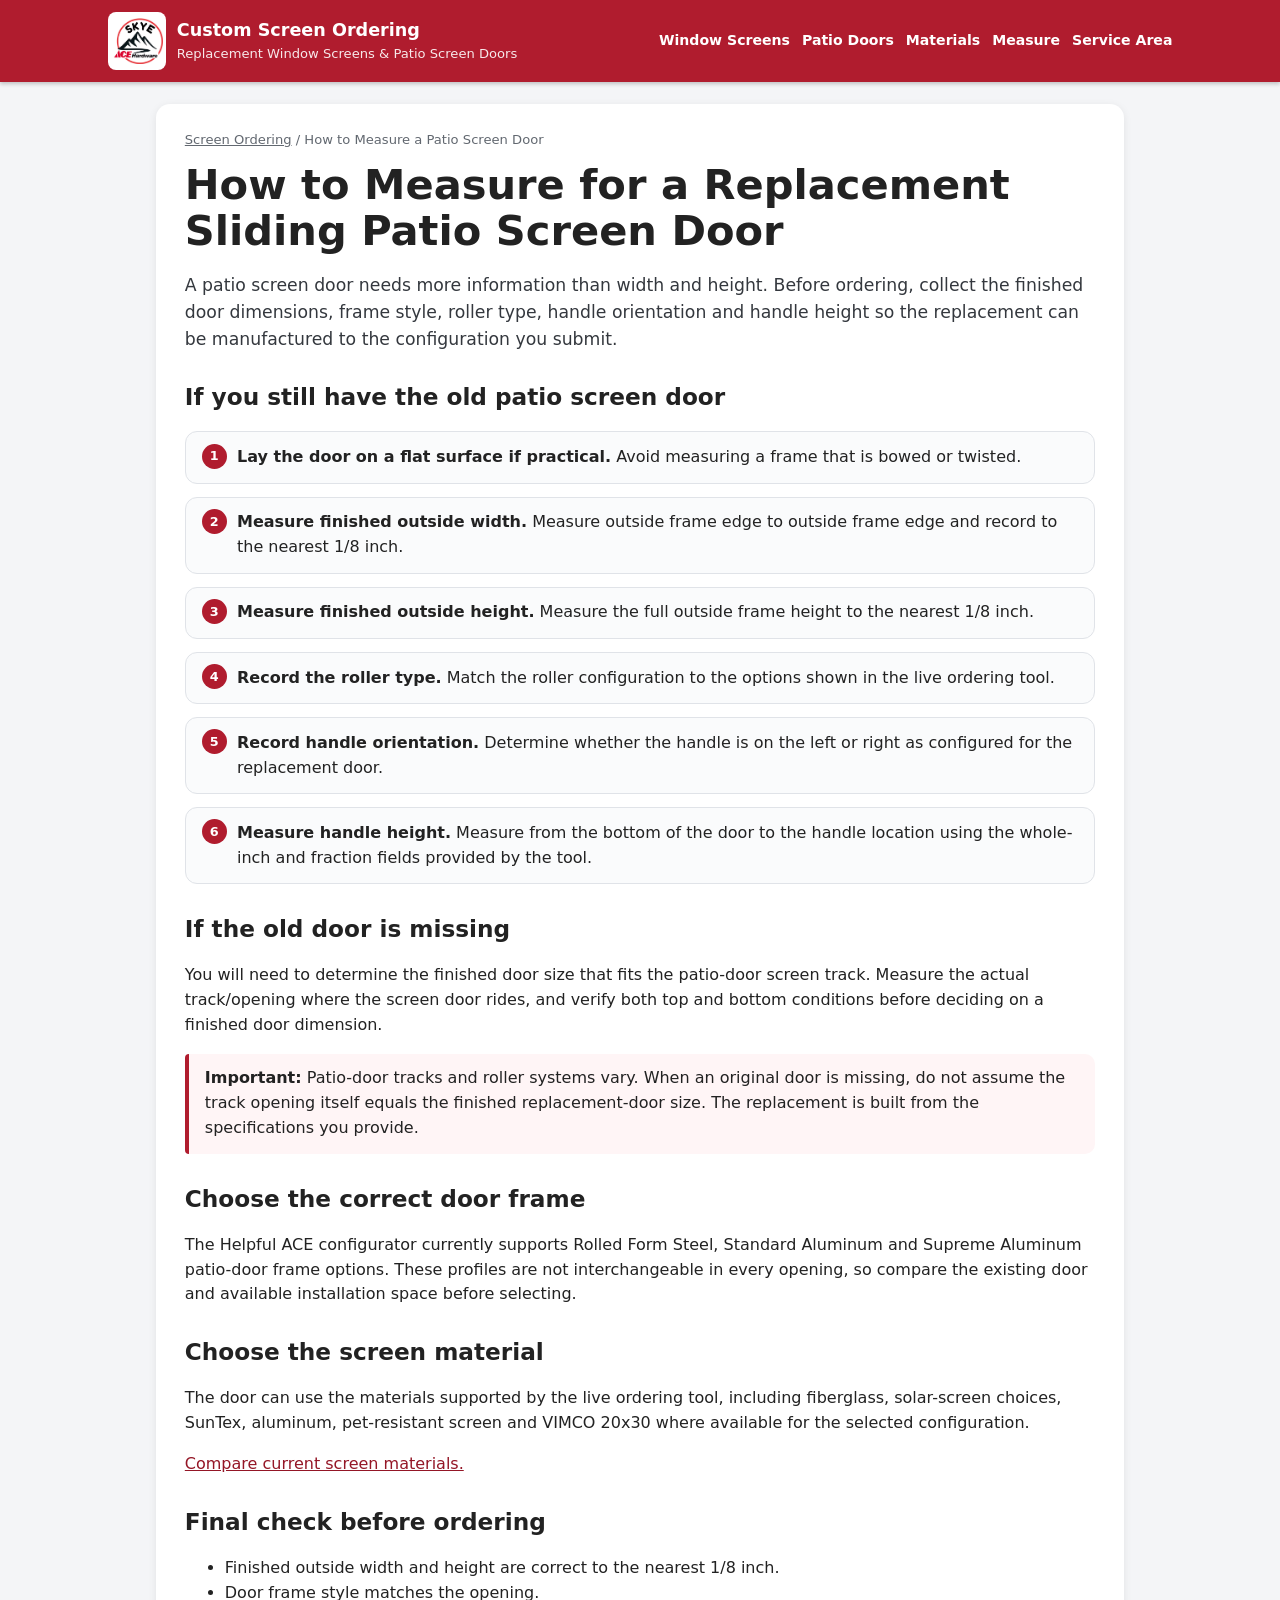
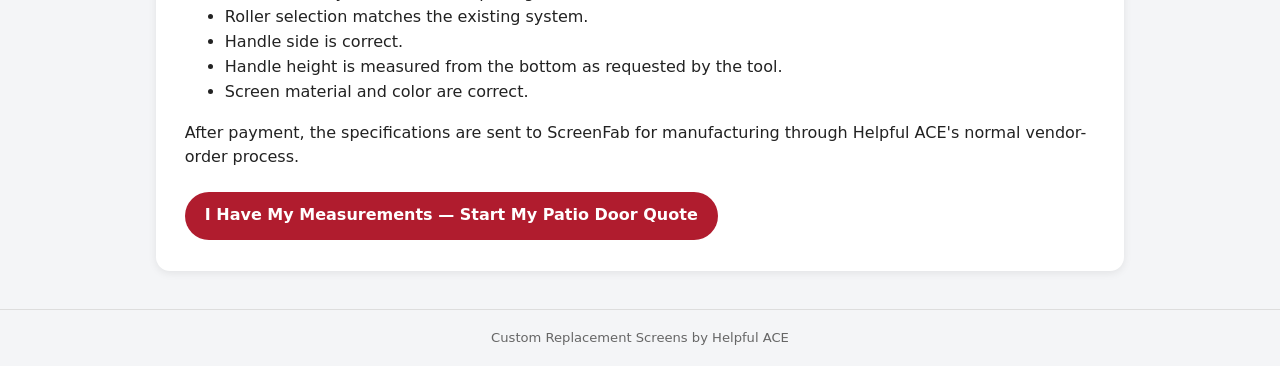
<file: how-to-measure-patio-screen-door.html>
<!doctype html><html lang="en-US"><head><meta charset="utf-8"><meta name="viewport" content="width=device-width,initial-scale=1"><title>How to Measure a Sliding Patio Screen Door | Helpful ACE</title><meta name="description" content="Learn what to measure before ordering a replacement sliding patio screen door from Helpful ACE, including finished width, height, roller type and handle location."><meta name="robots" content="index,follow,max-image-preview:large"><link rel="canonical" href="https://screens.helpful.place/how-to-measure-patio-screen-door"><meta property="og:type" content="article"><meta property="og:title" content="How to Measure a Sliding Patio Screen Door"><meta property="og:description" content="Measure finished door dimensions and record rollers and handle details before building your replacement patio screen door quote."><meta property="og:url" content="https://screens.helpful.place/how-to-measure-patio-screen-door"><meta property="og:image" content="https://screens.helpful.place/skye_ace_logo.png"><link rel="stylesheet" href="/seo-pages.css"><script type="application/ld+json">{"@context":"https://schema.org","@type":"HowTo","name":"How to Measure a Sliding Patio Screen Door","description":"Collect the finished dimensions, roller configuration and handle location needed for a replacement patio screen door quote.","step":[{"@type":"HowToStep","name":"Measure finished width","text":"Measure the finished outside width of the existing screen door frame when available."},{"@type":"HowToStep","name":"Measure finished height","text":"Measure the finished outside height to the nearest one-eighth inch."},{"@type":"HowToStep","name":"Identify rollers","text":"Record the roller type used by the existing patio screen door."},{"@type":"HowToStep","name":"Record handle details","text":"Record handle side and height from the bottom of the door."}]}</script></head><body><header class="seo-header"><div class="seo-header-inner"><a class="seo-brand" href="/"><img src="/skye_ace_logo.png" alt="Skye ACE Hardware"><div><strong>Custom Screen Ordering</strong><span>Replacement Window Screens & Patio Screen Doors</span></div></a><nav class="seo-nav"><a href="/window-screens-las-vegas">Window Screens</a><a href="/patio-screen-doors-las-vegas">Patio Doors</a><a href="/screen-materials">Materials</a><a href="/how-to-measure-patio-screen-door">Measure</a><a href="/las-vegas-valley-service-area">Service Area</a></nav></div></header><main class="seo-main"><article class="seo-card"><div class="breadcrumbs"><a href="/">Screen Ordering</a> / How to Measure a Patio Screen Door</div><h1>How to Measure for a Replacement Sliding Patio Screen Door</h1><p class="seo-lead">A patio screen door needs more information than width and height. Before ordering, collect the finished door dimensions, frame style, roller type, handle orientation and handle height so the replacement can be manufactured to the configuration you submit.</p><h2>If you still have the old patio screen door</h2><ol class="steps"><li><strong>Lay the door on a flat surface if practical.</strong> Avoid measuring a frame that is bowed or twisted.</li><li><strong>Measure finished outside width.</strong> Measure outside frame edge to outside frame edge and record to the nearest 1/8 inch.</li><li><strong>Measure finished outside height.</strong> Measure the full outside frame height to the nearest 1/8 inch.</li><li><strong>Record the roller type.</strong> Match the roller configuration to the options shown in the live ordering tool.</li><li><strong>Record handle orientation.</strong> Determine whether the handle is on the left or right as configured for the replacement door.</li><li><strong>Measure handle height.</strong> Measure from the bottom of the door to the handle location using the whole-inch and fraction fields provided by the tool.</li></ol><h2>If the old door is missing</h2><p>You will need to determine the finished door size that fits the patio-door screen track. Measure the actual track/opening where the screen door rides, and verify both top and bottom conditions before deciding on a finished door dimension.</p><div class="seo-note"><strong>Important:</strong> Patio-door tracks and roller systems vary. When an original door is missing, do not assume the track opening itself equals the finished replacement-door size. The replacement is built from the specifications you provide.</div><h2>Choose the correct door frame</h2><p>The Helpful ACE configurator currently supports Rolled Form Steel, Standard Aluminum and Supreme Aluminum patio-door frame options. These profiles are not interchangeable in every opening, so compare the existing door and available installation space before selecting.</p><h2>Choose the screen material</h2><p>The door can use the materials supported by the live ordering tool, including fiberglass, solar-screen choices, SunTex, aluminum, pet-resistant screen and VIMCO 20x30 where available for the selected configuration.</p><p><a href="/screen-materials">Compare current screen materials.</a></p><h2>Final check before ordering</h2><ul><li>Finished outside width and height are correct to the nearest 1/8 inch.</li><li>Door frame style matches the opening.</li><li>Roller selection matches the existing system.</li><li>Handle side is correct.</li><li>Handle height is measured from the bottom as requested by the tool.</li><li>Screen material and color are correct.</li></ul><p>After payment, the specifications are sent to ScreenFab for manufacturing through Helpful ACE's normal vendor-order process.</p><a class="seo-cta" href="/">I Have My Measurements — Start My Patio Door Quote</a></article></main><footer class="seo-footer">Custom Replacement Screens by Helpful ACE</footer></body></html>
</file>
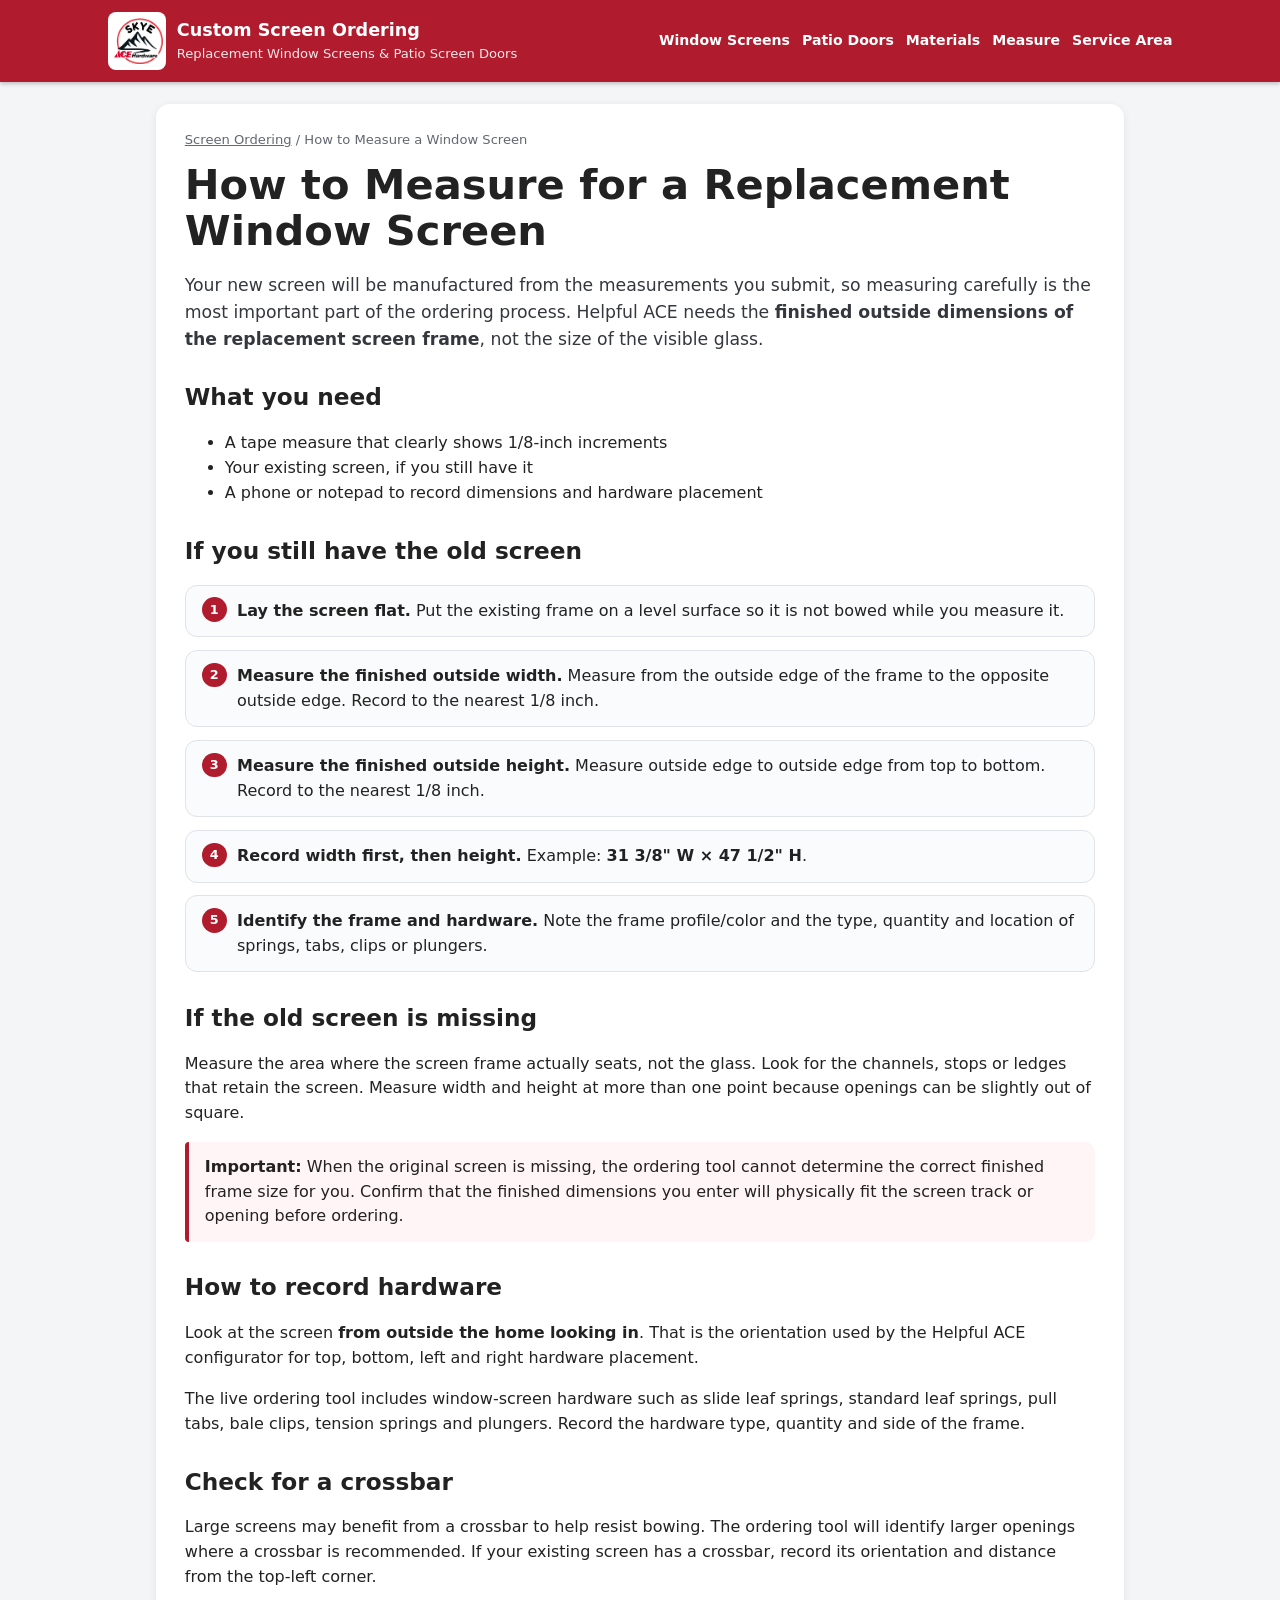
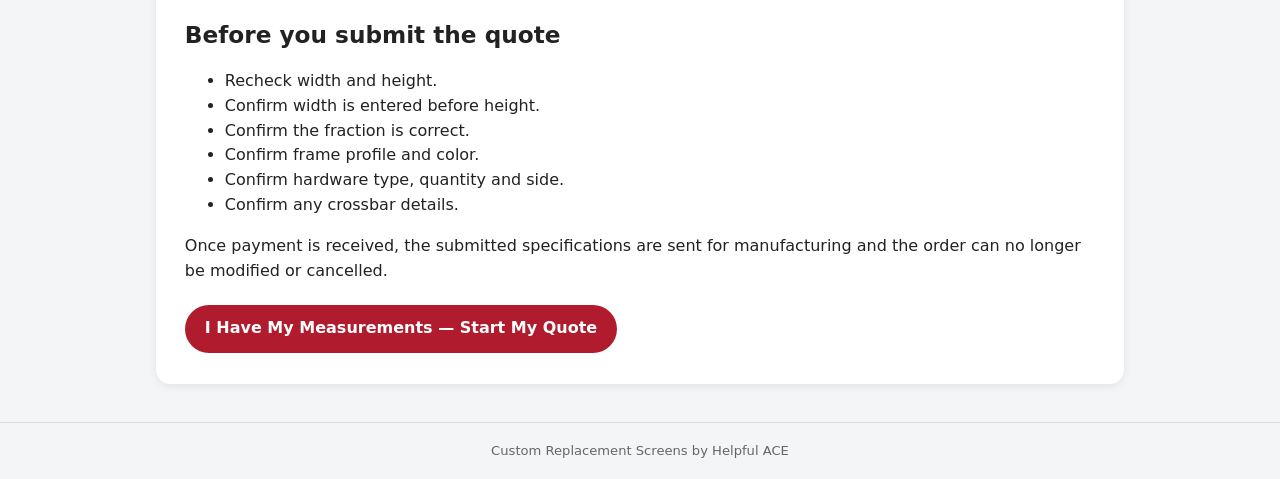
<file: how-to-measure-window-screen.html>
<!doctype html><html lang="en-US"><head><meta charset="utf-8"><meta name="viewport" content="width=device-width,initial-scale=1"><title>How to Measure for a Replacement Window Screen | Helpful ACE</title><meta name="description" content="Learn how to measure a replacement window screen to the nearest 1/8 inch, record frame hardware and prepare the information needed for a Helpful ACE custom screen quote."><meta name="robots" content="index,follow,max-image-preview:large"><link rel="canonical" href="https://screens.helpful.place/how-to-measure-window-screen"><meta property="og:type" content="article"><meta property="og:title" content="How to Measure for a Replacement Window Screen"><meta property="og:description" content="Measure finished outside width and height, identify hardware and prepare your replacement screen quote."><meta property="og:url" content="https://screens.helpful.place/how-to-measure-window-screen"><meta property="og:image" content="https://screens.helpful.place/skye_ace_logo.png"><link rel="stylesheet" href="/seo-pages.css"><script type="application/ld+json">{"@context":"https://schema.org","@type":"HowTo","name":"How to Measure for a Replacement Window Screen","description":"Measure the finished outside dimensions and hardware configuration needed to order a replacement window screen.","step":[{"@type":"HowToStep","name":"Find the finished frame size","text":"Measure outside edge to outside edge of the existing screen frame when available."},{"@type":"HowToStep","name":"Measure width","text":"Measure finished outside width to the nearest one-eighth inch."},{"@type":"HowToStep","name":"Measure height","text":"Measure finished outside height to the nearest one-eighth inch."},{"@type":"HowToStep","name":"Record hardware","text":"Identify the hardware type, quantity and location as viewed from outside the home."}]}</script></head><body><header class="seo-header"><div class="seo-header-inner"><a class="seo-brand" href="/"><img src="/skye_ace_logo.png" alt="Skye ACE Hardware"><div><strong>Custom Screen Ordering</strong><span>Replacement Window Screens & Patio Screen Doors</span></div></a><nav class="seo-nav"><a href="/window-screens-las-vegas">Window Screens</a><a href="/patio-screen-doors-las-vegas">Patio Doors</a><a href="/screen-materials">Materials</a><a href="/how-to-measure-window-screen">Measure</a><a href="/las-vegas-valley-service-area">Service Area</a></nav></div></header><main class="seo-main"><article class="seo-card"><div class="breadcrumbs"><a href="/">Screen Ordering</a> / How to Measure a Window Screen</div><h1>How to Measure for a Replacement Window Screen</h1><p class="seo-lead">Your new screen will be manufactured from the measurements you submit, so measuring carefully is the most important part of the ordering process. Helpful ACE needs the <strong>finished outside dimensions of the replacement screen frame</strong>, not the size of the visible glass.</p><h2>What you need</h2><ul><li>A tape measure that clearly shows 1/8-inch increments</li><li>Your existing screen, if you still have it</li><li>A phone or notepad to record dimensions and hardware placement</li></ul><h2>If you still have the old screen</h2><ol class="steps"><li><strong>Lay the screen flat.</strong> Put the existing frame on a level surface so it is not bowed while you measure it.</li><li><strong>Measure the finished outside width.</strong> Measure from the outside edge of the frame to the opposite outside edge. Record to the nearest 1/8 inch.</li><li><strong>Measure the finished outside height.</strong> Measure outside edge to outside edge from top to bottom. Record to the nearest 1/8 inch.</li><li><strong>Record width first, then height.</strong> Example: <strong>31 3/8&quot; W × 47 1/2&quot; H</strong>.</li><li><strong>Identify the frame and hardware.</strong> Note the frame profile/color and the type, quantity and location of springs, tabs, clips or plungers.</li></ol><h2>If the old screen is missing</h2><p>Measure the area where the screen frame actually seats, not the glass. Look for the channels, stops or ledges that retain the screen. Measure width and height at more than one point because openings can be slightly out of square.</p><div class="seo-note"><strong>Important:</strong> When the original screen is missing, the ordering tool cannot determine the correct finished frame size for you. Confirm that the finished dimensions you enter will physically fit the screen track or opening before ordering.</div><h2>How to record hardware</h2><p>Look at the screen <strong>from outside the home looking in</strong>. That is the orientation used by the Helpful ACE configurator for top, bottom, left and right hardware placement.</p><p>The live ordering tool includes window-screen hardware such as slide leaf springs, standard leaf springs, pull tabs, bale clips, tension springs and plungers. Record the hardware type, quantity and side of the frame.</p><h2>Check for a crossbar</h2><p>Large screens may benefit from a crossbar to help resist bowing. The ordering tool will identify larger openings where a crossbar is recommended. If your existing screen has a crossbar, record its orientation and distance from the top-left corner.</p><h2>Before you submit the quote</h2><ul><li>Recheck width and height.</li><li>Confirm width is entered before height.</li><li>Confirm the fraction is correct.</li><li>Confirm frame profile and color.</li><li>Confirm hardware type, quantity and side.</li><li>Confirm any crossbar details.</li></ul><p>Once payment is received, the submitted specifications are sent for manufacturing and the order can no longer be modified or cancelled.</p><a class="seo-cta" href="/">I Have My Measurements — Start My Quote</a></article></main><footer class="seo-footer">Custom Replacement Screens by Helpful ACE</footer></body></html>
</file>
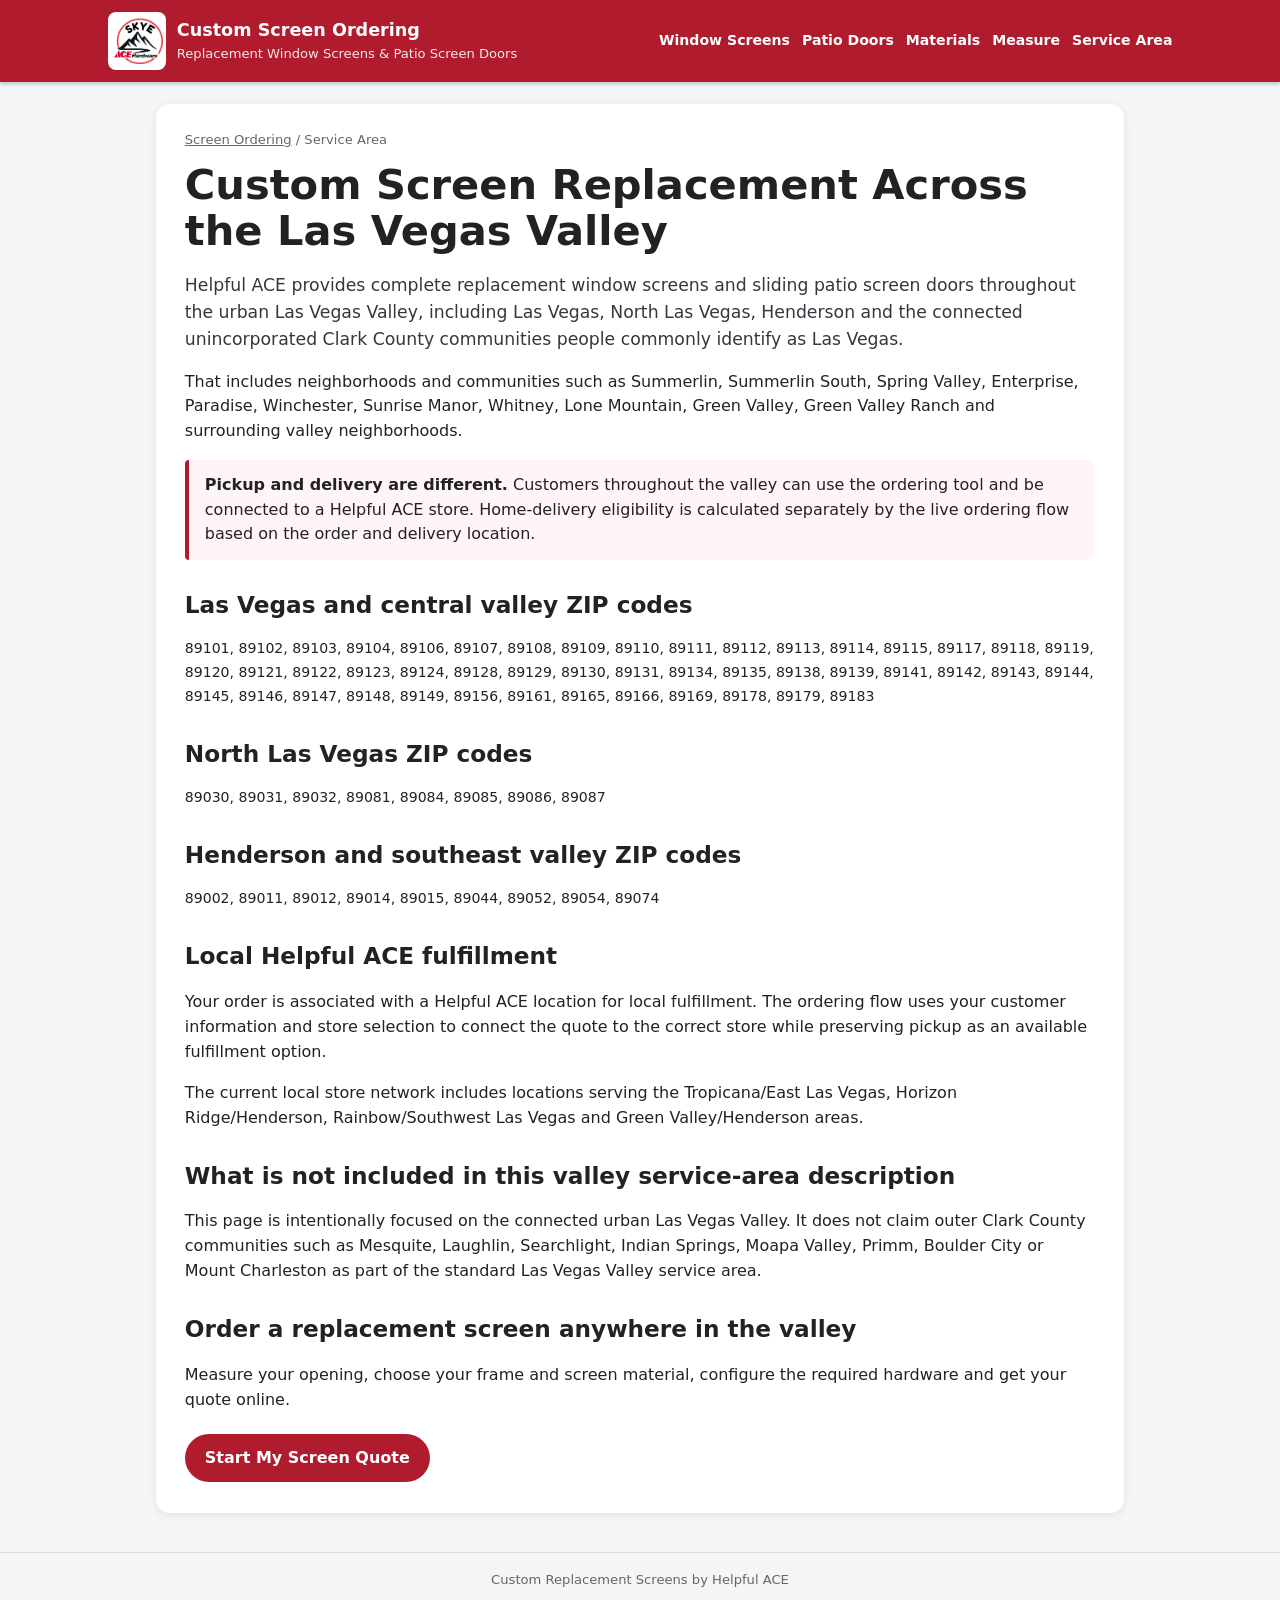
<file: las-vegas-valley-service-area.html>
<!doctype html><html lang="en-US"><head><meta charset="utf-8"><meta name="viewport" content="width=device-width,initial-scale=1"><title>Las Vegas Valley Screen Replacement Service Area | Helpful ACE</title><meta name="description" content="Helpful ACE custom replacement window screens and patio screen doors serve the Las Vegas Valley, including Las Vegas, North Las Vegas, Henderson and connected unincorporated communities."><meta name="robots" content="index,follow,max-image-preview:large"><link rel="canonical" href="https://screens.helpful.place/las-vegas-valley-service-area"><meta property="og:type" content="website"><meta property="og:title" content="Las Vegas Valley Screen Replacement Service Area"><meta property="og:description" content="Custom replacement window screens and patio screen doors across the urban Las Vegas Valley."><meta property="og:url" content="https://screens.helpful.place/las-vegas-valley-service-area"><meta property="og:image" content="https://screens.helpful.place/skye_ace_logo.png"><link rel="stylesheet" href="/seo-pages.css"><script type="application/ld+json">{"@context":"https://schema.org","@type":"Service","name":"Las Vegas Valley Window and Patio Screen Replacement","provider":{"@type":"Organization","name":"Helpful ACE","url":"https://www.helpful.place/"},"areaServed":[{"@type":"City","name":"Las Vegas","addressRegion":"NV"},{"@type":"City","name":"North Las Vegas","addressRegion":"NV"},{"@type":"City","name":"Henderson","addressRegion":"NV"},{"@type":"Place","name":"Las Vegas Valley, Clark County, Nevada"}],"url":"https://screens.helpful.place/las-vegas-valley-service-area"}</script></head><body><header class="seo-header"><div class="seo-header-inner"><a class="seo-brand" href="/"><img src="/skye_ace_logo.png" alt="Skye ACE Hardware"><div><strong>Custom Screen Ordering</strong><span>Replacement Window Screens & Patio Screen Doors</span></div></a><nav class="seo-nav"><a href="/window-screens-las-vegas">Window Screens</a><a href="/patio-screen-doors-las-vegas">Patio Doors</a><a href="/screen-materials">Materials</a><a href="/how-to-measure-window-screen">Measure</a><a href="/las-vegas-valley-service-area">Service Area</a></nav></div></header><main class="seo-main"><article class="seo-card"><div class="breadcrumbs"><a href="/">Screen Ordering</a> / Service Area</div><h1>Custom Screen Replacement Across the Las Vegas Valley</h1><p class="seo-lead">Helpful ACE provides complete replacement window screens and sliding patio screen doors throughout the urban Las Vegas Valley, including Las Vegas, North Las Vegas, Henderson and the connected unincorporated Clark County communities people commonly identify as Las Vegas.</p><p>That includes neighborhoods and communities such as Summerlin, Summerlin South, Spring Valley, Enterprise, Paradise, Winchester, Sunrise Manor, Whitney, Lone Mountain, Green Valley, Green Valley Ranch and surrounding valley neighborhoods.</p><div class="seo-note"><strong>Pickup and delivery are different.</strong> Customers throughout the valley can use the ordering tool and be connected to a Helpful ACE store. Home-delivery eligibility is calculated separately by the live ordering flow based on the order and delivery location.</div><h2>Las Vegas and central valley ZIP codes</h2><p class="zip-list">89101, 89102, 89103, 89104, 89106, 89107, 89108, 89109, 89110, 89111, 89112, 89113, 89114, 89115, 89117, 89118, 89119, 89120, 89121, 89122, 89123, 89124, 89128, 89129, 89130, 89131, 89134, 89135, 89138, 89139, 89141, 89142, 89143, 89144, 89145, 89146, 89147, 89148, 89149, 89156, 89161, 89165, 89166, 89169, 89178, 89179, 89183</p><h2>North Las Vegas ZIP codes</h2><p class="zip-list">89030, 89031, 89032, 89081, 89084, 89085, 89086, 89087</p><h2>Henderson and southeast valley ZIP codes</h2><p class="zip-list">89002, 89011, 89012, 89014, 89015, 89044, 89052, 89054, 89074</p><h2>Local Helpful ACE fulfillment</h2><p>Your order is associated with a Helpful ACE location for local fulfillment. The ordering flow uses your customer information and store selection to connect the quote to the correct store while preserving pickup as an available fulfillment option.</p><p>The current local store network includes locations serving the Tropicana/East Las Vegas, Horizon Ridge/Henderson, Rainbow/Southwest Las Vegas and Green Valley/Henderson areas.</p><h2>What is not included in this valley service-area description</h2><p>This page is intentionally focused on the connected urban Las Vegas Valley. It does not claim outer Clark County communities such as Mesquite, Laughlin, Searchlight, Indian Springs, Moapa Valley, Primm, Boulder City or Mount Charleston as part of the standard Las Vegas Valley service area.</p><h2>Order a replacement screen anywhere in the valley</h2><p>Measure your opening, choose your frame and screen material, configure the required hardware and get your quote online.</p><a class="seo-cta" href="/">Start My Screen Quote</a></article></main><footer class="seo-footer">Custom Replacement Screens by Helpful ACE</footer></body></html>
</file>
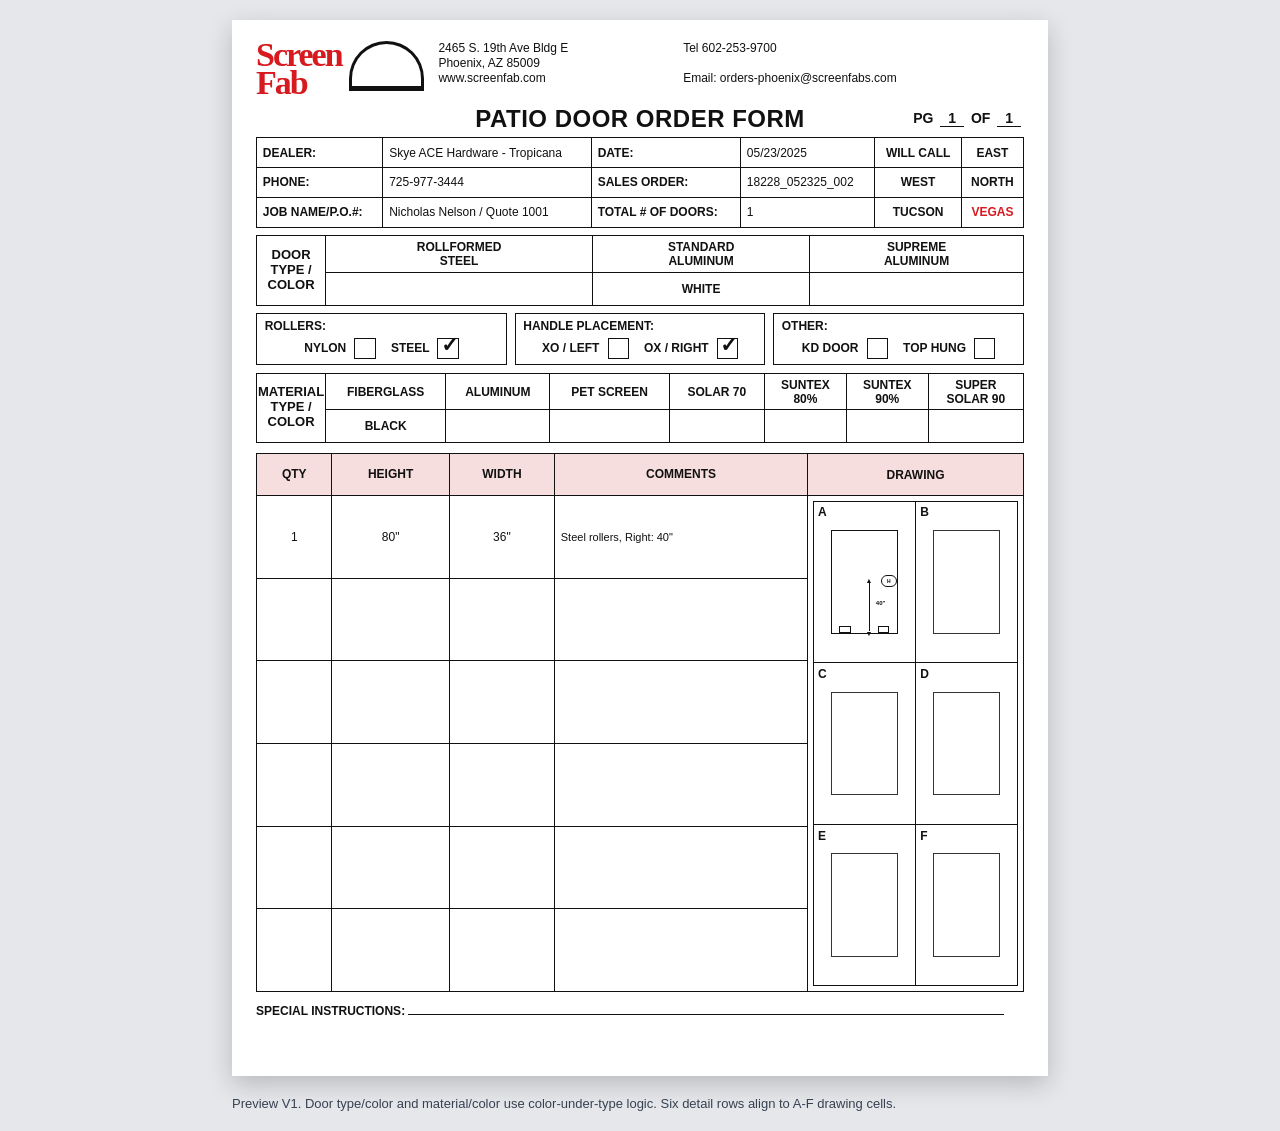
<file: patio-preview-v1.html>
<!doctype html>
<html lang="en">
<head>
<meta charset="utf-8">
<meta name="viewport" content="width=device-width,initial-scale=1">
<title>Patio Door Vendor Preview</title>
<style>
:root{--line:#111;--soft:#f7dede;--red:#d71920}*{box-sizing:border-box}body{margin:0;background:#e5e7eb;font-family:Arial,Helvetica,sans-serif;color:#111}.page{width:8.5in;min-height:11in;margin:20px auto;background:white;padding:.22in .25in;box-shadow:0 8px 24px #0003}.top{display:grid;grid-template-columns:1.75in 2.4in 1fr;gap:.15in;margin-bottom:.08in}.logo{display:flex;gap:.08in}.sf{font-family:Georgia,serif;color:var(--red);font-weight:700;font-size:34px;line-height:.82;letter-spacing:-2px}.arch{width:.95in;height:.52in;border:3px solid #111;border-bottom-width:5px;border-radius:.55in .55in 0 0}.addr,.contact{font-size:12px;line-height:1.25}h1{text-align:center;font-size:24px;letter-spacing:.5px;margin:.02in 0 .05in}.pg{float:right;font-size:14px;font-weight:700;margin-top:-.28in}.pg span{display:inline-block;border-bottom:1px solid #111;min-width:.25in;text-align:center;margin:0 .03in}table{border-collapse:collapse;width:100%}td,th{border:1.5px solid var(--line);padding:.04in .06in;font-size:12px;text-align:center;vertical-align:middle}.meta td{text-align:left;height:.31in}.branch{text-align:center!important;font-weight:700}.vegas{color:var(--red)}.row{display:grid;grid-template-columns:.72in 1fr;margin-top:.08in}.side{border:1.5px solid #111;border-right:0;display:flex;align-items:center;justify-content:center;text-align:center;font-weight:700;font-size:13px;line-height:1.15}.choice th,.choice td{height:.34in}.fill{font-weight:700}.controls{display:grid;grid-template-columns:1fr 1fr 1fr;gap:.08in;margin-top:.08in}.control{border:1.5px solid #111;min-height:.54in;padding:.05in .08in;font-size:12px;font-weight:700}.control-line{display:flex;gap:.16in;align-items:center;justify-content:center;margin-top:.05in;flex-wrap:wrap}.box{display:inline-block;width:.22in;height:.22in;border:1.5px solid #111;margin-left:.05in;vertical-align:middle;position:relative}.checked:after{content:'✓';position:absolute;font-size:21px;line-height:.17in;left:.025in;top:-.02in}.bottom{display:grid;grid-template-columns:1fr 2.25in;margin-top:.10in}.lines th{height:.44in;background:var(--soft)}.lines td{height:.86in}.lines .comment{text-align:left;font-size:11px;white-space:nowrap}.drawing{border:1.5px solid #111;border-left:0}.drawing-head{height:.44in;background:var(--soft);border-bottom:1.5px solid #111;text-align:center;font-weight:700;font-size:12px;line-height:.44in}.drawing-box{height:5.16in;padding:.05in}.grid{display:grid;grid-template-columns:1fr 1fr;grid-template-rows:repeat(3,1fr);height:100%;border-top:1.5px solid #111;border-left:1.5px solid #111}.cell{position:relative;border-right:1.5px solid #111;border-bottom:1.5px solid #111;display:flex;align-items:center;justify-content:center}.letter{position:absolute;top:.04in;left:.045in;font-size:12px;font-weight:700}.door-frame{width:.70in;height:1.08in;border:1.4px solid #111;position:relative}.door-frame.blank{opacity:.85}.handle{position:absolute;right:0;top:43%;width:.17in;height:.13in;border:.8px solid #111;border-radius:999px;background:#fff;font-size:5px;font-weight:700;line-height:.115in;text-align:center}.measure{position:absolute;right:.23in;top:calc(43% + .065in);bottom:0;width:.12in}.measure-line{position:absolute;left:.055in;top:.02in;bottom:.02in;border-left:.8px solid #111}.measure:before,.measure:after{position:absolute;left:.022in;font-size:7px;line-height:1;font-weight:700}.measure:before{content:'▲';top:-.045in}.measure:after{content:'▼';bottom:-.045in}.measure-label{position:absolute;left:.13in;top:36%;font-size:6px;font-weight:700;white-space:nowrap;background:#fff}.roller{position:absolute;bottom:0;width:.12in;height:.075in;border:.8px solid #111;background:#fff}.roller.left{left:.08in}.roller.right{right:.08in}.special{margin-top:.08in;font-size:12px}.line{display:inline-block;border-bottom:1px solid #111;width:6.2in;height:.16in}.note{width:8.5in;margin:0 auto 20px;color:#374151;font-size:13px}@media print{body{background:#fff}.page{box-shadow:none;margin:0}.note{display:none}}
</style>
</head>
<body>
<div class="page">
<div class="top"><div class="logo"><div class="sf">Screen<br>Fab</div><div class="arch"></div></div><div class="addr">2465 S. 19th Ave Bldg E<br>Phoenix, AZ 85009<br>www.screenfab.com</div><div class="contact">Tel 602-253-9700<br><br>Email: orders-phoenix@screenfabs.com</div></div>
<h1>PATIO DOOR ORDER FORM</h1><div class="pg">PG <span>1</span> OF <span>1</span></div>
<table class="meta"><tr><td><b>DEALER:</b></td><td>Skye ACE Hardware - Tropicana</td><td><b>DATE:</b></td><td>05/23/2025</td><td class="branch">WILL CALL</td><td class="branch">EAST</td></tr><tr><td><b>PHONE:</b></td><td>725-977-3444</td><td><b>SALES ORDER:</b></td><td>18228_052325_002</td><td class="branch">WEST</td><td class="branch">NORTH</td></tr><tr><td><b>JOB NAME/P.O.#:</b></td><td>Nicholas Nelson / Quote 1001</td><td><b>TOTAL # OF DOORS:</b></td><td>1</td><td class="branch">TUCSON</td><td class="branch vegas">VEGAS</td></tr></table>
<div class="row"><div class="side">DOOR<br>TYPE / COLOR</div><table class="choice"><tr><th>ROLLFORMED<br>STEEL</th><th>STANDARD<br>ALUMINUM</th><th>SUPREME<br>ALUMINUM</th></tr><tr><td></td><td class="fill">WHITE</td><td></td></tr></table></div>
<div class="controls"><div class="control">ROLLERS:<div class="control-line"><span>NYLON <span class="box"></span></span><span>STEEL <span class="box checked"></span></span></div></div><div class="control">HANDLE PLACEMENT:<div class="control-line"><span>XO / LEFT <span class="box"></span></span><span>OX / RIGHT <span class="box checked"></span></span></div></div><div class="control">OTHER:<div class="control-line"><span>KD DOOR <span class="box"></span></span><span>TOP HUNG <span class="box"></span></span></div></div></div>
<div class="row"><div class="side">MATERIAL<br>TYPE / COLOR</div><table class="choice"><tr><th>FIBERGLASS</th><th>ALUMINUM</th><th>PET SCREEN</th><th>SOLAR 70</th><th>SUNTEX<br>80%</th><th>SUNTEX<br>90%</th><th>SUPER<br>SOLAR 90</th></tr><tr><td class="fill">BLACK</td><td></td><td></td><td></td><td></td><td></td><td></td></tr></table></div>
<div class="bottom"><table class="lines"><tr><th>QTY</th><th>HEIGHT</th><th>WIDTH</th><th>COMMENTS</th></tr><tr><td>1</td><td>80&quot;</td><td>36&quot;</td><td class="comment">Steel rollers, Right: 40&quot;</td></tr><tr><td></td><td></td><td></td><td></td></tr><tr><td></td><td></td><td></td><td></td></tr><tr><td></td><td></td><td></td><td></td></tr><tr><td></td><td></td><td></td><td></td></tr><tr><td></td><td></td><td></td><td></td></tr></table><div class="drawing"><div class="drawing-head">DRAWING</div><div class="drawing-box"><div class="grid"><div class="cell"><span class="letter">A</span><div class="door-frame"><span class="handle">H</span><span class="measure"><span class="measure-line"></span><span class="measure-label">40&quot;</span></span><span class="roller left"></span><span class="roller right"></span></div></div><div class="cell"><span class="letter">B</span><div class="door-frame blank"></div></div><div class="cell"><span class="letter">C</span><div class="door-frame blank"></div></div><div class="cell"><span class="letter">D</span><div class="door-frame blank"></div></div><div class="cell"><span class="letter">E</span><div class="door-frame blank"></div></div><div class="cell"><span class="letter">F</span><div class="door-frame blank"></div></div></div></div></div></div>
<div class="special"><strong>SPECIAL INSTRUCTIONS:</strong> <span class="line"></span></div>
</div>
<div class="note">Preview V1. Door type/color and material/color use color-under-type logic. Six detail rows align to A-F drawing cells.</div>
</body>
</html>
</file>
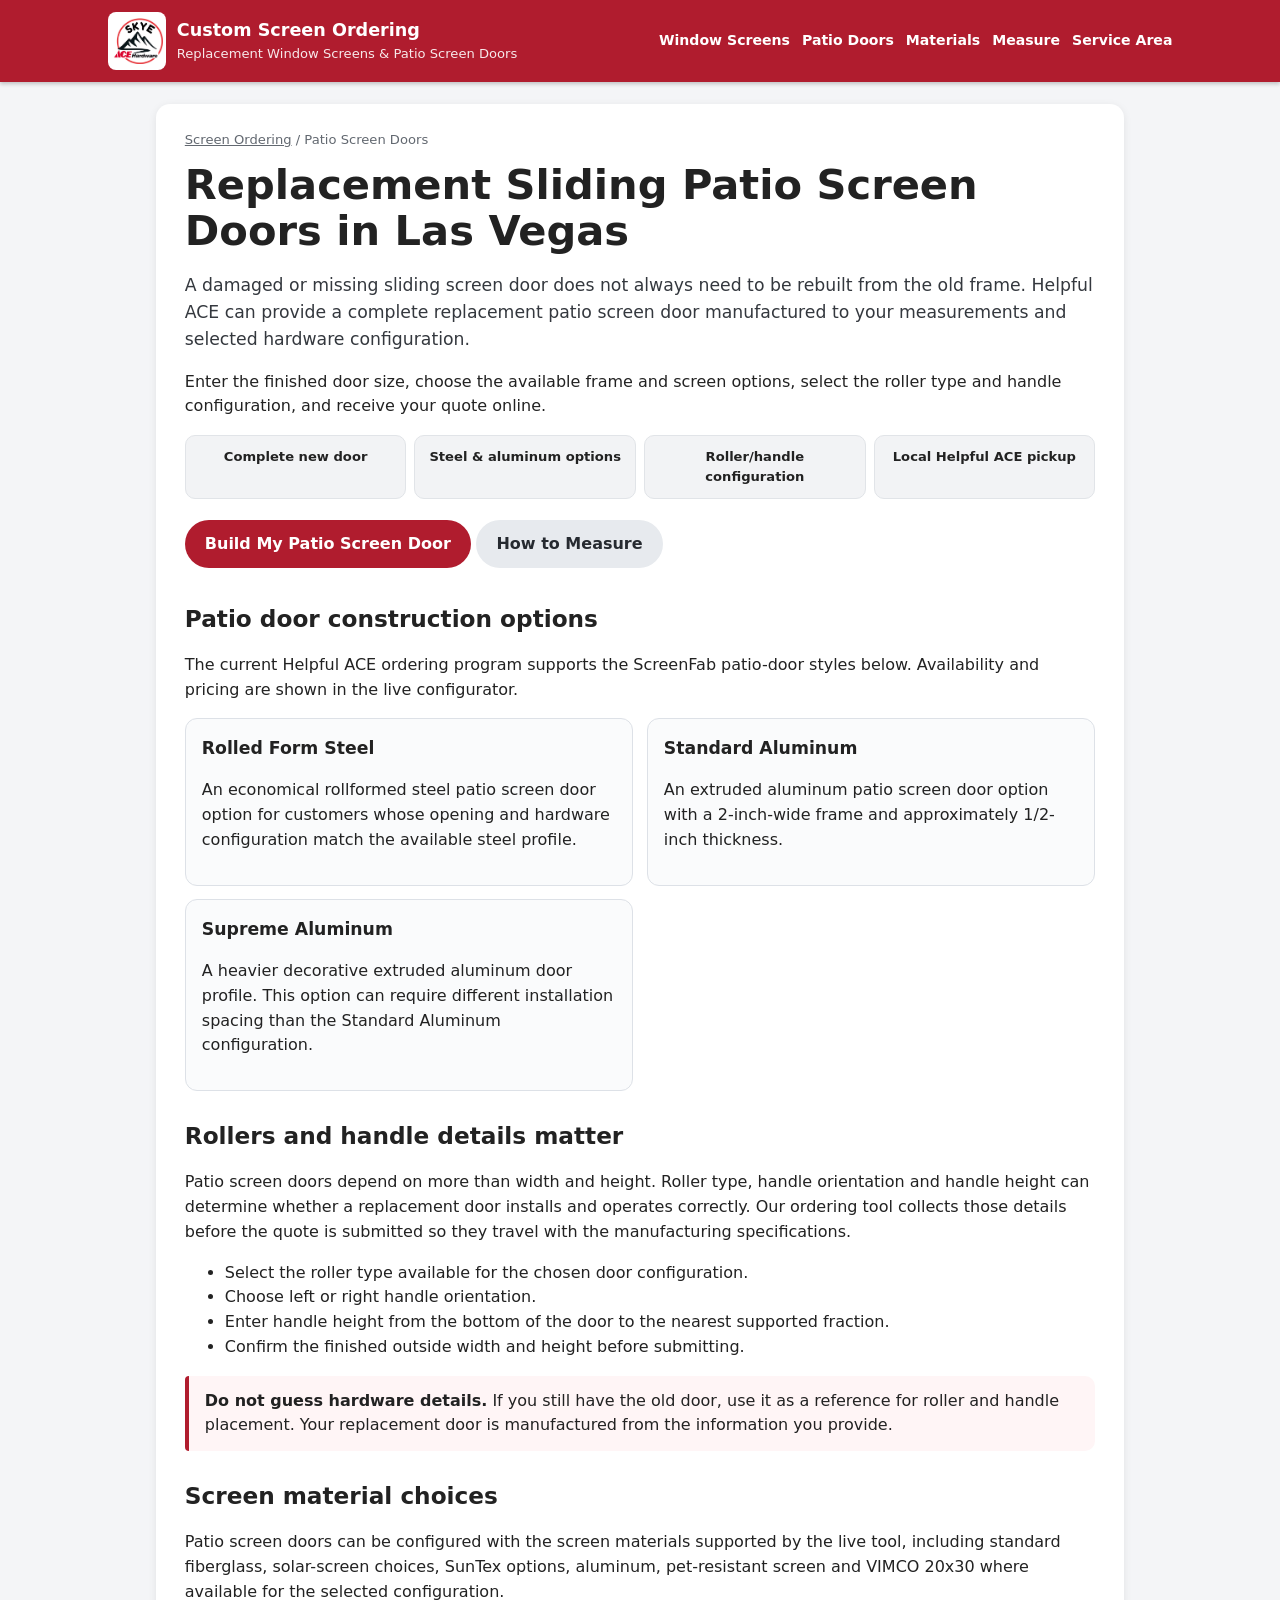
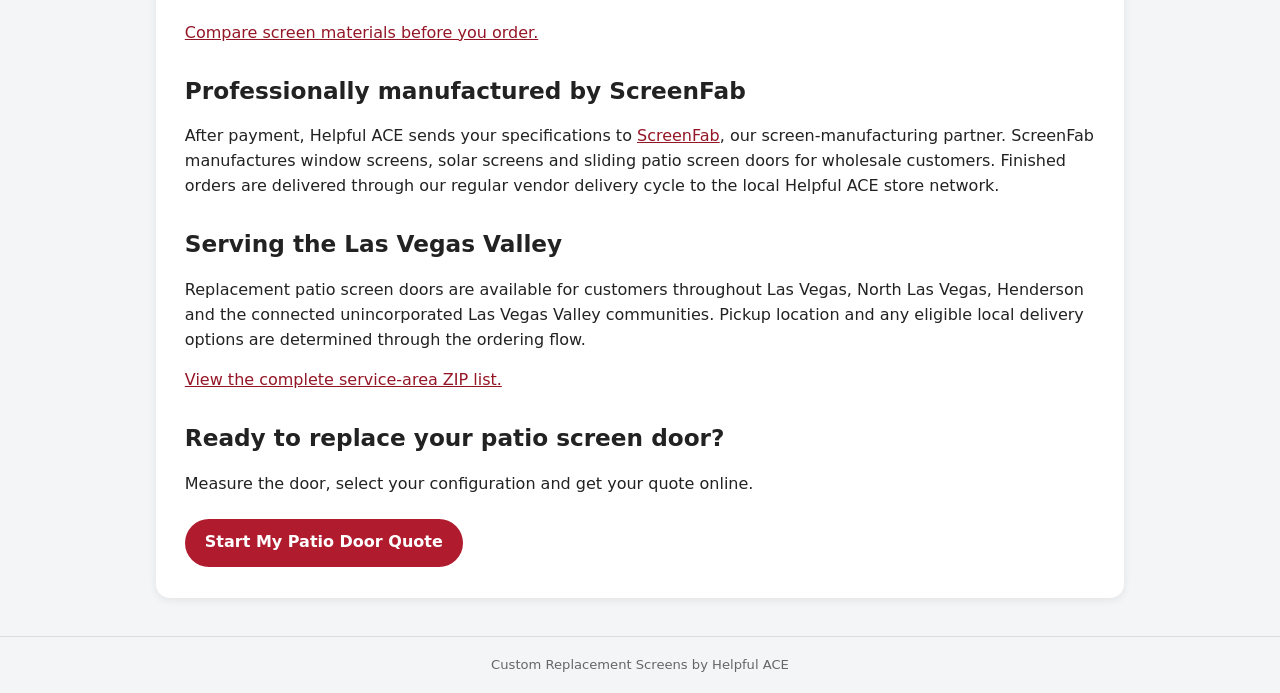
<file: patio-screen-doors-las-vegas.html>
<!doctype html><html lang="en-US"><head><meta charset="utf-8"><meta name="viewport" content="width=device-width,initial-scale=1"><title>Sliding Patio Screen Door Replacement Las Vegas | Helpful ACE</title><meta name="description" content="Order a custom replacement sliding patio screen door in the Las Vegas Valley. Choose frame style, screen material, rollers and handle details online with Helpful ACE."><meta name="robots" content="index,follow,max-image-preview:large"><link rel="canonical" href="https://screens.helpful.place/patio-screen-doors-las-vegas"><meta property="og:type" content="website"><meta property="og:title" content="Sliding Patio Screen Door Replacement Las Vegas | Helpful ACE"><meta property="og:description" content="Build a complete replacement patio screen door online with your measurements, frame, mesh, rollers and handle details."><meta property="og:url" content="https://screens.helpful.place/patio-screen-doors-las-vegas"><meta property="og:image" content="https://screens.helpful.place/skye_ace_logo.png"><link rel="stylesheet" href="/seo-pages.css"><script type="application/ld+json">{"@context":"https://schema.org","@type":"Service","name":"Replacement Sliding Patio Screen Doors","serviceType":"Complete replacement sliding patio screen doors built to customer-provided measurements","provider":{"@type":"Organization","name":"Helpful ACE","url":"https://www.helpful.place/"},"areaServed":{"@type":"Place","name":"Las Vegas Valley, Nevada"},"url":"https://screens.helpful.place/patio-screen-doors-las-vegas"}</script></head><body><header class="seo-header"><div class="seo-header-inner"><a class="seo-brand" href="/"><img src="/skye_ace_logo.png" alt="Skye ACE Hardware"><div><strong>Custom Screen Ordering</strong><span>Replacement Window Screens & Patio Screen Doors</span></div></a><nav class="seo-nav"><a href="/window-screens-las-vegas">Window Screens</a><a href="/patio-screen-doors-las-vegas">Patio Doors</a><a href="/screen-materials">Materials</a><a href="/how-to-measure-patio-screen-door">Measure</a><a href="/las-vegas-valley-service-area">Service Area</a></nav></div></header><main class="seo-main"><article class="seo-card"><div class="breadcrumbs"><a href="/">Screen Ordering</a> / Patio Screen Doors</div><h1>Replacement Sliding Patio Screen Doors in Las Vegas</h1><p class="seo-lead">A damaged or missing sliding screen door does not always need to be rebuilt from the old frame. Helpful ACE can provide a complete replacement patio screen door manufactured to your measurements and selected hardware configuration.</p><p>Enter the finished door size, choose the available frame and screen options, select the roller type and handle configuration, and receive your quote online.</p><div class="trust-strip"><span>Complete new door</span><span>Steel & aluminum options</span><span>Roller/handle configuration</span><span>Local Helpful ACE pickup</span></div><a class="seo-cta" href="/">Build My Patio Screen Door</a><a class="seo-cta secondary" href="/how-to-measure-patio-screen-door">How to Measure</a><h2>Patio door construction options</h2><p>The current Helpful ACE ordering program supports the ScreenFab patio-door styles below. Availability and pricing are shown in the live configurator.</p><div class="seo-grid"><div class="seo-tile"><h3>Rolled Form Steel</h3><p>An economical rollformed steel patio screen door option for customers whose opening and hardware configuration match the available steel profile.</p></div><div class="seo-tile"><h3>Standard Aluminum</h3><p>An extruded aluminum patio screen door option with a 2-inch-wide frame and approximately 1/2-inch thickness.</p></div><div class="seo-tile"><h3>Supreme Aluminum</h3><p>A heavier decorative extruded aluminum door profile. This option can require different installation spacing than the Standard Aluminum configuration.</p></div></div><h2>Rollers and handle details matter</h2><p>Patio screen doors depend on more than width and height. Roller type, handle orientation and handle height can determine whether a replacement door installs and operates correctly. Our ordering tool collects those details before the quote is submitted so they travel with the manufacturing specifications.</p><ul><li>Select the roller type available for the chosen door configuration.</li><li>Choose left or right handle orientation.</li><li>Enter handle height from the bottom of the door to the nearest supported fraction.</li><li>Confirm the finished outside width and height before submitting.</li></ul><div class="seo-note"><strong>Do not guess hardware details.</strong> If you still have the old door, use it as a reference for roller and handle placement. Your replacement door is manufactured from the information you provide.</div><h2>Screen material choices</h2><p>Patio screen doors can be configured with the screen materials supported by the live tool, including standard fiberglass, solar-screen choices, SunTex options, aluminum, pet-resistant screen and VIMCO 20x30 where available for the selected configuration.</p><p><a href="/screen-materials">Compare screen materials before you order.</a></p><h2>Professionally manufactured by ScreenFab</h2><p>After payment, Helpful ACE sends your specifications to <a href="https://screenfabs.com/" rel="noopener">ScreenFab</a>, our screen-manufacturing partner. ScreenFab manufactures window screens, solar screens and sliding patio screen doors for wholesale customers. Finished orders are delivered through our regular vendor delivery cycle to the local Helpful ACE store network.</p><h2>Serving the Las Vegas Valley</h2><p>Replacement patio screen doors are available for customers throughout Las Vegas, North Las Vegas, Henderson and the connected unincorporated Las Vegas Valley communities. Pickup location and any eligible local delivery options are determined through the ordering flow.</p><p><a href="/las-vegas-valley-service-area">View the complete service-area ZIP list.</a></p><h2>Ready to replace your patio screen door?</h2><p>Measure the door, select your configuration and get your quote online.</p><a class="seo-cta" href="/">Start My Patio Door Quote</a></article></main><footer class="seo-footer">Custom Replacement Screens by Helpful ACE</footer></body></html>
</file>
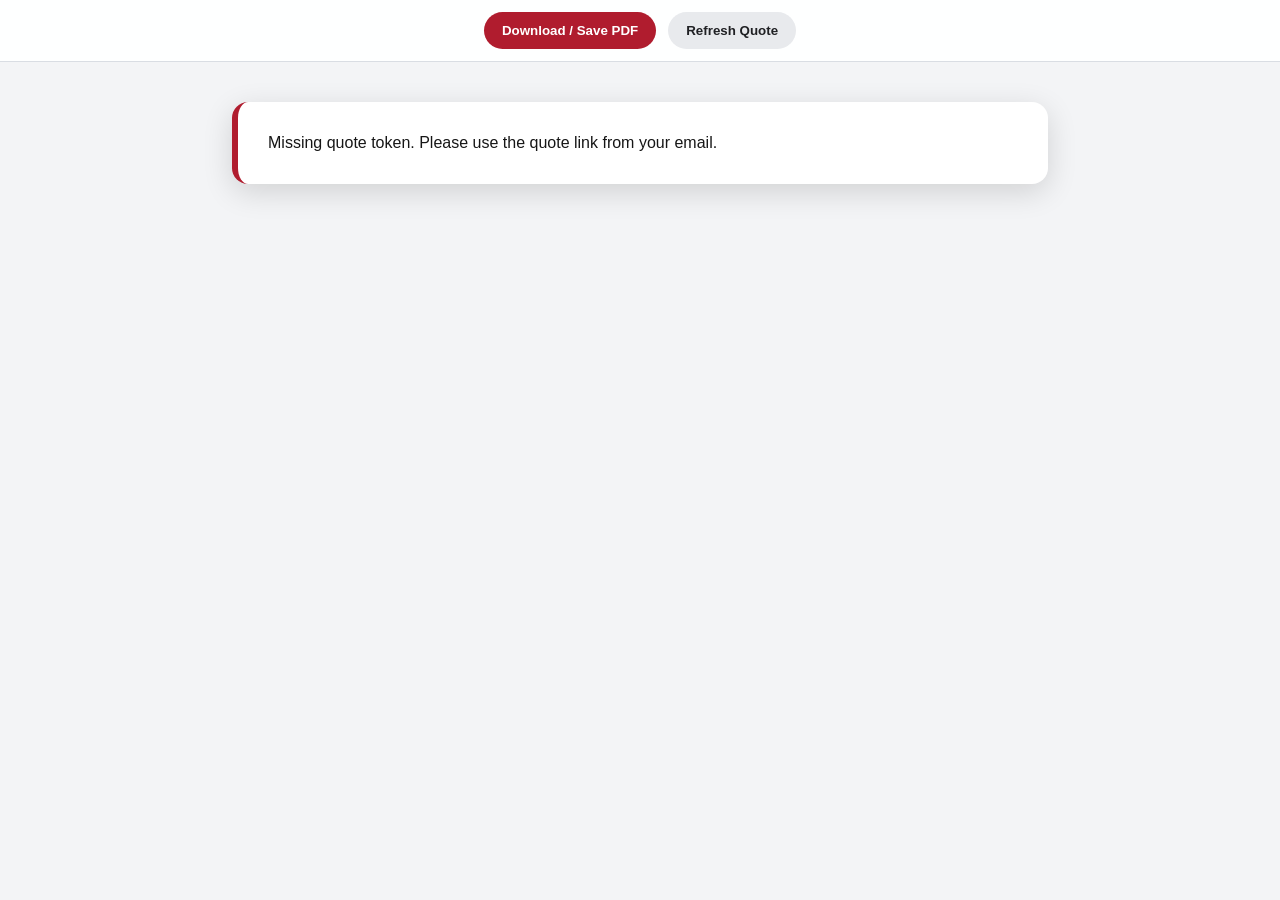
<file: quote.html>
<!DOCTYPE html>
<html lang="en">
<head>
  <meta charset="UTF-8" />
  <meta name="viewport" content="width=device-width, initial-scale=1" />
  <title>Screen Quote | Helpful ACE</title>
  <style>
    :root { --ace-red:#b01c2e; --ace-red-bright:#e72832; --ink:#161616; --muted:#5f6368; --line:#d9dde3; --bg:#f3f4f6; --soft-red:#fff4f5; }
    * { box-sizing: border-box; }
    body { margin:0; background:var(--bg); color:var(--ink); font-family:Arial,Helvetica,sans-serif; line-height:1.35; }
    .toolbar { position:sticky; top:0; z-index:10; display:flex; justify-content:center; gap:12px; padding:12px; background:rgba(255,255,255,.96); border-bottom:1px solid var(--line); }
    .btn { border:0; border-radius:999px; padding:11px 18px; font-weight:700; cursor:pointer; text-decoration:none; display:inline-flex; align-items:center; justify-content:center; }
    .btn-primary { background:var(--ace-red); color:white; }
    .btn-secondary { background:#e8eaed; color:#202124; }
    .page { width:8.5in; min-height:11in; margin:24px auto; background:white; box-shadow:0 8px 30px rgba(0,0,0,.14); overflow:hidden; }
    .quote-header { padding:.28in .42in .18in; background:white; }
    .brand-panel { position:relative; display:grid; grid-template-columns:1.35in 1fr auto; align-items:center; gap:.2in; min-height:.9in; padding:.13in .22in .13in .14in; background:linear-gradient(90deg,var(--ace-red-bright),var(--ace-red)); border-radius:18px; color:white; overflow:visible; box-shadow:0 5px 16px rgba(176,28,46,.18); }
    .brand-panel::before,.brand-panel::after { content:""; position:absolute; left:1.52in; right:.2in; height:3px; background:rgba(255,255,255,.86); }
    .brand-panel::before { top:.11in; } .brand-panel::after { bottom:.11in; }
    .logo-wrap { position:relative; z-index:2; width:1.28in; height:.92in; display:flex; align-items:center; justify-content:center; background:#fff; border-radius:12px; padding:.04in; box-shadow:0 3px 10px rgba(0,0,0,.18); }
    .logo-wrap img { width:100%; height:100%; object-fit:contain; display:block; }
    .header-text { position:relative; z-index:2; min-width:0; }
    .header-title { font-size:27px; font-weight:800; margin:0; line-height:1.05; letter-spacing:-.01em; }
    .header-subtitle { margin:5px 0 0; font-size:14px; font-weight:700; }
    .header-tag { position:relative; z-index:2; border:1px solid rgba(255,255,255,.55); border-radius:999px; padding:7px 12px; font-size:11px; font-weight:800; text-transform:uppercase; letter-spacing:.06em; white-space:nowrap; background:rgba(255,255,255,.12); }
    .content { padding:.08in .42in .42in; }
    .quote-id-line { display:flex; align-items:baseline; gap:8px; margin:0 0 8px; color:var(--muted); font-size:11px; font-weight:400; }
    .quote-id-line span { text-transform:uppercase; letter-spacing:.06em; font-size:9.5px; font-weight:700; color:#6b7280; }
    .quote-id-line strong { font-size:11px; font-weight:500; color:#374151; word-break:break-word; }
    .status-strip { display:grid; grid-template-columns:repeat(3,1fr); gap:10px; margin-bottom:14px; border:1px solid var(--line); border-radius:14px; background:#fafafa; padding:10px 12px; min-height:.56in; }
    .status-item span { display:block; color:var(--muted); font-size:10px; text-transform:uppercase; letter-spacing:.06em; font-weight:700; }
    .status-item strong { display:block; font-size:12px; margin-top:3px; word-break:break-word; }
    .cards { display:grid; grid-template-columns:1fr 1fr .95fr; gap:12px; margin-bottom:14px; }
    .card { border:1px solid var(--line); border-radius:14px; background:white; padding:13px 14px; min-height:1.25in; }
    .card h2,.section h2 { margin:0 0 8px; font-size:15px; line-height:1.1; }
    .card p { margin:0; font-size:12px; }
    .totals-row { display:flex; justify-content:space-between; gap:12px; font-size:12px; margin:3px 0; }
    .totals-row.total { margin-top:7px; padding-top:7px; border-top:1px solid var(--line); font-weight:800; font-size:14px; }
    .section { border:1px solid var(--line); border-radius:14px; padding:13px 14px; margin-bottom:14px; background:white; }
    .fulfillment { display:flex; justify-content:space-between; gap:14px; align-items:center; }
    .pill { display:inline-block; border-radius:999px; padding:6px 10px; font-size:12px; font-weight:800; background:#fce8ea; color:var(--ace-red); white-space:nowrap; }
    table { width:100%; border-collapse:collapse; font-size:10.5px; }
    th { text-align:left; background:#eef0f3; border:1px solid var(--line); padding:6px; font-size:10px; }
    td { border:1px solid var(--line); padding:6px; vertical-align:top; }
    .money { text-align:right; white-space:nowrap; }
    .payment-box { border:2px solid var(--ace-red); border-radius:14px; padding:14px 16px; background:var(--soft-red); margin-bottom:14px; display:grid; grid-template-columns:1fr auto; gap:14px; align-items:center; }
    .payment-box h2 { margin:0 0 6px; font-size:16px; }
    .payment-box p { margin:0; font-size:13px; }
    .pay-now-button { display:inline-flex; align-items:center; justify-content:center; min-width:1.25in; padding:12px 18px; border-radius:999px; background:var(--ace-red); color:#fff; font-size:15px; font-weight:800; text-decoration:none; white-space:nowrap; box-shadow:0 3px 8px rgba(176,28,46,.22); }
    .pay-now-button.disabled { pointer-events:none; background:#9aa0a6; box-shadow:none; }
    .policy { font-size:10.5px; color:#333; border-top:1px solid var(--line); padding-top:12px; }
    .muted { color:var(--muted); }
    .loading,.error { width:8.5in; margin:40px auto; padding:30px; background:white; border-radius:16px; box-shadow:0 8px 30px rgba(0,0,0,.14); }
    .error { border-left:6px solid var(--ace-red); }
    @media print { body{background:white}.toolbar{display:none}.page{width:auto;min-height:auto;margin:0;box-shadow:none}.brand-panel,.pay-now-button{box-shadow:none}@page{size:letter portrait;margin:.25in}.section,.card,.payment-box{break-inside:avoid}tr{break-inside:avoid} }
  </style>
</head>
<body>
  <div class="toolbar"><button class="btn btn-primary" onclick="window.print()">Download / Save PDF</button><button class="btn btn-secondary" onclick="location.reload()">Refresh Quote</button></div>
  <div id="loading" class="loading">Loading quote...</div><div id="error" class="error" hidden></div>
  <article id="quotePage" class="page" hidden>
    <header class="quote-header"><div class="brand-panel"><div class="logo-wrap"><img src="skye_ace_logo.png" alt="Skye ACE Hardware" /></div><div class="header-text"><h1 class="header-title">Screen Tool</h1><p class="header-subtitle">Custom Window &amp; Door Screen Quote</p></div><div class="header-tag">Helpful ACE</div></div></header>
    <main class="content">
      <div class="quote-id-line"><span>Quote ID</span><strong id="quoteId"></strong></div>
      <section class="status-strip"><div class="status-item"><span>Status</span><strong id="quoteStatus"></strong></div><div class="status-item"><span>Created</span><strong id="quoteCreated"></strong></div><div class="status-item"><span>Valid Through</span><strong id="quoteExpires"></strong></div></section>
      <section class="cards"><div class="card"><h2>Customer</h2><p id="customerBlock"></p></div><div class="card"><h2>Selected Store</h2><p id="storeBlock"></p></div><div class="card"><h2>Quote Totals</h2><div class="totals-row"><span>Subtotal</span><strong id="subtotal"></strong></div><div class="totals-row"><span>Tax</span><strong id="tax"></strong></div><div class="totals-row"><span>Delivery</span><strong id="delivery"></strong></div><div class="totals-row total"><span>Total</span><strong id="total"></strong></div></div></section>
      <section class="section fulfillment"><div><h2>Pickup / Delivery</h2><div id="fulfillmentDetails" class="muted"></div></div><div class="pill" id="fulfillmentPill"></div></section>
      <section class="section"><h2>Screens on this quote</h2><table><thead><tr><th>#</th><th>Type</th><th>Qty</th><th>Width</th><th>Height</th><th>Frame</th><th>Material</th><th>Crossbar /<br>Handle</th><th>Hardware</th><th>Line Price</th></tr></thead><tbody id="itemsBody"></tbody></table></section>
      <section class="payment-box"><div><h2>Payment Required Before Production</h2><p>Review your quote for accuracy. To place the order, pay online or visit the selected store to pay in person.</p></div><a id="paymentLink" class="pay-now-button" target="_blank" rel="noopener">Pay Now</a></section>
      <section class="policy"><strong>Important:</strong> Once payment is received, production on your order will begin and the order can no longer be cancelled or modified. Quotes are valid for 30 days from the quote creation date.</section>
    </main>
  </article>
  <script>
    const API_BASE_URL='https://screen-ordering-api.nnelson.workers.dev';
    const params=new URLSearchParams(window.location.search);
    const token=params.get('token')||params.get('quote')||params.get('view_token');
    const $=(id)=>document.getElementById(id);
    const esc=(value)=>String(value??'').replace(/[&<>"']/g,(ch)=>({'&':'&amp;','<':'&lt;','>':'&gt;','"':'&quot;',"'":'&#39;'}[ch]));
    const money=(cents)=>new Intl.NumberFormat('en-US',{style:'currency',currency:'USD'}).format((Number(cents)||0)/100);
    const dateFmt=(value)=>{if(!value)return '';const date=new Date(value);if(Number.isNaN(date.getTime()))return '';return new Intl.DateTimeFormat('en-US',{month:'short',day:'numeric',year:'numeric'}).format(date);};
    const title=(value)=>{const s=String(value||'').trim();return s?s.charAt(0).toUpperCase()+s.slice(1):'';};
    function measureShort(value){const raw=String(value||'').trim();if(!raw)return '';const cleaned=raw.replace(/[“”]/g,'"').replace(/\s+/g,' ');const match=cleaned.match(/^(\d+(?:\.\d+)?(?:\s+\d+\/\d+)?|\d+\/\d+)/);const base=match?match[1]:cleaned.split(/\s+/)[0].replace(/"/g,'');return base?base.replace(/"/g,'')+'"':'';}
    function itemCrossbarHandle(item){if(String(item.type||'').toLowerCase()==='door'){const sideRaw=String(item.handle_orientation||'').toLowerCase();const side=(sideRaw.includes('left')||sideRaw==='xo'||sideRaw.includes('xo'))?'L':'R';const measurement=measureShort(item.handle_height_display);return measurement?side+':'+measurement:side;}if(!item.crossbar_needed)return 'None';const orientation=String(item.crossbar_orientation||'').toLowerCase().charAt(0)==='v'?'V':'H';const distance=measureShort(item.crossbar_distance_display);return distance?orientation+':'+distance:orientation;}
    function itemHardware(item){if(item.type==='door'){const parts=[];if(item.roller_type)parts.push('Rollers: '+item.roller_type);return parts.join('; ')||'-';}if(!item.hardware_json)return '-';if(Array.isArray(item.hardware_json))return item.hardware_json.map((h)=>`${h.label||h.typeId||'Hardware'} x${h.qty||1} ${h.side||''}`.trim()).join('; ');return String(item.hardware_json);}
    function fulfillmentLabel(quote){const method=String(quote.fulfillment_method||'').toLowerCase();if(method==='delivery'||Number(quote.delivery_cents)>0)return 'Delivery';return 'Pickup';}
    function render(data){
      const quote=data.quote||{};const items=data.items||[];
      $('quoteId').textContent=quote.id||'';$('quoteStatus').textContent=title(quote.status||'submitted');$('quoteCreated').textContent=dateFmt(quote.created_at);$('quoteExpires').textContent=dateFmt(quote.validity_expires_at);
      $('customerBlock').innerHTML=[quote.customer_name,quote.customer_street,[quote.customer_city,quote.customer_state,quote.customer_zip].filter(Boolean).join(', ').replace(', '+quote.customer_zip,' '+quote.customer_zip),quote.customer_phone,quote.customer_email].filter(Boolean).map(esc).join('<br>');
      $('storeBlock').innerHTML=[quote.store_name,quote.store_street,[quote.store_city,quote.store_state,quote.store_zip].filter(Boolean).join(', ').replace(', '+quote.store_zip,' '+quote.store_zip),quote.store_phone,quote.store_email].filter(Boolean).map(esc).join('<br>');
      $('subtotal').textContent=money(quote.subtotal_cents);$('tax').textContent=money(quote.tax_cents);$('delivery').textContent=money(quote.delivery_cents);$('total').textContent=money(quote.total_cents);
      const fLabel=fulfillmentLabel(quote);$('fulfillmentPill').textContent=fLabel;const fDetails=[];if(fLabel==='Delivery'){fDetails.push('Delivery fee: '+money(quote.delivery_cents));if(quote.delivery_distance_miles!=null)fDetails.push('Estimated distance from selected store: '+quote.delivery_distance_miles+' miles');}else{fDetails.push('Pickup at selected store.');}$('fulfillmentDetails').textContent=fDetails.join(' | ');
      $('itemsBody').innerHTML=items.map((item,index)=>`<tr><td>${index+1}</td><td>${esc(title(item.type))}</td><td>${esc(item.qty)}</td><td>${esc(item.width_display)}</td><td>${esc(item.height_display)}</td><td>${esc(item.frame_type)} / ${esc(item.frame_color)}</td><td>${esc(item.material_type)} / ${esc(item.material_color)}</td><td>${esc(itemCrossbarHandle(item))}</td><td>${esc(itemHardware(item))}</td><td class="money">${money(item.line_total_cents)}</td></tr>`).join('');
      const paymentUrl=quote.payment_url||'';const paymentLink=$('paymentLink');paymentLink.href=paymentUrl||'#';paymentLink.textContent=paymentUrl?'Pay Now':'Payment Link Unavailable';paymentLink.classList.toggle('disabled',!paymentUrl);
      $('loading').hidden=true;$('quotePage').hidden=false;document.title=`Screen Quote ${quote.id||''} | Helpful ACE`;
    }
    async function loadQuote(){if(!token)throw new Error('Missing quote token. Please use the quote link from your email.');const res=await fetch(`${API_BASE_URL}/api/quote/view/${encodeURIComponent(token)}`);const data=await res.json();if(!res.ok||!data.ok)throw new Error(data.error||'Quote could not be loaded.');render(data);}
    loadQuote().catch((err)=>{$('loading').hidden=true;$('error').hidden=false;$('error').textContent=err.message||'Quote could not be loaded.';});
  </script>
</body>
</html>
</file>
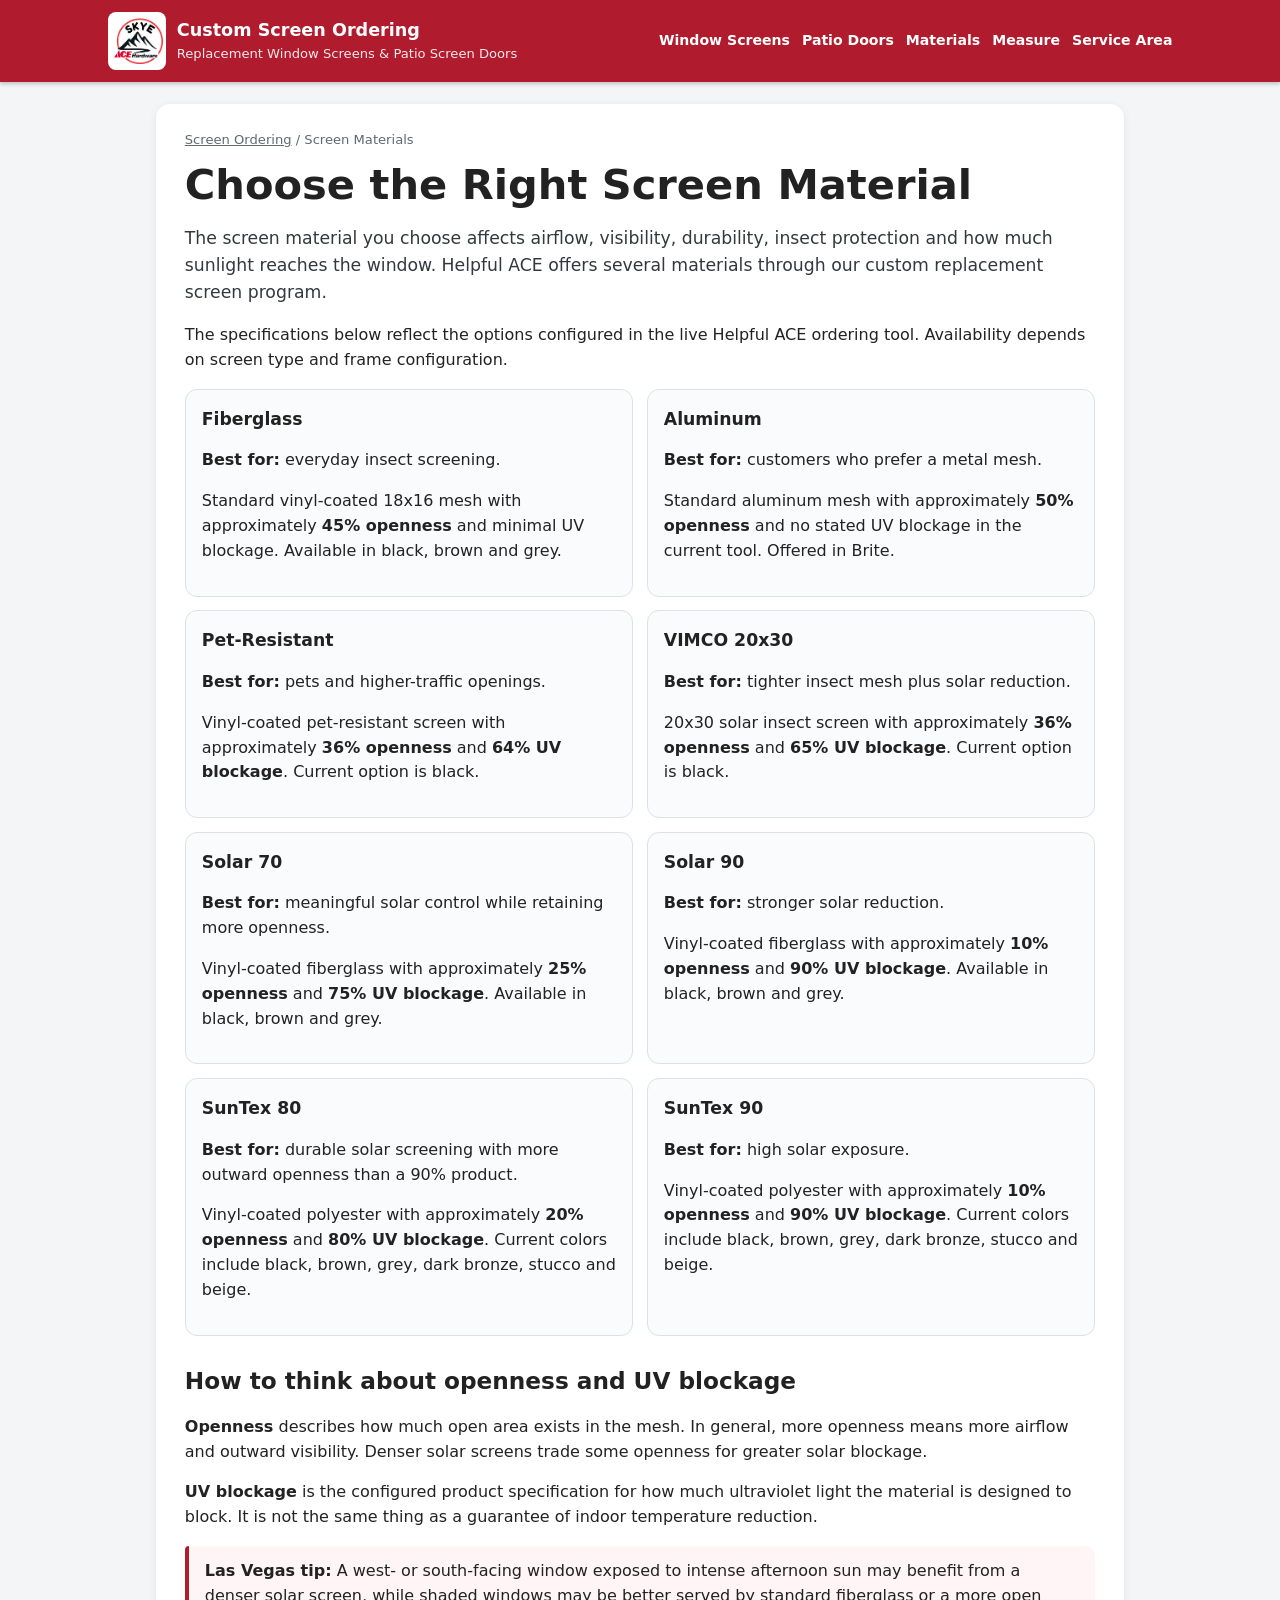
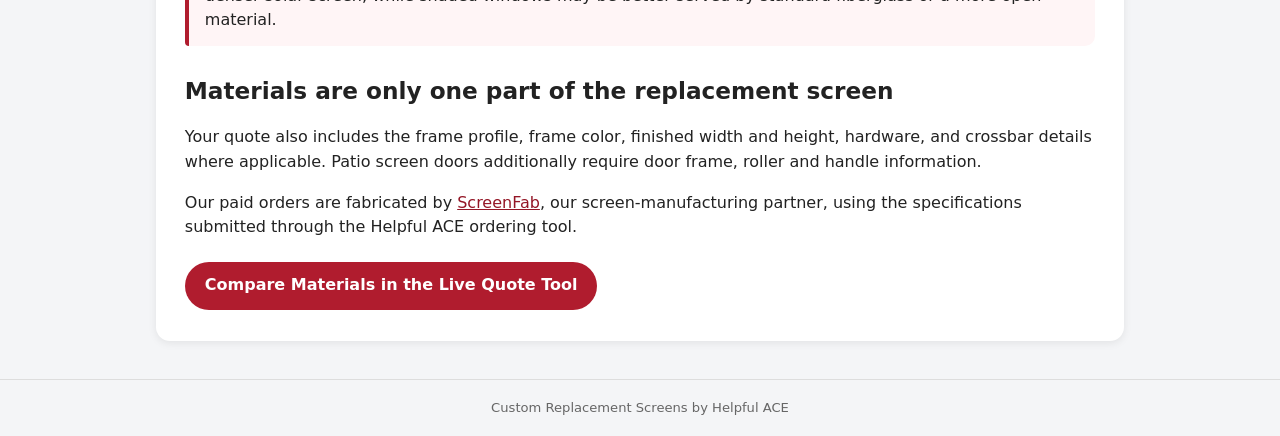
<file: screen-materials.html>
<!doctype html><html lang="en-US"><head><meta charset="utf-8"><meta name="viewport" content="width=device-width,initial-scale=1"><title>Window Screen Materials | Fiberglass, Pet & Solar Screen | Helpful ACE</title><meta name="description" content="Compare Helpful ACE replacement screen materials including fiberglass, aluminum, pet-resistant, VIMCO 20x30, Solar 70/90 and SunTex 80/90 for Las Vegas homes."><meta name="robots" content="index,follow,max-image-preview:large"><link rel="canonical" href="https://screens.helpful.place/screen-materials"><meta property="og:type" content="article"><meta property="og:title" content="Window Screen Materials | Helpful ACE"><meta property="og:description" content="Compare airflow, solar blockage and durability before building your custom replacement screen."><meta property="og:url" content="https://screens.helpful.place/screen-materials"><meta property="og:image" content="https://screens.helpful.place/skye_ace_logo.png"><link rel="stylesheet" href="/seo-pages.css"></head><body><header class="seo-header"><div class="seo-header-inner"><a class="seo-brand" href="/"><img src="/skye_ace_logo.png" alt="Skye ACE Hardware"><div><strong>Custom Screen Ordering</strong><span>Replacement Window Screens & Patio Screen Doors</span></div></a><nav class="seo-nav"><a href="/window-screens-las-vegas">Window Screens</a><a href="/patio-screen-doors-las-vegas">Patio Doors</a><a href="/screen-materials">Materials</a><a href="/how-to-measure-window-screen">Measure</a><a href="/las-vegas-valley-service-area">Service Area</a></nav></div></header><main class="seo-main"><article class="seo-card"><div class="breadcrumbs"><a href="/">Screen Ordering</a> / Screen Materials</div><h1>Choose the Right Screen Material</h1><p class="seo-lead">The screen material you choose affects airflow, visibility, durability, insect protection and how much sunlight reaches the window. Helpful ACE offers several materials through our custom replacement screen program.</p><p>The specifications below reflect the options configured in the live Helpful ACE ordering tool. Availability depends on screen type and frame configuration.</p><div class="seo-grid"><div class="seo-tile"><h3>Fiberglass</h3><p><strong>Best for:</strong> everyday insect screening.</p><p>Standard vinyl-coated 18x16 mesh with approximately <strong>45% openness</strong> and minimal UV blockage. Available in black, brown and grey.</p></div><div class="seo-tile"><h3>Aluminum</h3><p><strong>Best for:</strong> customers who prefer a metal mesh.</p><p>Standard aluminum mesh with approximately <strong>50% openness</strong> and no stated UV blockage in the current tool. Offered in Brite.</p></div><div class="seo-tile"><h3>Pet-Resistant</h3><p><strong>Best for:</strong> pets and higher-traffic openings.</p><p>Vinyl-coated pet-resistant screen with approximately <strong>36% openness</strong> and <strong>64% UV blockage</strong>. Current option is black.</p></div><div class="seo-tile"><h3>VIMCO 20x30</h3><p><strong>Best for:</strong> tighter insect mesh plus solar reduction.</p><p>20x30 solar insect screen with approximately <strong>36% openness</strong> and <strong>65% UV blockage</strong>. Current option is black.</p></div><div class="seo-tile"><h3>Solar 70</h3><p><strong>Best for:</strong> meaningful solar control while retaining more openness.</p><p>Vinyl-coated fiberglass with approximately <strong>25% openness</strong> and <strong>75% UV blockage</strong>. Available in black, brown and grey.</p></div><div class="seo-tile"><h3>Solar 90</h3><p><strong>Best for:</strong> stronger solar reduction.</p><p>Vinyl-coated fiberglass with approximately <strong>10% openness</strong> and <strong>90% UV blockage</strong>. Available in black, brown and grey.</p></div><div class="seo-tile"><h3>SunTex 80</h3><p><strong>Best for:</strong> durable solar screening with more outward openness than a 90% product.</p><p>Vinyl-coated polyester with approximately <strong>20% openness</strong> and <strong>80% UV blockage</strong>. Current colors include black, brown, grey, dark bronze, stucco and beige.</p></div><div class="seo-tile"><h3>SunTex 90</h3><p><strong>Best for:</strong> high solar exposure.</p><p>Vinyl-coated polyester with approximately <strong>10% openness</strong> and <strong>90% UV blockage</strong>. Current colors include black, brown, grey, dark bronze, stucco and beige.</p></div></div><h2>How to think about openness and UV blockage</h2><p><strong>Openness</strong> describes how much open area exists in the mesh. In general, more openness means more airflow and outward visibility. Denser solar screens trade some openness for greater solar blockage.</p><p><strong>UV blockage</strong> is the configured product specification for how much ultraviolet light the material is designed to block. It is not the same thing as a guarantee of indoor temperature reduction.</p><div class="seo-note"><strong>Las Vegas tip:</strong> A west- or south-facing window exposed to intense afternoon sun may benefit from a denser solar screen, while shaded windows may be better served by standard fiberglass or a more open material.</div><h2>Materials are only one part of the replacement screen</h2><p>Your quote also includes the frame profile, frame color, finished width and height, hardware, and crossbar details where applicable. Patio screen doors additionally require door frame, roller and handle information.</p><p>Our paid orders are fabricated by <a href="https://screenfabs.com/" rel="noopener">ScreenFab</a>, our screen-manufacturing partner, using the specifications submitted through the Helpful ACE ordering tool.</p><a class="seo-cta" href="/">Compare Materials in the Live Quote Tool</a></article></main><footer class="seo-footer">Custom Replacement Screens by Helpful ACE</footer></body></html>
</file>
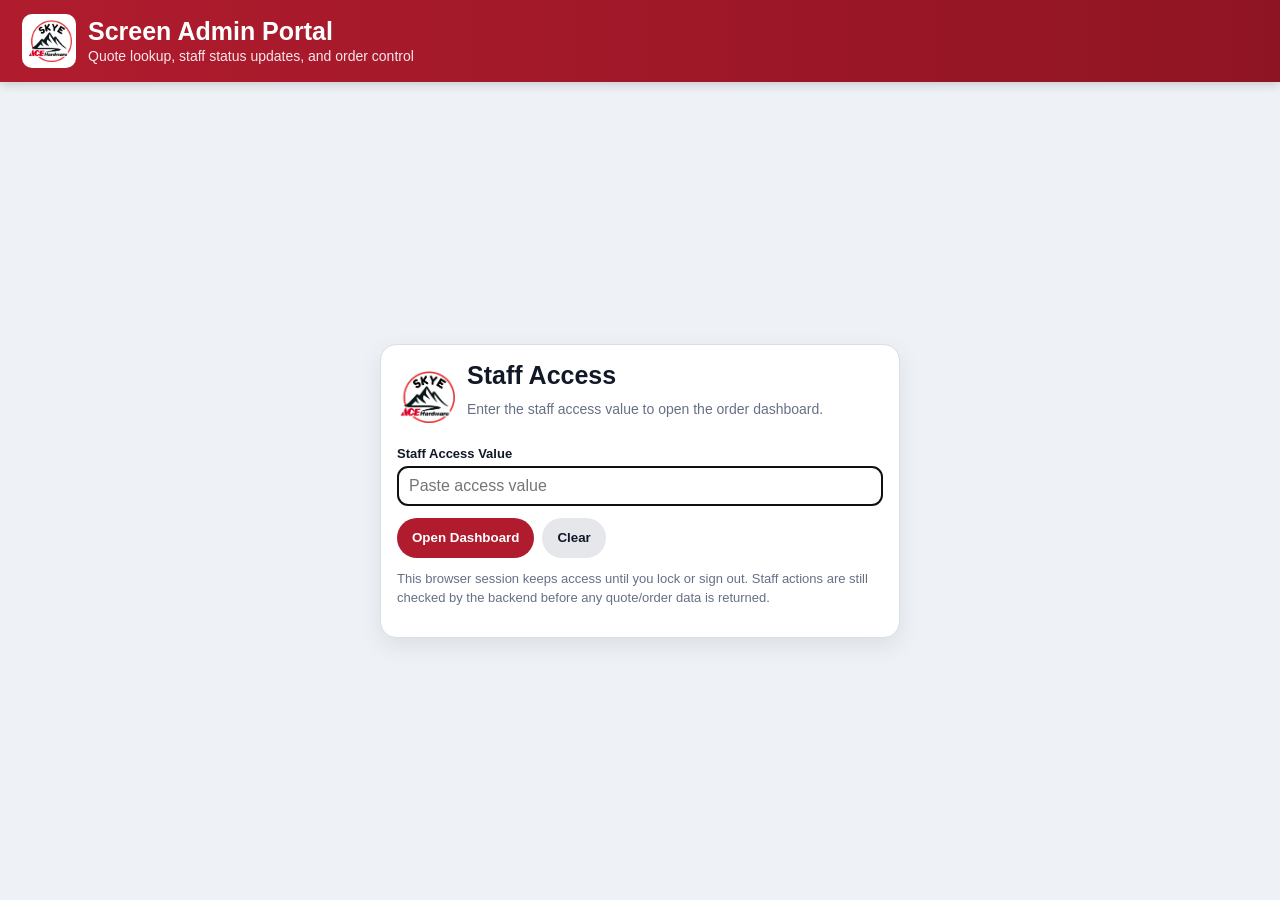
<file: staff.html>
<!doctype html>
<html lang="en">
<head>
  <meta charset="utf-8" />
  <meta name="viewport" content="width=device-width, initial-scale=1" />
  <title>Screen Admin Portal</title>
  <style>
    :root{--red:#b01c2e;--red-dark:#8f1423;--ink:#111827;--muted:#667085;--line:#d8dde6;--soft:#f5f7fa;--bg:#eef1f5;--good:#0b6b35;--warn:#805000;--bad:#a31621;--blue:#124a8c;--shadow:0 8px 24px rgba(17,24,39,.08)}
    *{box-sizing:border-box}
    body{margin:0;font-family:Arial,Helvetica,sans-serif;color:var(--ink);background:var(--bg)}
    .hidden{display:none!important}
    header{background:linear-gradient(90deg,var(--red),var(--red-dark));color:#fff;padding:14px 22px;display:flex;align-items:center;justify-content:space-between;gap:16px;box-shadow:0 2px 10px rgba(0,0,0,.18)}
    .brand{display:flex;align-items:center;gap:12px}
    .brand img{width:54px;height:54px;object-fit:contain;background:#fff;border-radius:10px;padding:4px}
    .brand h1{margin:0;font-size:25px;line-height:1}
    .brand p{margin:4px 0 0;font-size:14px;opacity:.9}
    .header-actions{display:flex;align-items:center;gap:8px}
    .header-pill{border:1px solid rgba(255,255,255,.35);border-radius:999px;padding:8px 12px;font-size:13px;background:rgba(255,255,255,.12)}
    main{max-width:1460px;margin:0 auto;padding:18px 14px 42px}
    .card{background:#fff;border:1px solid var(--line);border-radius:16px;padding:16px;box-shadow:var(--shadow)}
    h2{margin:0 0 10px;font-size:20px}
    h3{margin:14px 0 8px;font-size:16px}
    .helper{margin:0 0 12px;color:var(--muted);line-height:1.4;font-size:14px}
    label{display:block;font-weight:700;margin:10px 0 5px;font-size:13px}
    input,select,textarea{width:100%;border:1px solid #c9d0dc;border-radius:10px;padding:10px 11px;font:inherit;background:#fff}
    textarea{min-height:82px;resize:vertical}
    button{border:0;border-radius:999px;padding:10px 15px;background:var(--red);color:#fff;font-weight:700;cursor:pointer;min-height:40px}
    button.secondary{background:#e5e7eb;color:#111827}
    button.ghost{background:#fff;color:#111827;border:1px solid var(--line)}
    button.good{background:var(--good)}
    button.warn{background:#b7791f}
    button.danger{background:var(--bad)}
    button:disabled{opacity:.55;cursor:not-allowed}
    .actions{display:flex;flex-wrap:wrap;gap:8px;margin-top:12px}
    .row{display:grid;grid-template-columns:repeat(2,minmax(0,1fr));gap:10px}
    .row3{display:grid;grid-template-columns:2fr 1fr 1fr;gap:10px}
    .notice{border-radius:12px;padding:10px 12px;margin:10px 0 0;line-height:1.45;display:none}
    .notice.show{display:block}
    .notice.ok{background:#e7f7ed;color:var(--good);border:1px solid #b7e2c4}
    .notice.warn{background:#fff4dc;color:var(--warn);border:1px solid #f3d28d}
    .notice.bad{background:#fde8e8;color:#9b1c1c;border:1px solid #f3b4b4}
    .login-shell{min-height:calc(100vh - 82px);display:grid;place-items:center;padding:24px}
    .login-card{width:min(520px,100%)}
    .login-card .brand-lock{display:flex;align-items:center;gap:12px;margin-bottom:14px}
    .login-card img{width:58px;height:58px;object-fit:contain}
    .login-card h2{font-size:25px}
    .login-meta{color:var(--muted);font-size:13px;margin-top:12px;line-height:1.45}
    .kpis{display:grid;grid-template-columns:repeat(5,1fr);gap:10px;margin:0 0 14px}
    .kpi{background:#fff;border:1px solid var(--line);border-radius:14px;padding:12px 14px;box-shadow:0 4px 14px rgba(17,24,39,.05)}
    .kpi b{display:block;font-size:23px}
    .kpi span{display:block;color:var(--muted);font-size:11px;text-transform:uppercase;letter-spacing:.04em;margin-top:3px}
    .layout{display:grid;grid-template-columns:minmax(620px,1.05fr) minmax(480px,.95fr);gap:14px;align-items:start}
    .detail-panel{position:sticky;top:12px}
    .status{display:inline-block;border-radius:999px;padding:4px 8px;background:#e5e7eb;font-size:12px;font-weight:700}
    .status.quote_created{background:#eef2ff;color:#30358f}
    .status.in_production{background:#fff4dc;color:#805000}
    .status.ready{background:#e7f7ed;color:#0b6b35}
    .status.completed{background:#e8f1ff;color:#124a8c}
    .status.cancelled,.status.expired{background:#fde8e8;color:#9b1c1c}
    .table-wrap{overflow:auto;border:1px solid var(--line);border-radius:12px;background:#fff}
    .results-wrap{max-height:440px}
    .table{width:100%;border-collapse:collapse;font-size:13px}
    .table th,.table td{border-bottom:1px solid var(--line);padding:7px 8px;text-align:left;vertical-align:top;white-space:nowrap}
    .table tbody tr{cursor:pointer}
    .table tbody tr:hover{background:#f9fafb}
    .table tr.selected{background:#fff5f6;outline:2px solid rgba(176,28,46,.22)}
    .pager{display:flex;justify-content:space-between;align-items:center;gap:10px;margin-top:10px;color:var(--muted);font-size:13px}
    .detail-grid{display:grid;grid-template-columns:repeat(2,minmax(0,1fr));gap:10px}
    .detail-card{background:var(--soft);border:1px solid var(--line);border-radius:12px;padding:10px;min-height:72px;font-size:14px;line-height:1.35}
    .detail-card strong{display:block;margin-bottom:4px;font-size:11px;text-transform:uppercase;color:var(--muted);letter-spacing:.04em}
    .workflow{border:1px solid var(--line);border-radius:12px;background:#fbfcfe;padding:12px;margin:12px 0}
    .small-link{color:var(--blue);font-weight:700;text-decoration:none}
    .small-link:hover{text-decoration:underline}
    .empty{color:var(--muted);padding:15px;text-align:center}
    .fine{color:var(--muted);font-size:12px;line-height:1.4;margin-top:12px}
    .quick-load{border-top:1px solid var(--line);margin-top:13px;padding-top:12px}
    .line-table{max-height:210px}
    @media(max-width:1060px){.layout,.row,.row3,.detail-grid,.kpis{grid-template-columns:1fr}.detail-panel{position:static}.results-wrap{max-height:360px}header{align-items:flex-start;flex-direction:column}.header-actions{width:100%;justify-content:flex-start}.brand h1{font-size:22px}main{padding:12px 10px 36px}.card{padding:14px}.table{font-size:12px}}
  </style>
</head>
<body>
<header>
  <div class="brand"><img src="skye_ace_logo.png" alt="Skye ACE Hardware"><div><h1>Screen Admin Portal</h1><p>Quote lookup, staff status updates, and order control</p></div></div>
  <div id="headerActions" class="header-actions hidden"><span class="header-pill">Signed in</span><button id="lockBtn" class="ghost" type="button">Lock</button><button id="signOutBtn" class="ghost" type="button">Sign Out</button></div>
</header>

<section id="loginView" class="login-shell">
  <div class="card login-card">
    <div class="brand-lock"><img src="skye_ace_logo.png" alt="Skye ACE Hardware"><div><h2>Staff Access</h2><p class="helper">Enter the staff access value to open the order dashboard.</p></div></div>
    <label for="staffToken">Staff Access Value</label>
    <input id="staffToken" type="password" autocomplete="off" placeholder="Paste access value">
    <div class="actions"><button id="loginBtn" type="button">Open Dashboard</button><button id="clearLoginBtn" class="secondary" type="button">Clear</button></div>
    <div id="loginNotice" class="notice"></div>
    <p class="login-meta">This browser session keeps access until you lock or sign out. Staff actions are still checked by the backend before any quote/order data is returned.</p>
  </div>
</section>

<main id="appView" class="hidden">
  <div class="notice show ok"><strong>Dashboard V4:</strong> Staff portal is gated. Search, selected-order detail, and workflow actions are connected.</div>
  <section class="kpis" aria-label="Loaded order status summary">
    <div class="kpi"><b id="kpiCreated">0</b><span>Quote Created</span></div><div class="kpi"><b id="kpiProduction">0</b><span>In-Production</span></div><div class="kpi"><b id="kpiReady">0</b><span>Ready</span></div><div class="kpi"><b id="kpiCompleted">0</b><span>Completed</span></div><div class="kpi"><b id="kpiTotal">0</b><span>Loaded Results</span></div>
  </section>
  <div class="layout">
    <section class="card">
      <h2>Find Quote / Order</h2>
      <p class="helper">Search recent quotes/orders. Click a row to load details and workflow actions.</p>
      <div class="row3"><div><label for="searchText">Customer / Phone / Email / Quote ID</label><input id="searchText" autocomplete="off" placeholder="Example: 7025219688, Nicholas, email, or quote ID"></div><div><label for="statusFilter">Status</label><select id="statusFilter"><option value="all">All</option><option value="quote_created">Quote Created</option><option value="in_production">In-Production</option><option value="ready">Ready</option><option value="completed">Completed</option><option value="cancelled">Cancelled</option><option value="expired">Expired</option></select></div><div><label for="storeFilter">Store</label><select id="storeFilter"><option value="all">All Stores</option><option value="18228">Tropicana</option><option value="18507">Horizon Ridge</option><option value="18690">Rainbow</option><option value="19117">Green Valley</option></select></div></div>
      <div class="actions"><button id="searchBtn" type="button">Search Dashboard</button><button id="recentBtn" type="button" class="secondary">Load Recent</button><button id="clearSearchBtn" type="button" class="secondary">Clear Search</button></div>
      <div id="searchNotice" class="notice"></div>
      <div class="table-wrap results-wrap"><table class="table"><thead><tr><th>Created</th><th>Customer</th><th>Phone</th><th>Store</th><th>Status</th><th>Total</th></tr></thead><tbody id="resultsBody"><tr><td colspan="6" class="empty">Search results will appear here.</td></tr></tbody></table></div>
      <div class="pager"><span id="pageInfo">No results loaded.</span><span><button id="prevPageBtn" class="secondary" type="button">Previous</button> <button id="nextPageBtn" class="secondary" type="button">Next</button></span></div>
      <div class="quick-load"><h3>Quick Load</h3><div class="row"><div><label for="quoteId">Quote ID</label><input id="quoteId" autocomplete="off" placeholder="Paste quote ID"></div><div><label for="viewToken">Quote View Token</label><input id="viewToken" autocomplete="off" placeholder="Token from quote.html?token=..."></div></div><div class="actions"><button id="manualSelectBtn" type="button" class="secondary">Load by Quote ID</button><button id="loadQuoteBtn" type="button" class="secondary">Load by View Token</button></div></div>
    </section>

    <aside class="card detail-panel">
      <h2>Selected Order</h2>
      <div id="selectedNotice" class="notice show warn">No quote selected. Search and click a result row.</div>
      <div id="quotePreview"></div>
      <div class="workflow"><strong id="workflowTitle">Workflow Actions</strong><p class="helper" id="workflowHelp">Actions activate after a quote is selected.</p><div class="actions"><button id="markPaidBtn" class="warn" type="button">Mark Paid / In-Production</button><button id="markReadyBtn" class="good" type="button">Mark Ready</button><button id="markCompletedBtn" class="good" type="button">Mark Completed</button><button id="cancelBtn" class="danger" type="button">Cancel</button></div></div>
      <h3>Status Control</h3>
      <label for="activeQuoteId">Active Quote ID</label><input id="activeQuoteId" autocomplete="off" placeholder="Loaded quote ID appears here">
      <div class="row"><div><label for="statusSelect">New Status</label><select id="statusSelect"><option value="in_production">In-Production / Paid In Store</option><option value="ready">Ready</option><option value="completed">Completed</option><option value="cancelled">Cancelled</option><option value="expired">Expired</option></select></div><div><label for="paymentMethod">Payment Source</label><select id="paymentMethod"><option value="in_store">In Store / POS Entered</option><option value="stripe">Stripe</option></select></div></div>
      <label for="posReceiptNumber">POS Receipt / Transaction #</label><input id="posReceiptNumber" autocomplete="off" placeholder="Required when marking paid in store">
      <label for="posNotes">Staff Notes</label><textarea id="posNotes" placeholder="Optional notes, customer timing details, cancellation reason, etc."></textarea>
      <div class="actions"><button id="updateStatusBtn" type="button">Update Status</button><button id="clearFormBtn" class="secondary" type="button">Clear Detail</button></div>
      <div id="resultNotice" class="notice" role="status"></div>
    </aside>
  </div>
  <p class="fine">Flow: Quote Created → In-Production → Ready → Completed. Cancelled and Expired should be rare and intentional.</p>
</main>

<script>
const api='https://screen-ordering-api.nnelson.workers.dev';
const sessionKey='screen_admin_staff_session';
const pageSize=18;
let allRows=[],currentPage=1,selectedQuote=null,selectedId='';
const q=id=>document.getElementById(id);
const f={loginView:q('loginView'),appView:q('appView'),headerActions:q('headerActions'),staffToken:q('staffToken'),loginBtn:q('loginBtn'),clearLogin:q('clearLoginBtn'),loginNotice:q('loginNotice'),lockBtn:q('lockBtn'),signOutBtn:q('signOutBtn'),search:q('searchText'),statusFilter:q('statusFilter'),storeFilter:q('storeFilter'),searchBtn:q('searchBtn'),recentBtn:q('recentBtn'),clearSearch:q('clearSearchBtn'),searchNotice:q('searchNotice'),results:q('resultsBody'),pageInfo:q('pageInfo'),prev:q('prevPageBtn'),next:q('nextPageBtn'),quote:q('quoteId'),active:q('activeQuoteId'),view:q('viewToken'),load:q('loadQuoteBtn'),manual:q('manualSelectBtn'),status:q('statusSelect'),method:q('paymentMethod'),receipt:q('posReceiptNumber'),notes:q('posNotes'),update:q('updateStatusBtn'),clear:q('clearFormBtn'),result:q('resultNotice'),preview:q('quotePreview'),selectedNotice:q('selectedNotice'),workflowTitle:q('workflowTitle'),workflowHelp:q('workflowHelp'),markPaid:q('markPaidBtn'),markReady:q('markReadyBtn'),markCompleted:q('markCompletedBtn'),cancel:q('cancelBtn')};

function getSession(){
  try{return JSON.parse(sessionStorage.getItem(sessionKey)||'null')||{}}
  catch(e){return{}}
}

function setSession(session){
  sessionStorage.setItem(sessionKey,JSON.stringify(session||{}))
}

function getAccess(){
  return getSession().token||''
}

function clearAccess(){
  sessionStorage.removeItem(sessionKey)
}

function authHeaders(){
  const access=getAccess();
  if(!access)return null;
  const h={'Content-Type':'application/json'};
  h['Author'+'ization']='Bear'+'er '+access;
  return h
}

function showLogin(){
  f.loginView.classList.remove('hidden');
  f.appView.classList.add('hidden');
  f.headerActions.classList.add('hidden')
}

function showApp(){
  f.loginView.classList.add('hidden');
  f.appView.classList.remove('hidden');
  f.headerActions.classList.remove('hidden')
}

async function staffLogin(accessValue){
  const res=await fetch(api+'/api/staff/login',{
    method:'POST',
    headers:{'Content-Type':'application/json'},
    body:JSON.stringify({access_value:accessValue})
  });
  const data=await res.json().catch(()=>({}));
  if(!res.ok||!data.ok){
    throw new Error((data&&(data.error||data.message))||('HTTP '+res.status))
  }
  return data
}

async function staffLogout(){
  const h=authHeaders();
  if(!h)return;
  try{
    await fetch(api+'/api/staff/logout',{method:'POST',headers:h,body:JSON.stringify({})})
  }catch(e){}
}

f.loginBtn.onclick=async()=>{
  const v=f.staffToken.value.trim();
  if(!v)return show(f.loginNotice,'bad','Enter the staff access value.');
  setBusyLogin(true);
  show(f.loginNotice,'warn','Checking access...');
  try{
    const data=await staffLogin(v);
    setSession({token:data.token,session:data.session||{}});
    f.staffToken.value='';
    showApp();
    await searchDashboard(true)
  }catch(e){
    clearAccess();
    show(f.loginNotice,'bad','Access rejected: '+String(e&&e.message?e.message:e))
  }finally{
    setBusyLogin(false)
  }
};

f.clearLogin.onclick=()=>{
  f.staffToken.value='';
  show(f.loginNotice,'warn','Entry cleared.')
};

f.lockBtn.onclick=()=>{
  showLogin()
};

f.signOutBtn.onclick=async()=>{
  await staffLogout();
  clearAccess();
  clearForm();
  clearSearch();
  showLogin()
};
f.status.onchange=sync;
f.update.onclick=()=>updateStatus(f.status.value);
f.clear.onclick=clearForm;
f.load.onclick=loadQuote;
f.manual.onclick=()=>loadAdminQuote(f.quote.value.trim());
f.searchBtn.onclick=()=>searchDashboard(false);
f.recentBtn.onclick=()=>searchDashboard(true);
f.search.addEventListener('keydown',e=>{if(e.key==='Enter')searchDashboard(false)});
f.clearSearch.onclick=clearSearch;
f.prev.onclick=()=>{if(currentPage>1){currentPage--;renderResultsPage()}};
f.next.onclick=()=>{const pages=Math.max(1,Math.ceil(allRows.length/pageSize));if(currentPage<pages){currentPage++;renderResultsPage()}};
f.markPaid.onclick=()=>prepareAction('in_production');
f.markReady.onclick=()=>quickUpdate('ready');
f.markCompleted.onclick=()=>quickUpdate('completed');
f.cancel.onclick=()=>quickUpdate('cancelled');
function sync(){const paid=f.status.value==='in_production';f.method.disabled=!paid;f.receipt.disabled=!paid;if(!paid)f.receipt.value=''}
function setBusyLogin(x){f.loginBtn.disabled=x;f.clearLogin.disabled=x}
function busy(x){[f.update,f.load,f.clear,f.searchBtn,f.recentBtn,f.manual,f.prev,f.next,f.markPaid,f.markReady,f.markCompleted,f.cancel].forEach(btn=>{if(btn)btn.disabled=x});if(!x)setWorkflow(selectedQuote)}
async function searchDashboard(isRecent){const h=authHeaders();if(!h){showLogin();return}busy(true);show(f.searchNotice,'warn',isRecent?'Loading recent quotes...':'Searching...');try{const res=await fetch(api+'/api/quote/search',{method:'POST',headers:h,body:JSON.stringify({search:isRecent?'':f.search.value.trim(),status:f.statusFilter.value,store_id:f.storeFilter.value,limit:150})});const data=await res.json().catch(()=>({}));if(res.status===401){clearAccess();showLogin();return show(f.loginNotice,'bad','Session expired or access rejected. Sign in again.')}if(!res.ok||!data.ok)return show(f.searchNotice,'bad','Search failed: '+((data&&(data.error||data.message))||('HTTP '+res.status)));allRows=data.quotes||[];currentPage=1;renderKpis(allRows);renderResultsPage();show(f.searchNotice,'ok',(isRecent?'Recent quotes loaded. ':'Search complete. ')+(data.count||0)+' result(s). Click a row to load details.')}catch(e){show(f.searchNotice,'bad','Search failed: '+String(e&&e.message?e.message:e))}finally{busy(false)}}
function renderResultsPage(){if(!allRows.length){f.results.innerHTML='<tr><td colspan="6" class="empty">No matching quotes found.</td></tr>';f.pageInfo.textContent='No results.';f.prev.disabled=true;f.next.disabled=true;return}const pages=Math.max(1,Math.ceil(allRows.length/pageSize));if(currentPage>pages)currentPage=pages;const start=(currentPage-1)*pageSize,end=Math.min(start+pageSize,allRows.length);const rows=allRows.slice(start,end);f.results.innerHTML=rows.map(r=>'<tr data-id="'+safe(r.id)+'" class="'+(r.id===selectedId?'selected':'')+'"><td>'+shortDate(r.created_at)+'</td><td>'+safe(r.customer_name)+'</td><td>'+safe(r.customer_phone)+'</td><td>'+safe(r.store_name)+'</td><td><span class="status '+safe(r.status)+'">'+label(r.status)+'</span></td><td>'+money(r.total_cents)+'</td></tr>').join('');Array.from(f.results.querySelectorAll('tr[data-id]')).forEach(row=>{row.onclick=()=>loadAdminQuote(row.dataset.id)});f.pageInfo.textContent='Showing '+(start+1)+'-'+end+' of '+allRows.length+' results. Page '+currentPage+' of '+pages+'.';f.prev.disabled=currentPage<=1;f.next.disabled=currentPage>=pages}
function renderKpis(rows){const count=s=>rows.filter(r=>r.status===s).length;q('kpiCreated').textContent=count('quote_created');q('kpiProduction').textContent=count('in_production');q('kpiReady').textContent=count('ready');q('kpiCompleted').textContent=count('completed');q('kpiTotal').textContent=rows.length}
async function loadAdminQuote(id){const quoteId=(id||'').trim();if(!quoteId)return show(f.searchNotice,'bad','Enter or select a Quote ID first.');const h=authHeaders();if(!h){showLogin();return}busy(true);show(f.searchNotice,'warn','Loading quote detail...');try{const res=await fetch(api+'/api/quote/admin-view',{method:'POST',headers:h,body:JSON.stringify({quote_id:quoteId})});const data=await res.json().catch(()=>({}));if(res.status===401){clearAccess();showLogin();return show(f.loginNotice,'bad','Session expired or access rejected. Sign in again.')}if(!res.ok||!data.ok||!data.quote)return show(f.searchNotice,'bad','Quote detail failed: '+((data&&(data.error||data.message))||('HTTP '+res.status)));selectedQuote=data.quote;selectedId=data.quote.id||'';f.quote.value=selectedId;f.active.value=selectedId;renderQuoteDetail(data.quote,data.items||[]);renderResultsPage();setWorkflow(data.quote);show(f.searchNotice,'ok','Quote detail loaded.')}catch(e){show(f.searchNotice,'bad','Quote detail failed: '+String(e&&e.message?e.message:e))}finally{busy(false)}}
function renderQuoteDetail(quote,items){const rows=items.map((it,i)=>'<tr><td>'+(i+1)+'</td><td>'+safe(it.type)+'</td><td>'+safe(it.qty)+'</td><td>'+safe(it.width_display)+'</td><td>'+safe(it.height_display)+'</td><td>'+safe(it.frame_type)+' / '+safe(it.frame_color)+'</td><td>'+safe(it.material_type)+' / '+safe(it.material_color)+'</td><td>'+money(it.line_total_cents)+'</td></tr>').join('');f.selectedNotice.className='notice';f.selectedNotice.textContent='';f.preview.innerHTML='<div class="detail-grid"><div class="detail-card"><strong>Customer</strong>'+safe(quote.customer_name)+'<br>'+safe(quote.customer_phone)+'<br>'+safe(quote.customer_email)+'</div><div class="detail-card"><strong>Status / Total</strong><span class="status '+safe(quote.status)+'">'+label(quote.status)+'</span><br><br>'+money(quote.total_cents)+'</div><div class="detail-card"><strong>Store</strong>'+safe(quote.store_name)+'<br>'+safe(quote.store_phone)+'<br>'+safe(quote.store_email)+'</div><div class="detail-card"><strong>Fulfillment</strong>'+label(quote.fulfillment_method||'')+'<br>Delivery: '+money(quote.delivery_cents)+'</div><div class="detail-card"><strong>Payment</strong>'+safe(quote.payment_method||'Not paid')+'<br>'+safe(quote.pos_receipt_number||'')+'</div><div class="detail-card"><strong>Links</strong>'+(quote.payment_url?'<a class="small-link" href="'+safe(quote.payment_url)+'" target="_blank" rel="noopener">Open Payment Link</a><br>':'')+(quote.view_token?'<a class="small-link" href="/quote.html?token='+safe(quote.view_token)+'" target="_blank" rel="noopener">Open Customer Quote PDF</a>':'')+'</div></div><h3>Line Items</h3><div class="table-wrap line-table"><table class="table"><thead><tr><th>#</th><th>Type</th><th>Qty</th><th>Width</th><th>Height</th><th>Frame</th><th>Material</th><th>Line</th></tr></thead><tbody>'+(rows||'<tr><td colspan="8" class="empty">No items returned.</td></tr>')+'</tbody></table></div>'}
function setWorkflow(quote){const s=quote&&quote.status;f.markPaid.disabled=!quote||s!=='quote_created';f.markReady.disabled=!quote||s!=='in_production';f.markCompleted.disabled=!quote||s!=='ready';f.cancel.disabled=!quote||['completed','cancelled','expired'].includes(s);if(!quote){f.workflowTitle.textContent='Workflow Actions';f.workflowHelp.textContent='Actions activate after a quote is selected.'}else if(s==='quote_created'){f.workflowTitle.textContent='Next Step: Collect Payment';f.workflowHelp.textContent='Use Mark Paid only after in-store POS payment is completed. POS receipt is required.'}else if(s==='in_production'){f.workflowTitle.textContent='Next Step: Mark Ready';f.workflowHelp.textContent='Use when the completed order is received from the vendor.'}else if(s==='ready'){f.workflowTitle.textContent='Next Step: Complete Order';f.workflowHelp.textContent='Use when the order has been transferred to the customer.'}else if(s==='completed'){f.workflowTitle.textContent='Order Complete';f.workflowHelp.textContent='This order is closed. Avoid changes unless correcting an admin error.'}else{f.workflowTitle.textContent='Order Not Active';f.workflowHelp.textContent='This quote/order is cancelled or expired.'}}
function prepareAction(status){f.status.value=status;sync();if(status==='in_production'){f.receipt.focus();show(f.result,'warn','Enter the POS receipt / transaction number, then click Update Status.')}}
async function quickUpdate(status){f.status.value=status;sync();await updateStatus(status)}
async function updateStatus(statusOverride){const h=authHeaders();const quote=f.active.value.trim(),status=statusOverride||f.status.value,receipt=f.receipt.value.trim();if(!h){showLogin();return}if(!quote)return show(f.result,'bad','Enter the Active Quote ID first.');if(status==='in_production'&&f.method.value==='in_store'&&!receipt)return show(f.result,'bad','Enter the POS receipt / transaction number first.');const body={quote_id:quote,status:status,pos_notes:f.notes.value.trim()};if(status==='in_production'){body.payment_method=f.method.value;body.pos_receipt_number=receipt}busy(true);show(f.result,'warn','Updating status...');try{const res=await fetch(api+'/api/quote/status',{method:'POST',headers:h,body:JSON.stringify(body)});const data=await res.json().catch(()=>({}));if(res.status===401){clearAccess();showLogin();return show(f.loginNotice,'bad','Session expired or access rejected. Sign in again.')}if(!res.ok||!data.ok)return show(f.result,'bad','Status update failed: '+((data&&(data.error||data.message))||('HTTP '+res.status)));show(f.result,'ok','Status updated to '+label(status)+'.');await loadAdminQuote(f.active.value);await searchDashboard(true)}catch(e){show(f.result,'bad','Status update failed: '+String(e&&e.message?e.message:e))}finally{busy(false)}}
async function loadQuote(){const token=f.view.value.trim();if(!token)return show(f.searchNotice,'bad','Paste a quote view token first.');busy(true);show(f.searchNotice,'warn','Loading quote...');try{const res=await fetch(api+'/api/quote/view/'+encodeURIComponent(token));const data=await res.json().catch(()=>({}));if(!res.ok||!data.ok||!data.quote)return show(f.searchNotice,'bad','Quote load failed.');selectedQuote=data.quote;selectedId=data.quote.id||'';f.quote.value=selectedId;f.active.value=selectedId;renderQuoteDetail(data.quote,data.items||[]);setWorkflow(data.quote);show(f.searchNotice,'ok','Quote loaded. Quote ID copied into status control.')}catch(e){show(f.searchNotice,'bad','Quote load failed: '+String(e&&e.message?e.message:e))}finally{busy(false)}}
function clearForm(){selectedQuote=null;selectedId='';f.active.value='';f.quote.value='';f.status.value='in_production';f.method.value='in_store';f.receipt.value='';f.notes.value='';f.view.value='';f.preview.innerHTML='';f.selectedNotice.className='notice show warn';f.selectedNotice.textContent='No quote selected. Search and click a result row.';sync();setWorkflow(null);renderResultsPage();show(f.result,'warn','Detail cleared.')}
function clearSearch(){f.search.value='';f.statusFilter.value='all';f.storeFilter.value='all';allRows=[];currentPage=1;renderKpis([]);f.results.innerHTML='<tr><td colspan="6" class="empty">Search cleared.</td></tr>';f.pageInfo.textContent='No results loaded.';show(f.searchNotice,'warn','Search cleared.')}
function show(t,type,msg){t.className='notice show '+type;t.textContent=msg}
function label(v){return String(v||'').replace(/_/g,' ').replace(/\b\w/g,c=>c.toUpperCase())}
function money(v){return(Number(v||0)/100).toLocaleString('en-US',{style:'currency',currency:'USD'})}
function shortDate(v){if(!v)return'';const d=new Date(v);if(Number.isNaN(d.getTime()))return safe(v);return d.toLocaleString('en-US',{month:'short',day:'numeric',hour:'numeric',minute:'2-digit'})}
function safe(v){return String(v??'').replace(/&/g,'&amp;').replace(/</g,'&lt;').replace(/>/g,'&gt;').replace(/"/g,'&quot;').replace(/'/g,'&#039;')}
(function init(){sync();setWorkflow(null);renderKpis([]);if(getAccess()){showApp();searchDashboard(true)}else{showLogin();setTimeout(()=>f.staffToken.focus(),50)}})();
</script>
<script src="staff-dashboard-v4-1-filters.js"></script>
<script src="staff-vendor-forms.js"></script>
</body>
</html>
</file>
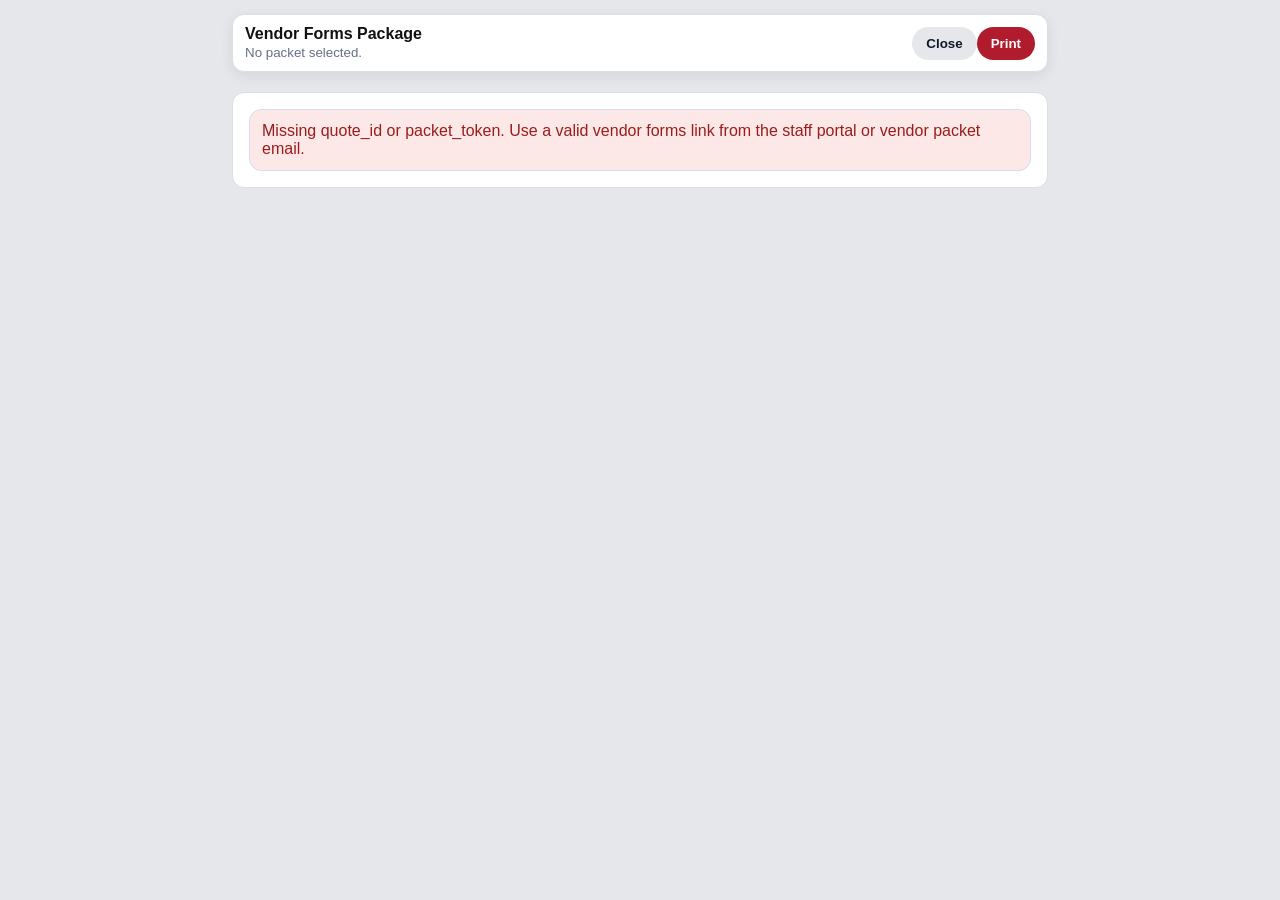
<file: vendor-forms.html>
<!doctype html>
<html lang="en">
<head>
  <meta charset="utf-8" />
  <meta name="viewport" content="width=device-width, initial-scale=1" />
  <title>Vendor Forms Package</title>
  <style>
    :root{--ink:#111;--line:#111;--soft:#f7dede;--red:#d71920}
    *{box-sizing:border-box}
    body{margin:0;background:#e5e7eb;font-family:Arial,Helvetica,sans-serif;color:var(--ink)}
    .toolbar{max-width:8.5in;margin:14px auto 0;display:flex;justify-content:space-between;gap:10px;align-items:center;background:#fff;border:1px solid #d8dde6;border-radius:12px;padding:10px 12px;box-shadow:0 4px 14px rgba(17,24,39,.08)}
    .toolbar button{border:0;border-radius:999px;padding:9px 14px;background:#b01c2e;color:#fff;font-weight:700;cursor:pointer}.toolbar .secondary{background:#e5e7eb;color:#111827}.toolbar small{color:#667085}.page{width:8.5in;min-height:11in;margin:20px auto;background:#fff;padding:.22in .25in;box-shadow:0 8px 24px rgba(0,0,0,.18);page-break-after:always}
    .top{display:grid;grid-template-columns:1.75in 2.4in 1fr;align-items:start;gap:.15in;margin-bottom:.08in}.logo{display:flex;align-items:flex-start;gap:.08in}.sf{font-family:Georgia,serif;color:var(--red);font-weight:700;font-size:34px;line-height:.82;letter-spacing:-2px}.arch{width:.95in;height:.52in;border:3px solid #111;border-bottom-width:5px;border-radius:.55in .55in 0 0;position:relative;margin-top:.03in;overflow:hidden}.arch:before,.arch:after{content:"";position:absolute;background:#111;bottom:0;left:50%;transform-origin:bottom center;width:3px;height:.55in}.arch:before{transform:rotate(-42deg)}.arch:after{transform:rotate(42deg)}.arch span{position:absolute;bottom:0;left:50%;width:3px;height:.55in;background:#111;transform-origin:bottom center}.arch .a{transform:rotate(-22deg)}.arch .b{transform:rotate(0deg)}.arch .c{transform:rotate(22deg)}.addr,.contact{font-size:12px;line-height:1.25}.contact{text-align:left}h1{text-align:center;font-size:24px;letter-spacing:.5px;margin:.02in 0 .05in}.pg{float:right;font-size:14px;font-weight:700;margin-top:-.28in}.pg span{display:inline-block;border-bottom:1px solid #111;min-width:.25in;text-align:center;margin:0 .03in}table{border-collapse:collapse;width:100%}td,th{border:1.5px solid var(--line);padding:.04in .06in;font-size:12px;vertical-align:middle}.label{font-weight:700}.meta td{height:.31in}.branch{text-align:center;font-weight:700}.vegas{color:var(--red)}.cut{display:flex;gap:.55in;align-items:center;margin:.12in 0 .10in .75in;font-size:13px;font-weight:700}.box{display:inline-block;width:.24in;height:.24in;border:1.5px solid #111;margin-left:.08in;vertical-align:middle;position:relative}.box.checked:after{content:"✓";position:absolute;font-size:24px;line-height:.19in;left:.03in;top:-.02in}.side-label-row{display:grid;grid-template-columns:.72in 1fr;align-items:stretch;margin-top:.08in}.side-label{font-weight:700;font-size:13px;line-height:1.15;display:flex;align-items:center;justify-content:center;text-align:center}.choice th{height:.32in;font-size:12px;text-align:center;font-weight:700}.choice td{height:.32in;text-align:center;font-size:12px}.choice .fill{font-weight:700}.line-area{display:grid;grid-template-columns:1fr 2.25in;margin-top:.10in}.lines th,.lines td{height:.52in;text-align:center}.lines th{background:var(--soft);font-size:12px}.lines .notes{text-align:left;font-size:11px;white-space:nowrap}.drawing-wrap{border:1.5px solid #111;border-left:0}.drawing-head{height:.52in;background:var(--soft);border-bottom:1.5px solid #111;text-align:center;font-weight:700;font-size:12px;line-height:.52in}.drawing-box{height:4.50in;padding:.05in}.diagram-grid{display:grid;grid-template-columns:1fr 1fr;grid-template-rows:repeat(5,1fr);height:100%;width:100%;border-top:1.5px solid var(--line);border-left:1.5px solid var(--line)}.diagram-cell{position:relative;border-right:1.5px solid var(--line);border-bottom:1.5px solid var(--line);background:#fff;display:flex;align-items:center;justify-content:center}.diagram-num{position:absolute;top:.035in;left:.045in;font-size:11px;font-weight:700;line-height:1}.diagram-frame{width:.62in;height:.68in;border:1.4px solid var(--line);position:relative;background:#fff}.diagram-frame.blank{opacity:.85}.crossbar-line{position:absolute;left:0;right:0;top:52%;border-top:1.3px solid var(--line)}.crossbar-line.vertical{top:0;bottom:0;left:50%;right:auto;border-top:0;border-left:1.3px solid var(--line)}.hw-badge{position:absolute;width:.165in;height:.115in;border:.8px solid var(--line);border-radius:999px;background:#fff;font-size:4.8px;font-weight:700;line-height:.102in;text-align:center}.spreader-table{height:.70in;border-top:1.5px solid #111}.spreader-table td{border:0;font-size:12px;text-align:center;font-weight:700;padding:.02in .04in}.spreader-title{height:.27in}.spreader-option{height:.43in}.spreader-table .box{margin:0 0 0 .08in}.comments{margin-top:.08in;font-size:12px}.comment-line{display:inline-block;border-bottom:1px solid #111;width:6.25in;height:.16in;vertical-align:bottom}
    .patio-page .arch:before,.patio-page .arch:after,.patio-page .arch span{display:none}.patio-row{display:grid;grid-template-columns:.72in 1fr;margin-top:.08in}.patio-side{border:1.5px solid #111;border-right:0;display:flex;align-items:center;justify-content:center;text-align:center;font-weight:700;font-size:13px;line-height:1.15}.patio-choice th,.patio-choice td{height:.34in;text-align:center}.patio-choice .fill{font-weight:700}.patio-controls{display:grid;grid-template-columns:1fr 1fr 1fr;gap:.08in;margin-top:.08in}.patio-control{border:1.5px solid #111;min-height:.54in;padding:.05in .08in;font-size:12px;font-weight:700}.patio-control-line{display:flex;gap:.16in;align-items:center;justify-content:center;margin-top:.05in;flex-wrap:wrap}.patio-bottom{display:grid;grid-template-columns:1fr 2.25in;margin-top:.10in}.patio-lines th{height:.44in;background:var(--soft);text-align:center}.patio-lines td{height:.86in;text-align:center}.patio-lines .comment{text-align:left;font-size:11px;white-space:nowrap}.patio-drawing{border:1.5px solid #111;border-left:0}.patio-drawing-head{height:.44in;background:var(--soft);border-bottom:1.5px solid #111;text-align:center;font-weight:700;font-size:12px;line-height:.44in}.patio-drawing-box{height:5.16in;padding:.05in}.patio-grid{display:grid;grid-template-columns:1fr 1fr;grid-template-rows:repeat(3,1fr);height:100%;border-top:1.5px solid #111;border-left:1.5px solid #111}.patio-cell{position:relative;border-right:1.5px solid #111;border-bottom:1.5px solid #111;display:flex;align-items:center;justify-content:center}.patio-letter{position:absolute;top:.04in;left:.045in;font-size:12px;font-weight:700}.patio-door-frame{width:.70in;height:1.08in;border:1.4px solid #111;position:relative}.patio-door-frame.blank{opacity:.85}.patio-handle{position:absolute;top:43%;width:.17in;height:.13in;border:.8px solid #111;border-radius:999px;background:#fff;font-size:5px;font-weight:700;line-height:.115in;text-align:center}.patio-handle.right{right:0}.patio-handle.left{left:0}.patio-measure{position:absolute;top:calc(43% + .065in);bottom:0;width:.12in}.patio-measure.right{right:.23in}.patio-measure.left{left:.23in}.patio-measure-line{position:absolute;left:.055in;top:.02in;bottom:.02in;border-left:.8px solid #111}.patio-measure:before,.patio-measure:after{position:absolute;left:.022in;font-size:7px;line-height:1;font-weight:700}.patio-measure:before{content:'▲';top:-.045in}.patio-measure:after{content:'▼';bottom:-.045in}.patio-measure-label{position:absolute;left:.13in;top:36%;font-size:6px;font-weight:700;white-space:nowrap;background:#fff}.patio-roller{position:absolute;bottom:0;width:.12in;height:.075in;border:.8px solid #111;background:#fff}.patio-roller.left{left:.08in}.patio-roller.right{right:.08in}.patio-special{margin-top:.08in;font-size:12px}.patio-line{display:inline-block;border-bottom:1px solid #111;width:6.2in;height:.16in}
    .shell{width:8.5in;margin:20px auto;background:#fff;border:1px solid #d8dde6;border-radius:12px;padding:16px}.notice{border-radius:12px;padding:12px;border:1px solid #d8dde6}.notice.bad{background:#fde8e8;color:#9b1c1c}.notice.warn{background:#fff4dc;color:#805000}@media print{body{background:#fff}.toolbar{display:none}.page{box-shadow:none;margin:0;width:8.5in;min-height:11in}.page:last-child{page-break-after:auto}}
  </style>
</head>
<body>
  <div class="toolbar"><div><strong>Vendor Forms Package</strong><br><small id="statusText">Loading...</small></div><div><button class="secondary" onclick="window.close()">Close</button><button onclick="window.print()">Print</button></div></div>
  <div id="vendorFormRoot"><main class="shell"><div class="notice warn">Loading vendor forms...</div></main></div>
  <script src="vendor-window-form.js"></script>
  <script src="vendor-door-form.js"></script>
  <script>
    const api='https://screen-ordering-api.nnelson.workers.dev';
    const sessionKey='screen_admin_staff_session';
    const vendorSessionKey='screen_vendor_forms_session';
    const qs=new URLSearchParams(location.search);
    const quoteId=qs.get('quote_id')||'';
    const packetToken=qs.get('packet_token')||'';
    const root=document.getElementById('vendorFormRoot');
    const statusText=document.getElementById('statusText');

    function getSession(){
      try{
        const sessionValue=sessionStorage.getItem(sessionKey);
        if(sessionValue) return JSON.parse(sessionValue)||{};

        const stagedValue=localStorage.getItem(vendorSessionKey);
        if(stagedValue) return JSON.parse(stagedValue)||{};

        return {};
      }catch(e){
        return {};
      }
    }

    function token(){return getSession().token||''}
    function norm(v){return String(v||'').toLowerCase().replace(/[_-]+/g,' ').trim()}
    function isDoor(item){return norm(item.type||item.screenType)==='door'}
    async function loadByPacketToken(){
      statusText.textContent='Loading vendor packet...';
      const res=await fetch(api+'/api/vendor-packet/view/'+encodeURIComponent(packetToken));
      const data=await res.json().catch(()=>({}));
      if(!res.ok||!data.ok){root.innerHTML='<main class="shell"><div class="notice bad">Unable to load vendor packet: '+String(data.error||('HTTP '+res.status))+'</div></main>';statusText.textContent='Load failed.';return null}
      return data
    }
    async function loadByQuoteId(){
      if(!quoteId){root.innerHTML='<main class="shell"><div class="notice bad">Missing quote_id.</div></main>';statusText.textContent='No quote selected.';return null}
      const t=token();
      if(!t){root.innerHTML='<main class="shell"><div class="notice bad">No staff session found. Open this from the staff dashboard after signing in.</div></main>';statusText.textContent='Not signed in.';return null}
      statusText.textContent='Loading quote '+quoteId+'...';
      const headers={'Content-Type':'application/json'};headers['Author'+'ization']='Bear'+'er '+t;
      const res=await fetch(api+'/api/quote/admin-view',{method:'POST',headers,body:JSON.stringify({quote_id:quoteId})});
      const data=await res.json().catch(()=>({}));
      if(!res.ok||!data.ok){root.innerHTML='<main class="shell"><div class="notice bad">Unable to load quote: '+String(data.error||('HTTP '+res.status))+'</div></main>';statusText.textContent='Load failed.';return null}
      return data
    }
    async function load(){
      if(!packetToken&&!quoteId){root.innerHTML='<main class="shell"><div class="notice bad">Missing quote_id or packet_token. Use a valid vendor forms link from the staff portal or vendor packet email.</div></main>';statusText.textContent='No packet selected.';return}
      const data=packetToken?await loadByPacketToken():await loadByQuoteId();
      if(!data)return;
      const quote=data.quote||{};
      const items=data.items||[];
      const hasWindows=items.some(item=>!isDoor(item));
      const hasDoors=items.some(isDoor);
      const parts=[];
      if(hasWindows)parts.push(VendorWindowForms.render(quote,items));
      if(hasDoors)parts.push(VendorDoorForms.render(quote,items));
      if(!parts.length){root.innerHTML='<main class="shell"><div class="notice warn">No vendor form items found on this quote.</div></main>';statusText.textContent='No form items.';return}
      root.innerHTML=parts.join('');
      statusText.textContent='Loaded vendor forms for quote '+(quote.id||quoteId)+'. Use Print to save as PDF or print.';
    }
    load().catch(err=>{root.innerHTML='<main class="shell"><div class="notice bad">Vendor form failed: '+String(err.message||err)+'</div></main>';statusText.textContent='Error.'});
  </script>
</body>
</html>
</file>
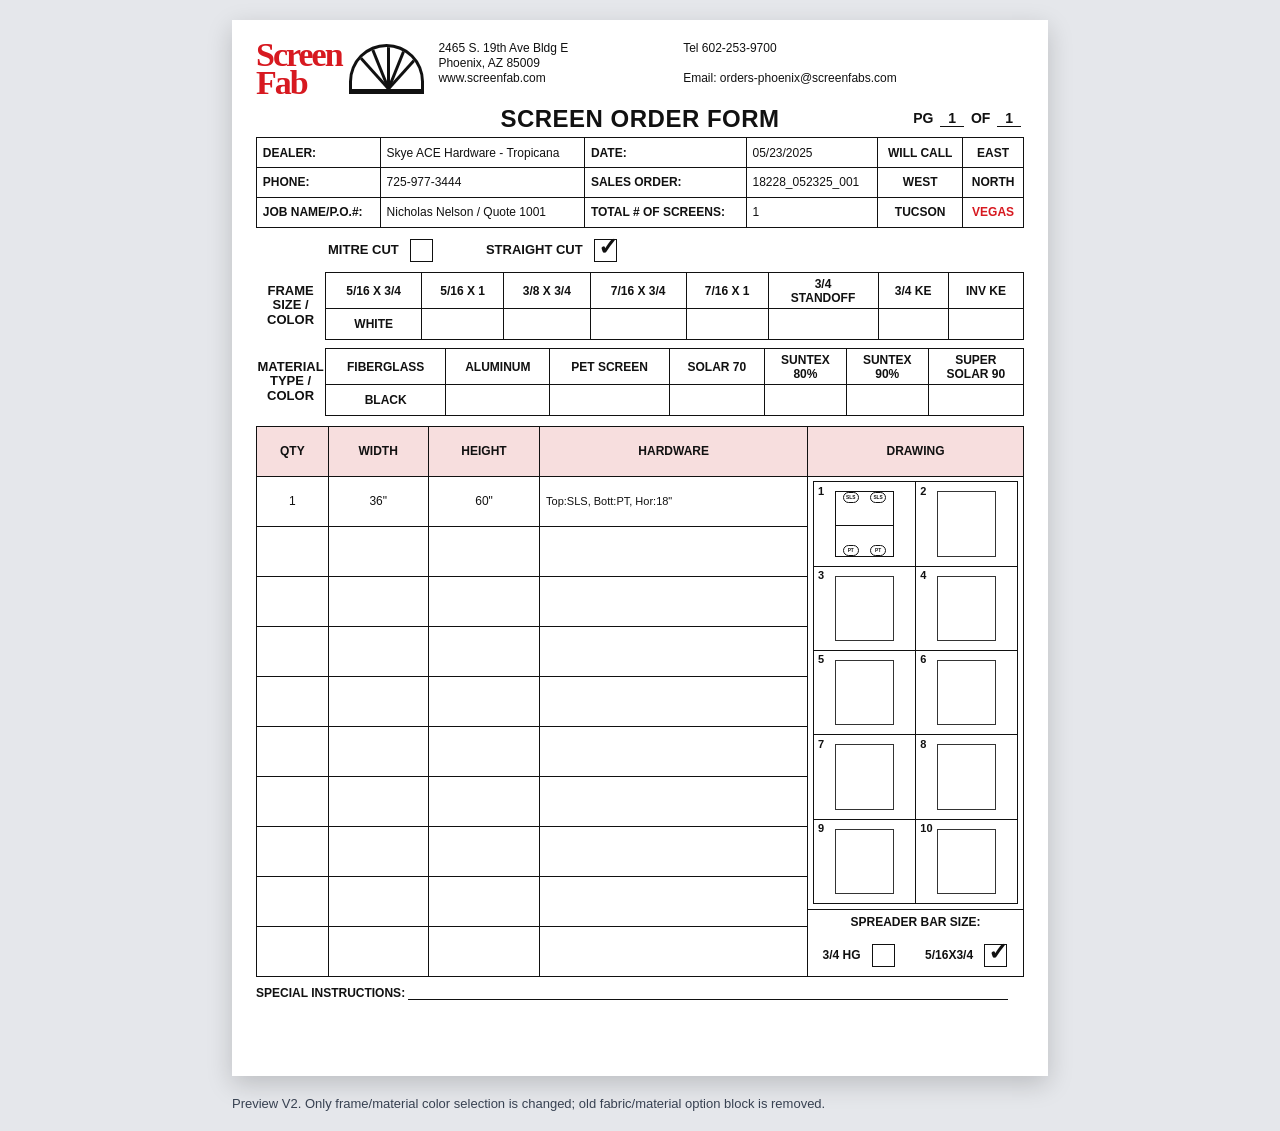
<file: vendor-window-form-preview-v2.html>
<!doctype html>
<html lang="en">
<head>
  <meta charset="utf-8" />
  <meta name="viewport" content="width=device-width, initial-scale=1" />
  <title>Vendor Window Screen Form Preview V2</title>
  <style>
    :root{--ink:#111;--line:#111;--soft:#f7dede;--red:#d71920}
    *{box-sizing:border-box}
    body{margin:0;background:#e5e7eb;font-family:Arial,Helvetica,sans-serif;color:var(--ink)}
    .page{width:8.5in;min-height:11in;margin:20px auto;background:#fff;padding:.22in .25in;box-shadow:0 8px 24px rgba(0,0,0,.18)}
    .top{display:grid;grid-template-columns:1.75in 2.4in 1fr;align-items:start;gap:.15in;margin-bottom:.08in}
    .logo{display:flex;align-items:flex-start;gap:.08in}.sf{font-family:Georgia,serif;color:var(--red);font-weight:700;font-size:34px;line-height:.82;letter-spacing:-2px}
    .arch{width:.95in;height:.52in;border:3px solid #111;border-bottom-width:5px;border-radius:.55in .55in 0 0;position:relative;margin-top:.03in;overflow:hidden}.arch:before,.arch:after{content:"";position:absolute;background:#111;bottom:0;left:50%;transform-origin:bottom center;width:3px;height:.55in}.arch:before{transform:rotate(-42deg)}.arch:after{transform:rotate(42deg)}.arch span{position:absolute;bottom:0;left:50%;width:3px;height:.55in;background:#111;transform-origin:bottom center}.arch .a{transform:rotate(-22deg)}.arch .b{transform:rotate(0deg)}.arch .c{transform:rotate(22deg)}
    .addr,.contact{font-size:12px;line-height:1.25}.contact{text-align:left}
    h1{text-align:center;font-size:24px;letter-spacing:.5px;margin:.02in 0 .05in}.pg{float:right;font-size:14px;font-weight:700;margin-top:-.28in}.pg span{display:inline-block;border-bottom:1px solid #111;min-width:.25in;text-align:center;margin:0 .03in}
    table{border-collapse:collapse;width:100%}td,th{border:1.5px solid var(--line);padding:.04in .06in;font-size:12px;vertical-align:middle}.label{font-weight:700}.meta td{height:.31in}.branch{text-align:center;font-weight:700}.vegas{color:var(--red)}
    .cut{display:flex;gap:.55in;align-items:center;margin:.12in 0 .10in .75in;font-size:13px;font-weight:700}.box{display:inline-block;width:.24in;height:.24in;border:1.5px solid #111;margin-left:.08in;vertical-align:middle;position:relative}.box.checked:after{content:"✓";position:absolute;font-size:24px;line-height:.19in;left:.03in;top:-.02in}
    .side-label-row{display:grid;grid-template-columns:.72in 1fr;align-items:stretch;margin-top:.08in}.side-label{font-weight:700;font-size:13px;line-height:1.15;display:flex;align-items:center;justify-content:center;text-align:center}.choice th{height:.32in;font-size:12px;text-align:center;font-weight:700}.choice td{height:.32in;text-align:center;font-size:12px}.choice .fill{font-weight:700}
    .line-area{display:grid;grid-template-columns:1fr 2.25in;margin-top:.10in}.lines th,.lines td{height:.52in;text-align:center}.lines th{background:var(--soft);font-size:12px}.lines .notes{text-align:left;font-size:11px;white-space:nowrap}.drawing-wrap{border:1.5px solid #111;border-left:0}.drawing-head{height:.52in;background:var(--soft);border-bottom:1.5px solid #111;text-align:center;font-weight:700;font-size:12px;line-height:.52in}.drawing-box{height:4.50in;padding:.05in}.diagram-grid{display:grid;grid-template-columns:1fr 1fr;grid-template-rows:repeat(5,1fr);height:100%;width:100%;border-top:1.5px solid var(--line);border-left:1.5px solid var(--line)}.diagram-cell{position:relative;border-right:1.5px solid var(--line);border-bottom:1.5px solid var(--line);background:#fff;display:flex;align-items:center;justify-content:center}.diagram-num{position:absolute;top:.035in;left:.045in;font-size:11px;font-weight:700;line-height:1}.diagram-frame{width:.62in;height:.68in;border:1.4px solid var(--line);position:relative;background:#fff}.diagram-frame.blank{opacity:.85}.crossbar-line{position:absolute;left:0;right:0;top:52%;border-top:1.3px solid var(--line)}.hw-badge{position:absolute;width:.165in;height:.115in;border:.8px solid var(--line);border-radius:999px;background:#fff;font-size:4.8px;font-weight:700;line-height:.102in;text-align:center}.hw-top{top:0}.hw-bottom{bottom:0}.hw-left-a{left:.075in}.hw-left-b{left:.30in}.hw-right-a{right:.075in}.hw-right-b{right:.30in}.spreader-table{height:.70in;border-top:1.5px solid #111}.spreader-table td{border:0;font-size:12px;text-align:center;font-weight:700;padding:.02in .04in}.spreader-title{height:.27in}.spreader-option{height:.43in}.spreader-table .box{margin:0 0 0 .08in}
    .comments{margin-top:.08in;font-size:12px}.comment-line{display:inline-block;border-bottom:1px solid #111;width:6.25in;height:.16in;vertical-align:bottom}.print-note{width:8.5in;margin:0 auto 20px;color:#374151;font-size:13px}
    @media print{body{background:#fff}.page{box-shadow:none;margin:0;width:8.5in;min-height:11in}.print-note{display:none}}
  </style>
</head>
<body>
  <div class="page">
    <div class="top">
      <div class="logo"><div class="sf">Screen<br>Fab</div><div class="arch"><span class="a"></span><span class="b"></span><span class="c"></span></div></div>
      <div class="addr">2465 S. 19th Ave Bldg E<br>Phoenix, AZ 85009<br>www.screenfab.com</div>
      <div class="contact">Tel 602-253-9700<br><br>Email: orders-phoenix@screenfabs.com</div>
    </div>
    <h1>SCREEN ORDER FORM</h1>
    <div class="pg">PG <span>1</span> OF <span>1</span></div>
    <table class="meta">
      <tr><td class="label">DEALER:</td><td>Skye ACE Hardware - Tropicana</td><td class="label">DATE:</td><td>05/23/2025</td><td class="branch">WILL CALL</td><td class="branch">EAST</td></tr>
      <tr><td class="label">PHONE:</td><td>725-977-3444</td><td class="label">SALES ORDER:</td><td>18228_052325_001</td><td class="branch">WEST</td><td class="branch">NORTH</td></tr>
      <tr><td class="label">JOB NAME/P.O.#:</td><td>Nicholas Nelson / Quote 1001</td><td class="label">TOTAL # OF SCREENS:</td><td>1</td><td class="branch">TUCSON</td><td class="branch vegas">VEGAS</td></tr>
    </table>
    <div class="cut"><span>MITRE CUT <span class="box"></span></span><span>STRAIGHT CUT <span class="box checked"></span></span></div>
    <div class="side-label-row">
      <div class="side-label">FRAME<br>SIZE / COLOR</div>
      <table class="choice">
        <tr><th>5/16 X 3/4</th><th>5/16 X 1</th><th>3/8 X 3/4</th><th>7/16 X 3/4</th><th>7/16 X 1</th><th>3/4<br>STANDOFF</th><th>3/4 KE</th><th>INV KE</th></tr>
        <tr><td class="fill">WHITE</td><td></td><td></td><td></td><td></td><td></td><td></td><td></td></tr>
      </table>
    </div>
    <div class="side-label-row">
      <div class="side-label">MATERIAL<br>TYPE / COLOR</div>
      <table class="choice">
        <tr><th>FIBERGLASS</th><th>ALUMINUM</th><th>PET SCREEN</th><th>SOLAR 70</th><th>SUNTEX<br>80%</th><th>SUNTEX<br>90%</th><th>SUPER<br>SOLAR 90</th></tr>
        <tr><td class="fill">BLACK</td><td></td><td></td><td></td><td></td><td></td><td></td></tr>
      </table>
    </div>
    <div class="line-area">
      <table class="lines">
        <tr><th>QTY</th><th>WIDTH</th><th>HEIGHT</th><th>HARDWARE</th></tr>
        <tr><td>1</td><td>36&quot;</td><td>60&quot;</td><td class="notes">Top:SLS, Bott:PT, Hor:18&quot;</td></tr>
        <tr><td></td><td></td><td></td><td></td></tr><tr><td></td><td></td><td></td><td></td></tr><tr><td></td><td></td><td></td><td></td></tr><tr><td></td><td></td><td></td><td></td></tr>
        <tr><td></td><td></td><td></td><td></td></tr><tr><td></td><td></td><td></td><td></td></tr><tr><td></td><td></td><td></td><td></td></tr><tr><td></td><td></td><td></td><td></td></tr><tr><td></td><td></td><td></td><td></td></tr>
      </table>
      <div class="drawing-wrap">
        <div class="drawing-head">DRAWING</div>
        <div class="drawing-box">
          <div class="diagram-grid">
            <div class="diagram-cell"><span class="diagram-num">1</span><div class="diagram-frame"><span class="hw-badge hw-top hw-left-a">SLS</span><span class="hw-badge hw-top hw-right-a">SLS</span><span class="crossbar-line"></span><span class="hw-badge hw-bottom hw-left-a">PT</span><span class="hw-badge hw-bottom hw-right-a">PT</span></div></div>
            <div class="diagram-cell"><span class="diagram-num">2</span><div class="diagram-frame blank"></div></div>
            <div class="diagram-cell"><span class="diagram-num">3</span><div class="diagram-frame blank"></div></div>
            <div class="diagram-cell"><span class="diagram-num">4</span><div class="diagram-frame blank"></div></div>
            <div class="diagram-cell"><span class="diagram-num">5</span><div class="diagram-frame blank"></div></div>
            <div class="diagram-cell"><span class="diagram-num">6</span><div class="diagram-frame blank"></div></div>
            <div class="diagram-cell"><span class="diagram-num">7</span><div class="diagram-frame blank"></div></div>
            <div class="diagram-cell"><span class="diagram-num">8</span><div class="diagram-frame blank"></div></div>
            <div class="diagram-cell"><span class="diagram-num">9</span><div class="diagram-frame blank"></div></div>
            <div class="diagram-cell"><span class="diagram-num">10</span><div class="diagram-frame blank"></div></div>
          </div>
        </div>
        <table class="spreader-table">
          <tr><td class="spreader-title" colspan="2">SPREADER BAR SIZE:</td></tr>
          <tr><td class="spreader-option">3/4 HG <span class="box"></span></td><td class="spreader-option">5/16X3/4 <span class="box checked"></span></td></tr>
        </table>
      </div>
    </div>
    <div class="comments"><strong>SPECIAL INSTRUCTIONS:</strong> <span class="comment-line"></span></div>
  </div>
  <div class="print-note">Preview V2. Only frame/material color selection is changed; old fabric/material option block is removed.</div>
</body>
</html>
</file>
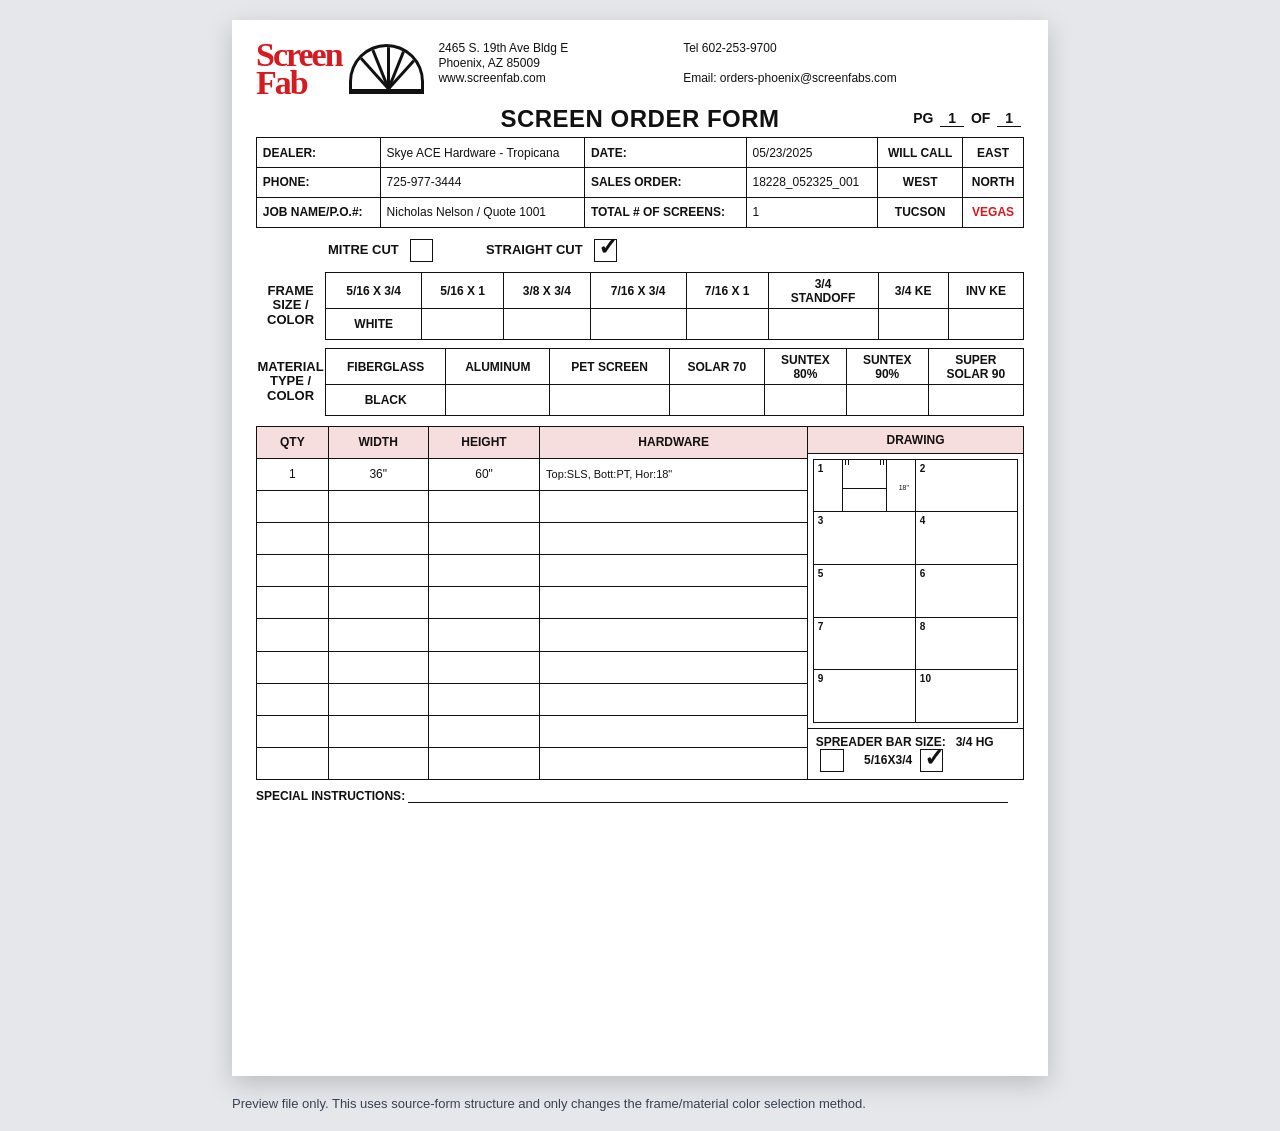
<file: vendor-window-form-preview.html>
<!doctype html>
<html lang="en">
<head>
  <meta charset="utf-8" />
  <meta name="viewport" content="width=device-width, initial-scale=1" />
  <title>Vendor Window Screen Form Preview</title>
  <style>
    :root{
      --ink:#111;
      --line:#111;
      --soft:#f7dede;
      --red:#d71920;
    }
    *{box-sizing:border-box}
    body{margin:0;background:#e5e7eb;font-family:Arial,Helvetica,sans-serif;color:var(--ink)}
    .page{width:8.5in;min-height:11in;margin:20px auto;background:#fff;padding:.22in .25in .22in .25in;box-shadow:0 8px 24px rgba(0,0,0,.18)}
    .top{display:grid;grid-template-columns:1.75in 2.4in 1fr;align-items:start;gap:.15in;margin-bottom:.08in}
    .logo{display:flex;align-items:flex-start;gap:.08in}
    .sf{font-family:Georgia,serif;color:var(--red);font-weight:700;font-size:34px;line-height:.82;letter-spacing:-2px}
    .arch{width:.95in;height:.52in;border:3px solid #111;border-bottom-width:5px;border-radius:.55in .55in 0 0;position:relative;margin-top:.03in;overflow:hidden}
    .arch:before,.arch:after{content:"";position:absolute;background:#111;bottom:0;left:50%;transform-origin:bottom center;width:3px;height:.55in}
    .arch:before{transform:rotate(-42deg)}.arch:after{transform:rotate(42deg)}
    .arch span{position:absolute;bottom:0;left:50%;width:3px;height:.55in;background:#111;transform-origin:bottom center}.arch .a{transform:rotate(-22deg)}.arch .b{transform:rotate(0deg)}.arch .c{transform:rotate(22deg)}
    .addr,.contact{font-size:12px;line-height:1.25}.contact{text-align:left}
    h1{text-align:center;font-size:24px;letter-spacing:.5px;margin:.02in 0 .05in 0}.pg{float:right;font-size:14px;font-weight:700;margin-top:-.28in}.pg span{display:inline-block;border-bottom:1px solid #111;min-width:.25in;text-align:center;margin:0 .03in}
    table{border-collapse:collapse;width:100%}td,th{border:1.5px solid var(--line);padding:.04in .06in;font-size:12px;vertical-align:middle}.label{font-weight:700}.meta td{height:.31in}.branch{text-align:center;font-weight:700}.vegas{color:var(--red)}
    .cut{display:flex;gap:.55in;align-items:center;margin:.12in 0 .10in .75in;font-size:13px;font-weight:700}.box{display:inline-block;width:.24in;height:.24in;border:1.5px solid #111;margin-left:.08in;vertical-align:middle;position:relative}.box.checked:after{content:"✓";position:absolute;font-size:24px;line-height:.19in;left:.03in;top:-.02in}
    .side-label-row{display:grid;grid-template-columns:.72in 1fr;align-items:stretch;margin-top:.08in}.side-label{font-weight:700;font-size:13px;line-height:1.15;display:flex;align-items:center;justify-content:center;text-align:center}.choice th{height:.32in;font-size:12px;text-align:center;font-weight:700}.choice td{height:.32in;text-align:center;font-size:12px}.choice .fill{font-weight:700}
    .line-area{display:grid;grid-template-columns:1fr 2.25in;margin-top:.10in}.lines th,.lines td{height:.285in;text-align:center}.lines th{background:var(--soft);font-size:12px}.lines .notes{text-align:left;font-size:11px;white-space:nowrap}.drawing-wrap{border:1.5px solid #111;border-left:0}.drawing-head{height:.285in;background:var(--soft);border-bottom:1.5px solid #111;text-align:center;font-weight:700;font-size:12px;line-height:.285in}.drawing-box{height:2.85in;padding:.05in}.diagram-grid{display:grid;grid-template-columns:1fr 1fr;grid-template-rows:repeat(5,1fr);width:100%;height:100%;border:1.5px solid #111;border-right:0;border-bottom:0}.diagram-cell{position:relative;border-right:1.5px solid #111;border-bottom:1.5px solid #111;display:flex;align-items:center;justify-content:center;overflow:hidden}.diagram-num{position:absolute;left:.04in;top:.03in;font-size:10px;font-weight:700}.mini-screen{width:.47in;height:.72in;border:1.5px solid #111;position:relative}.mini-screen:before,.mini-screen:after{content:"SLS";position:absolute;top:-.12in;font-size:6px;font-weight:700}.mini-screen:before{left:-.01in}.mini-screen:after{right:-.01in}.crossbar{position:absolute;left:0;right:0;top:54%;border-top:1.5px solid #111}.pt{position:absolute;bottom:-.14in;font-size:6px;font-weight:700}.pt.left{left:.04in}.pt.right{right:.04in}.tab{position:absolute;bottom:-.08in;width:.045in;height:.09in;border:1.2px solid #111;border-top:0;border-radius:0 0 4px 4px}.tab.left{left:.07in}.tab.right{right:.07in}.spring{position:absolute;top:.025in;width:.035in;height:.11in;border-left:1.1px solid #111;border-right:1.1px solid #111}.spring.left{left:.025in}.spring.right{right:.025in}.dim18{position:absolute;right:-.24in;top:47%;font-size:7px}.spreader{border-top:1.5px solid #111;padding:.07in .08in;font-size:12px;font-weight:700}.spreader .box{margin:0 .18in 0 .05in}
    .comments{margin-top:.08in;font-size:12px}.comment-line{display:inline-block;border-bottom:1px solid #111;width:6.25in;height:.16in;vertical-align:bottom}
    .print-note{width:8.5in;margin:0 auto 20px;color:#374151;font-size:13px}
    @media print{body{background:#fff}.page{box-shadow:none;margin:0;width:8.5in;min-height:11in}.print-note{display:none}}
  </style>
</head>
<body>
  <div class="page">
    <div class="top">
      <div class="logo"><div class="sf">Screen<br>Fab</div><div class="arch"><span class="a"></span><span class="b"></span><span class="c"></span></div></div>
      <div class="addr">2465 S. 19th Ave Bldg E<br>Phoenix, AZ 85009<br>www.screenfab.com</div>
      <div class="contact">Tel 602-253-9700<br><br>Email: orders-phoenix@screenfabs.com</div>
    </div>
    <h1>SCREEN ORDER FORM</h1>
    <div class="pg">PG <span>1</span> OF <span>1</span></div>

    <table class="meta">
      <tr><td class="label">DEALER:</td><td>Skye ACE Hardware - Tropicana</td><td class="label">DATE:</td><td>05/23/2025</td><td class="branch">WILL CALL</td><td class="branch">EAST</td></tr>
      <tr><td class="label">PHONE:</td><td>725-977-3444</td><td class="label">SALES ORDER:</td><td>18228_052325_001</td><td class="branch">WEST</td><td class="branch">NORTH</td></tr>
      <tr><td class="label">JOB NAME/P.O.#:</td><td>Nicholas Nelson / Quote 1001</td><td class="label">TOTAL # OF SCREENS:</td><td>1</td><td class="branch">TUCSON</td><td class="branch vegas">VEGAS</td></tr>
    </table>

    <div class="cut"><span>MITRE CUT <span class="box"></span></span><span>STRAIGHT CUT <span class="box checked"></span></span></div>

    <div class="side-label-row">
      <div class="side-label">FRAME<br>SIZE / COLOR</div>
      <table class="choice">
        <tr><th>5/16 X 3/4</th><th>5/16 X 1</th><th>3/8 X 3/4</th><th>7/16 X 3/4</th><th>7/16 X 1</th><th>3/4<br>STANDOFF</th><th>3/4 KE</th><th>INV KE</th></tr>
        <tr><td class="fill">WHITE</td><td></td><td></td><td></td><td></td><td></td><td></td><td></td></tr>
      </table>
    </div>

    <div class="side-label-row">
      <div class="side-label">MATERIAL<br>TYPE / COLOR</div>
      <table class="choice">
        <tr><th>FIBERGLASS</th><th>ALUMINUM</th><th>PET SCREEN</th><th>SOLAR 70</th><th>SUNTEX<br>80%</th><th>SUNTEX<br>90%</th><th>SUPER<br>SOLAR 90</th></tr>
        <tr><td class="fill">BLACK</td><td></td><td></td><td></td><td></td><td></td><td></td></tr>
      </table>
    </div>

    <div class="line-area">
      <table class="lines">
        <tr><th>QTY</th><th>WIDTH</th><th>HEIGHT</th><th>HARDWARE</th></tr>
        <tr><td>1</td><td>36&quot;</td><td>60&quot;</td><td class="notes">Top:SLS, Bott:PT, Hor:18&quot;</td></tr>
        <tr><td></td><td></td><td></td><td></td></tr><tr><td></td><td></td><td></td><td></td></tr><tr><td></td><td></td><td></td><td></td></tr><tr><td></td><td></td><td></td><td></td></tr>
        <tr><td></td><td></td><td></td><td></td></tr><tr><td></td><td></td><td></td><td></td></tr><tr><td></td><td></td><td></td><td></td></tr><tr><td></td><td></td><td></td><td></td></tr><tr><td></td><td></td><td></td><td></td></tr>
      </table>
      <div class="drawing-wrap">
        <div class="drawing-head">DRAWING</div>
        <div class="drawing-box">
          <div class="diagram-grid">
            <div class="diagram-cell"><div class="diagram-num">1</div><div class="mini-screen"><div class="spring left"></div><div class="spring right"></div><div class="crossbar"></div><div class="tab left"></div><div class="tab right"></div><span class="pt left">PT</span><span class="pt right">PT</span><span class="dim18">18&quot;</span></div></div>
            <div class="diagram-cell"><div class="diagram-num">2</div></div>
            <div class="diagram-cell"><div class="diagram-num">3</div></div>
            <div class="diagram-cell"><div class="diagram-num">4</div></div>
            <div class="diagram-cell"><div class="diagram-num">5</div></div>
            <div class="diagram-cell"><div class="diagram-num">6</div></div>
            <div class="diagram-cell"><div class="diagram-num">7</div></div>
            <div class="diagram-cell"><div class="diagram-num">8</div></div>
            <div class="diagram-cell"><div class="diagram-num">9</div></div>
            <div class="diagram-cell"><div class="diagram-num">10</div></div>
          </div>
        </div>
        <div class="spreader">SPREADER BAR SIZE:&nbsp;&nbsp; 3/4 HG <span class="box"></span> 5/16X3/4 <span class="box checked"></span></div>
      </div>
    </div>
    <div class="comments"><strong>SPECIAL INSTRUCTIONS:</strong> <span class="comment-line"></span></div>
  </div>
  <div class="print-note">Preview file only. This uses source-form structure and only changes the frame/material color selection method.</div>
</body>
</html>
</file>
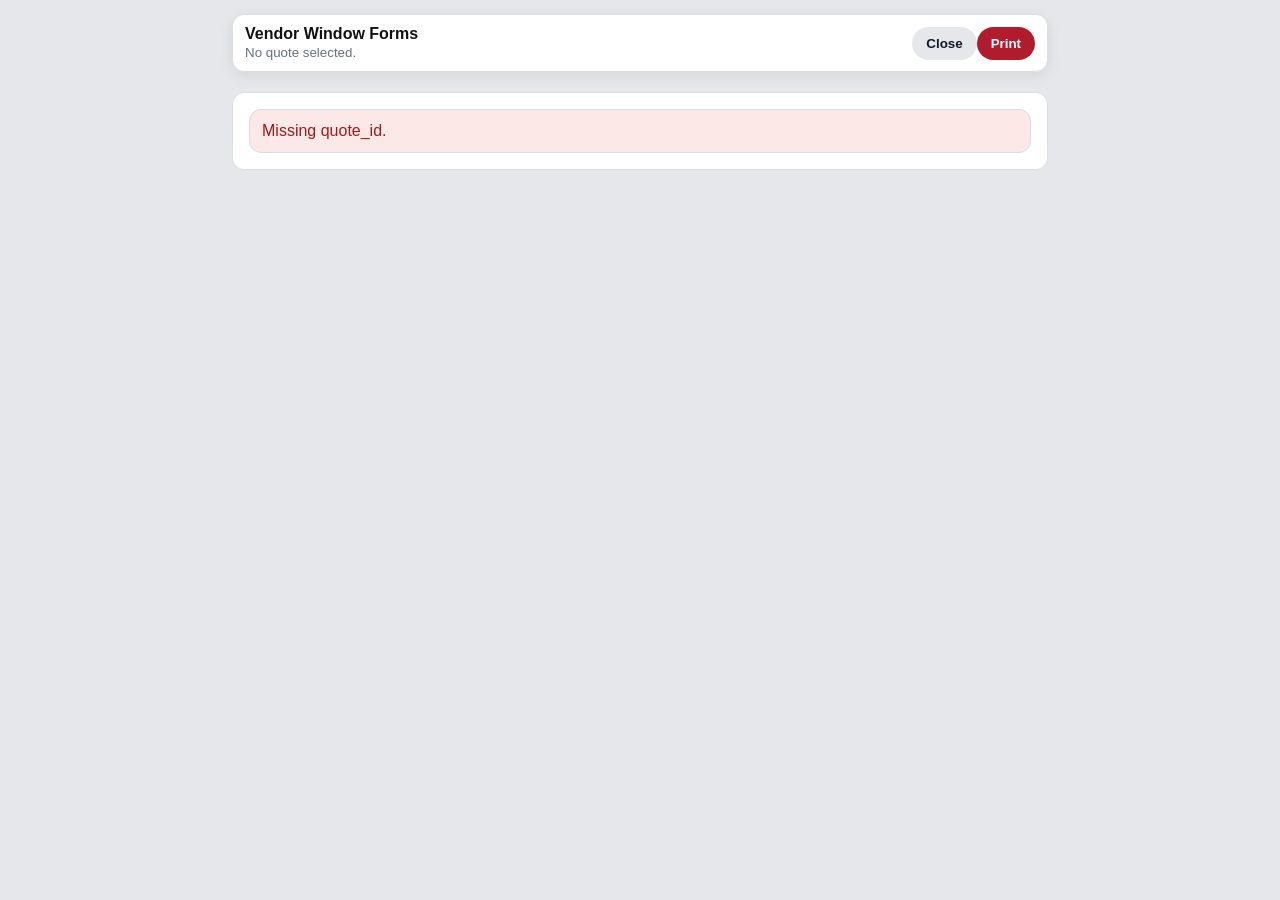
<file: vendor-window-form.html>
<!doctype html>
<html lang="en">
<head>
  <meta charset="utf-8" />
  <meta name="viewport" content="width=device-width, initial-scale=1" />
  <title>Vendor Window Screen Forms</title>
  <style>
    :root{--ink:#111;--line:#111;--soft:#f7dede;--red:#d71920}
    *{box-sizing:border-box}
    body{margin:0;background:#e5e7eb;font-family:Arial,Helvetica,sans-serif;color:var(--ink)}
    .toolbar{max-width:8.5in;margin:14px auto 0;display:flex;justify-content:space-between;gap:10px;align-items:center;background:#fff;border:1px solid #d8dde6;border-radius:12px;padding:10px 12px;box-shadow:0 4px 14px rgba(17,24,39,.08)}
    .toolbar button{border:0;border-radius:999px;padding:9px 14px;background:#b01c2e;color:#fff;font-weight:700;cursor:pointer}.toolbar .secondary{background:#e5e7eb;color:#111827}.toolbar small{color:#667085}.page{width:8.5in;min-height:11in;margin:20px auto;background:#fff;padding:.22in .25in;box-shadow:0 8px 24px rgba(0,0,0,.18);page-break-after:always}
    .top{display:grid;grid-template-columns:1.75in 2.4in 1fr;align-items:start;gap:.15in;margin-bottom:.08in}.logo{display:flex;align-items:flex-start;gap:.08in}.sf{font-family:Georgia,serif;color:var(--red);font-weight:700;font-size:34px;line-height:.82;letter-spacing:-2px}.arch{width:.95in;height:.52in;border:3px solid #111;border-bottom-width:5px;border-radius:.55in .55in 0 0;position:relative;margin-top:.03in;overflow:hidden}.arch:before,.arch:after{content:"";position:absolute;background:#111;bottom:0;left:50%;transform-origin:bottom center;width:3px;height:.55in}.arch:before{transform:rotate(-42deg)}.arch:after{transform:rotate(42deg)}.arch span{position:absolute;bottom:0;left:50%;width:3px;height:.55in;background:#111;transform-origin:bottom center}.arch .a{transform:rotate(-22deg)}.arch .b{transform:rotate(0deg)}.arch .c{transform:rotate(22deg)}.addr,.contact{font-size:12px;line-height:1.25}.contact{text-align:left}h1{text-align:center;font-size:24px;letter-spacing:.5px;margin:.02in 0 .05in}.pg{float:right;font-size:14px;font-weight:700;margin-top:-.28in}.pg span{display:inline-block;border-bottom:1px solid #111;min-width:.25in;text-align:center;margin:0 .03in}table{border-collapse:collapse;width:100%}td,th{border:1.5px solid var(--line);padding:.04in .06in;font-size:12px;vertical-align:middle}.label{font-weight:700}.meta td{height:.31in}.branch{text-align:center;font-weight:700}.vegas{color:var(--red)}.cut{display:flex;gap:.55in;align-items:center;margin:.12in 0 .10in .75in;font-size:13px;font-weight:700}.box{display:inline-block;width:.24in;height:.24in;border:1.5px solid #111;margin-left:.08in;vertical-align:middle;position:relative}.box.checked:after{content:"✓";position:absolute;font-size:24px;line-height:.19in;left:.03in;top:-.02in}.side-label-row{display:grid;grid-template-columns:.72in 1fr;align-items:stretch;margin-top:.08in}.side-label{font-weight:700;font-size:13px;line-height:1.15;display:flex;align-items:center;justify-content:center;text-align:center}.choice th{height:.32in;font-size:12px;text-align:center;font-weight:700}.choice td{height:.32in;text-align:center;font-size:12px}.choice .fill{font-weight:700}.line-area{display:grid;grid-template-columns:1fr 2.25in;margin-top:.10in}.lines th,.lines td{height:.52in;text-align:center}.lines th{background:var(--soft);font-size:12px}.lines .notes{text-align:left;font-size:11px;white-space:nowrap}.drawing-wrap{border:1.5px solid #111;border-left:0}.drawing-head{height:.52in;background:var(--soft);border-bottom:1.5px solid #111;text-align:center;font-weight:700;font-size:12px;line-height:.52in}.drawing-box{height:4.50in;padding:.05in}.diagram-grid{display:grid;grid-template-columns:1fr 1fr;grid-template-rows:repeat(5,1fr);height:100%;width:100%;border-top:1.5px solid var(--line);border-left:1.5px solid var(--line)}.diagram-cell{position:relative;border-right:1.5px solid var(--line);border-bottom:1.5px solid var(--line);background:#fff;display:flex;align-items:center;justify-content:center}.diagram-num{position:absolute;top:.035in;left:.045in;font-size:11px;font-weight:700;line-height:1}.diagram-frame{width:.62in;height:.68in;border:1.4px solid var(--line);position:relative;background:#fff}.diagram-frame.blank{opacity:.85}.crossbar-line{position:absolute;left:0;right:0;top:52%;border-top:1.3px solid var(--line)}.crossbar-line.vertical{top:0;bottom:0;left:50%;right:auto;border-top:0;border-left:1.3px solid var(--line)}.hw-badge{position:absolute;width:.165in;height:.115in;border:.8px solid var(--line);border-radius:999px;background:#fff;font-size:4.8px;font-weight:700;line-height:.102in;text-align:center}.spreader-table{height:.70in;border-top:1.5px solid #111}.spreader-table td{border:0;font-size:12px;text-align:center;font-weight:700;padding:.02in .04in}.spreader-title{height:.27in}.spreader-option{height:.43in}.spreader-table .box{margin:0 0 0 .08in}.comments{margin-top:.08in;font-size:12px}.comment-line{display:inline-block;border-bottom:1px solid #111;width:6.25in;height:.16in;vertical-align:bottom}.shell{width:8.5in;margin:20px auto;background:#fff;border:1px solid #d8dde6;border-radius:12px;padding:16px}.notice{border-radius:12px;padding:12px;border:1px solid #d8dde6}.notice.bad{background:#fde8e8;color:#9b1c1c}.notice.warn{background:#fff4dc;color:#805000}@media print{body{background:#fff}.toolbar{display:none}.page{box-shadow:none;margin:0;width:8.5in;min-height:11in}.page:last-child{page-break-after:auto}}
  </style>
</head>
<body>
  <div class="toolbar"><div><strong>Vendor Window Forms</strong><br><small id="statusText">Loading...</small></div><div><button class="secondary" onclick="window.close()">Close</button><button onclick="window.print()">Print</button></div></div>
  <div id="vendorFormRoot"><main class="shell"><div class="notice warn">Loading vendor form...</div></main></div>
  <script src="vendor-window-form.js"></script>
  <script>
    const api='https://screen-ordering-api.nnelson.workers.dev';
    const sessionKey='screen_admin_staff_session';
    const qs=new URLSearchParams(location.search);
    const quoteId=qs.get('quote_id')||'';
    const root=document.getElementById('vendorFormRoot');
    const statusText=document.getElementById('statusText');
    function getSession(){try{return JSON.parse(sessionStorage.getItem(sessionKey)||'null')||{}}catch(e){return{}}}
    function token(){return getSession().token||''}
    async function load(){
      if(!quoteId){root.innerHTML='<main class="shell"><div class="notice bad">Missing quote_id.</div></main>';statusText.textContent='No quote selected.';return}
      const t=token();
      if(!t){root.innerHTML='<main class="shell"><div class="notice bad">No staff session found. Open this from the staff dashboard after signing in.</div></main>';statusText.textContent='Not signed in.';return}
      statusText.textContent='Loading quote '+quoteId+'...';
      const headers={'Content-Type':'application/json'};headers['Author'+'ization']='Bear'+'er '+t;
      const res=await fetch(api+'/api/quote/admin-view',{method:'POST',headers,body:JSON.stringify({quote_id:quoteId})});
      const data=await res.json().catch(()=>({}));
      if(!res.ok||!data.ok){root.innerHTML='<main class="shell"><div class="notice bad">Unable to load quote: '+String(data.error||('HTTP '+res.status))+'</div></main>';statusText.textContent='Load failed.';return}
      root.innerHTML=VendorWindowForms.render(data.quote,data.items||[]);
      statusText.textContent='Loaded quote '+quoteId+'. Use Print to save as PDF or print.';
    }
    load().catch(err=>{root.innerHTML='<main class="shell"><div class="notice bad">Vendor form failed: '+String(err.message||err)+'</div></main>';statusText.textContent='Error.'});
  </script>
</body>
</html>
</file>
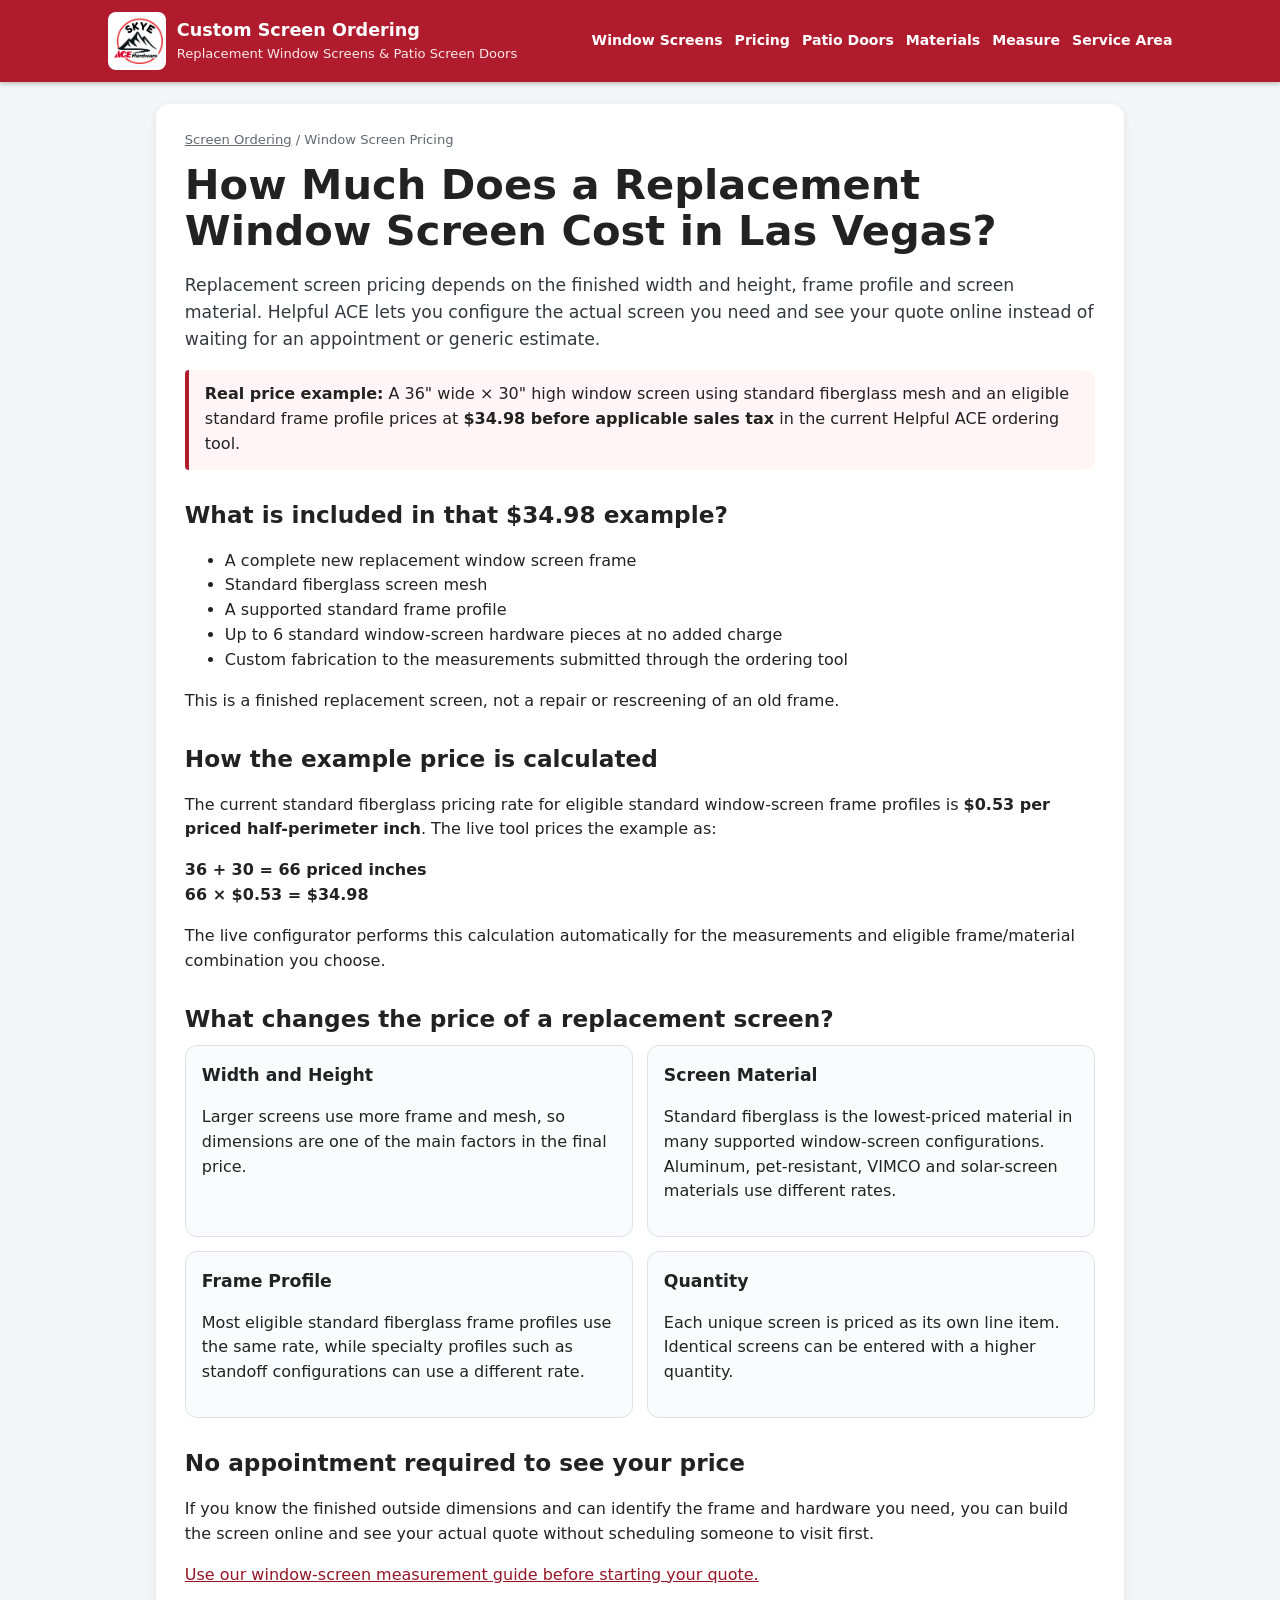
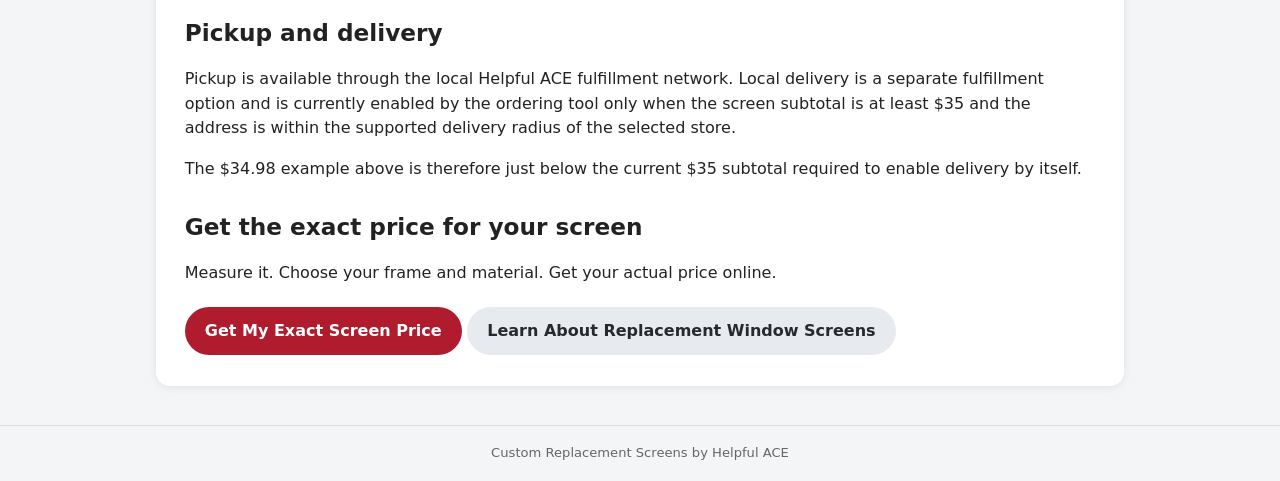
<file: window-screen-pricing-las-vegas.html>
<!doctype html><html lang="en-US"><head><meta charset="utf-8"><meta name="viewport" content="width=device-width,initial-scale=1"><title>Window Screen Pricing Las Vegas | Custom Replacement Screens | Helpful ACE</title><meta name="description" content="See a real Helpful ACE custom replacement window screen price example and learn what affects window screen pricing in Las Vegas before getting your exact quote online."><meta name="robots" content="index,follow,max-image-preview:large"><link rel="canonical" href="https://screens.helpful.place/window-screen-pricing-las-vegas"><meta property="og:type" content="website"><meta property="og:title" content="Window Screen Pricing Las Vegas | Helpful ACE"><meta property="og:description" content="A 36 x 30 standard fiberglass replacement window screen can price at $34.98 before tax. Enter your measurements to get your exact price online."><meta property="og:url" content="https://screens.helpful.place/window-screen-pricing-las-vegas"><meta property="og:image" content="https://screens.helpful.place/skye_ace_logo.png"><link rel="stylesheet" href="/seo-pages.css"><script type="application/ld+json">{"@context":"https://schema.org","@type":"Service","name":"Custom Replacement Window Screen Pricing","serviceType":"Online custom replacement window screen quoting","provider":{"@type":"Organization","name":"Helpful ACE","url":"https://www.helpful.place/"},"areaServed":{"@type":"Place","name":"Las Vegas Valley, Nevada"},"url":"https://screens.helpful.place/window-screen-pricing-las-vegas"}</script></head><body><header class="seo-header"><div class="seo-header-inner"><a class="seo-brand" href="/"><img src="/skye_ace_logo.png" alt="Skye ACE Hardware"><div><strong>Custom Screen Ordering</strong><span>Replacement Window Screens & Patio Screen Doors</span></div></a><nav class="seo-nav"><a href="/window-screens-las-vegas">Window Screens</a><a href="/window-screen-pricing-las-vegas">Pricing</a><a href="/patio-screen-doors-las-vegas">Patio Doors</a><a href="/screen-materials">Materials</a><a href="/how-to-measure-window-screen">Measure</a><a href="/las-vegas-valley-service-area">Service Area</a></nav></div></header><main class="seo-main"><article class="seo-card"><div class="breadcrumbs"><a href="/">Screen Ordering</a> / Window Screen Pricing</div><h1>How Much Does a Replacement Window Screen Cost in Las Vegas?</h1><p class="seo-lead">Replacement screen pricing depends on the finished width and height, frame profile and screen material. Helpful ACE lets you configure the actual screen you need and see your quote online instead of waiting for an appointment or generic estimate.</p><div class="seo-note"><strong>Real price example:</strong> A 36&quot; wide × 30&quot; high window screen using standard fiberglass mesh and an eligible standard frame profile prices at <strong>$34.98 before applicable sales tax</strong> in the current Helpful ACE ordering tool.</div><h2>What is included in that $34.98 example?</h2><ul><li>A complete new replacement window screen frame</li><li>Standard fiberglass screen mesh</li><li>A supported standard frame profile</li><li>Up to 6 standard window-screen hardware pieces at no added charge</li><li>Custom fabrication to the measurements submitted through the ordering tool</li></ul><p>This is a finished replacement screen, not a repair or rescreening of an old frame.</p><h2>How the example price is calculated</h2><p>The current standard fiberglass pricing rate for eligible standard window-screen frame profiles is <strong>$0.53 per priced half-perimeter inch</strong>. The live tool prices the example as:</p><p><strong>36 + 30 = 66 priced inches</strong><br><strong>66 × $0.53 = $34.98</strong></p><p>The live configurator performs this calculation automatically for the measurements and eligible frame/material combination you choose.</p><h2>What changes the price of a replacement screen?</h2><div class="seo-grid"><div class="seo-tile"><h3>Width and Height</h3><p>Larger screens use more frame and mesh, so dimensions are one of the main factors in the final price.</p></div><div class="seo-tile"><h3>Screen Material</h3><p>Standard fiberglass is the lowest-priced material in many supported window-screen configurations. Aluminum, pet-resistant, VIMCO and solar-screen materials use different rates.</p></div><div class="seo-tile"><h3>Frame Profile</h3><p>Most eligible standard fiberglass frame profiles use the same rate, while specialty profiles such as standoff configurations can use a different rate.</p></div><div class="seo-tile"><h3>Quantity</h3><p>Each unique screen is priced as its own line item. Identical screens can be entered with a higher quantity.</p></div></div><h2>No appointment required to see your price</h2><p>If you know the finished outside dimensions and can identify the frame and hardware you need, you can build the screen online and see your actual quote without scheduling someone to visit first.</p><p><a href="/how-to-measure-window-screen">Use our window-screen measurement guide before starting your quote.</a></p><h2>Pickup and delivery</h2><p>Pickup is available through the local Helpful ACE fulfillment network. Local delivery is a separate fulfillment option and is currently enabled by the ordering tool only when the screen subtotal is at least $35 and the address is within the supported delivery radius of the selected store.</p><p>The $34.98 example above is therefore just below the current $35 subtotal required to enable delivery by itself.</p><h2>Get the exact price for your screen</h2><p>Measure it. Choose your frame and material. Get your actual price online.</p><a class="seo-cta" href="/">Get My Exact Screen Price</a><a class="seo-cta secondary" href="/window-screens-las-vegas">Learn About Replacement Window Screens</a></article></main><footer class="seo-footer">Custom Replacement Screens by Helpful ACE</footer></body></html>
</file>
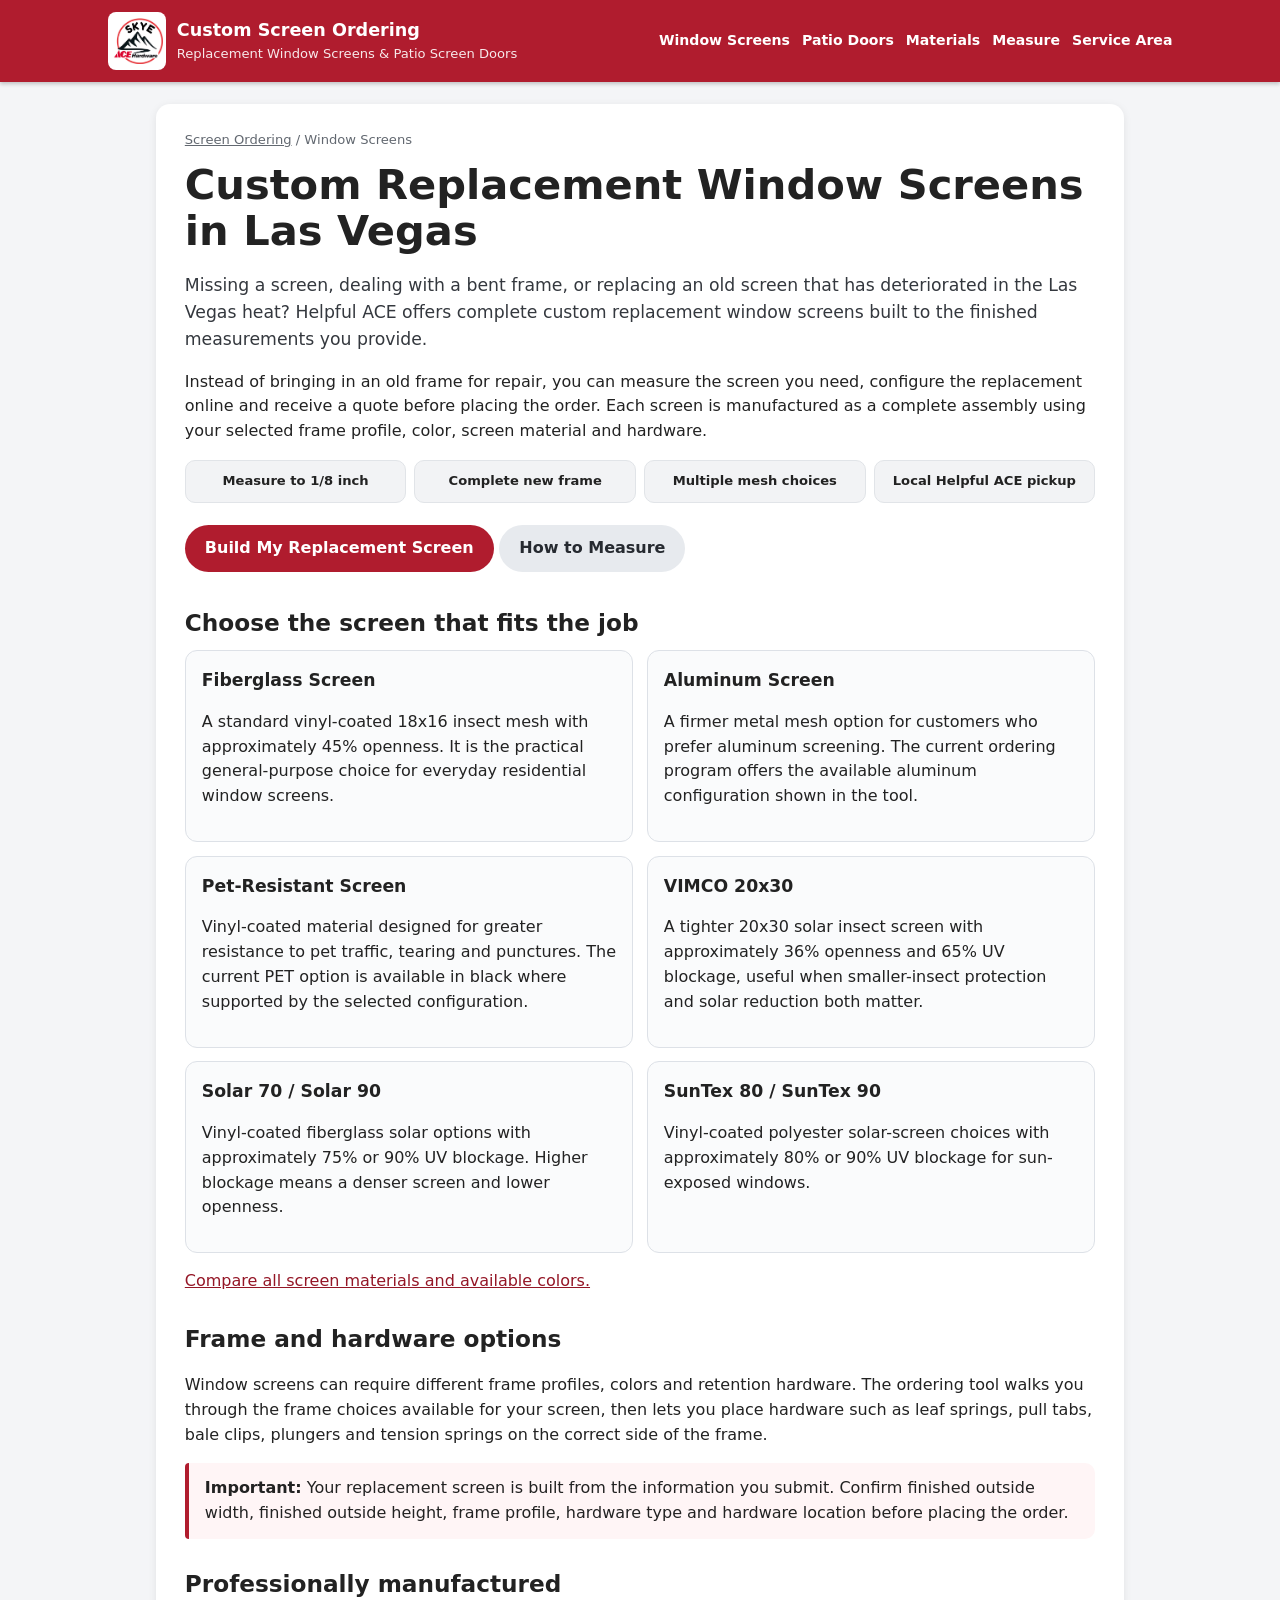
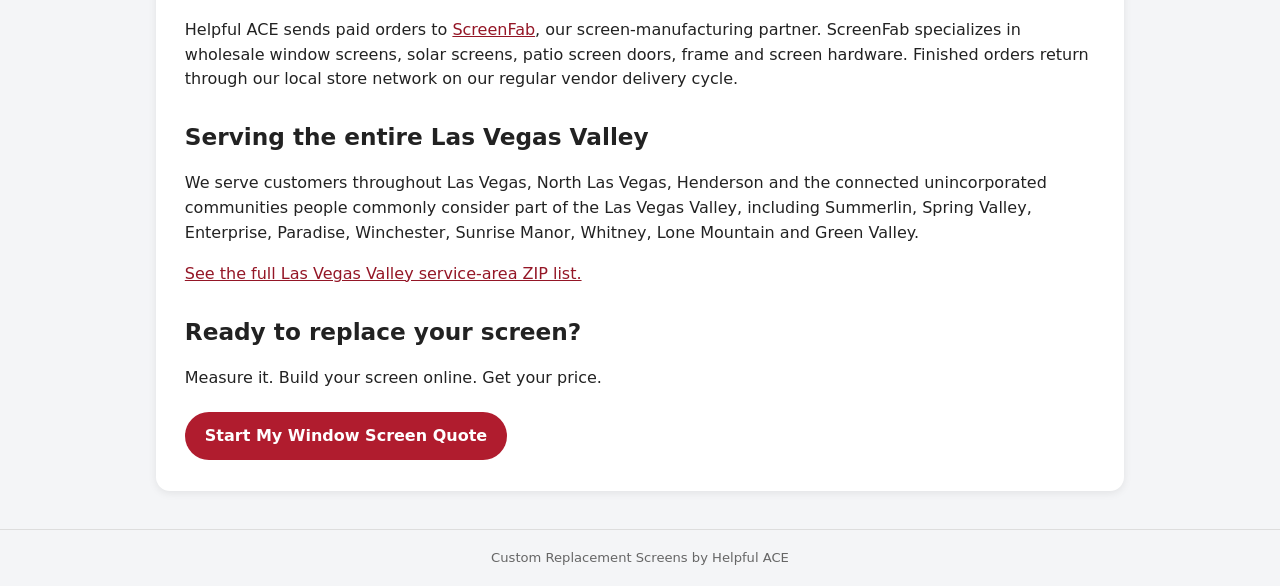
<file: window-screens-las-vegas.html>
<!doctype html><html lang="en-US"><head><meta charset="utf-8"><meta name="viewport" content="width=device-width,initial-scale=1"><title>Custom Window Screens Las Vegas | Replacement Screens | Helpful ACE</title><meta name="description" content="Order complete replacement window screens in the Las Vegas Valley. Choose frame size, color, mesh and hardware, enter your measurements and get your Helpful ACE quote online."><meta name="robots" content="index,follow,max-image-preview:large"><link rel="canonical" href="https://screens.helpful.place/window-screens-las-vegas"><meta property="og:type" content="website"><meta property="og:title" content="Custom Window Screens Las Vegas | Helpful ACE"><meta property="og:description" content="Measure your opening, choose the frame, screen material and hardware, and quote a complete replacement window screen online."><meta property="og:url" content="https://screens.helpful.place/window-screens-las-vegas"><meta property="og:image" content="https://screens.helpful.place/skye_ace_logo.png"><link rel="stylesheet" href="/seo-pages.css"><script type="application/ld+json">{"@context":"https://schema.org","@type":"Service","name":"Custom Replacement Window Screens","serviceType":"Complete replacement window screens built to customer-provided measurements","provider":{"@type":"Organization","name":"Helpful ACE","url":"https://www.helpful.place/"},"areaServed":{"@type":"Place","name":"Las Vegas Valley, Nevada"},"url":"https://screens.helpful.place/window-screens-las-vegas"}</script></head><body><header class="seo-header"><div class="seo-header-inner"><a class="seo-brand" href="/"><img src="/skye_ace_logo.png" alt="Skye ACE Hardware"><div><strong>Custom Screen Ordering</strong><span>Replacement Window Screens & Patio Screen Doors</span></div></a><nav class="seo-nav"><a href="/window-screens-las-vegas">Window Screens</a><a href="/patio-screen-doors-las-vegas">Patio Doors</a><a href="/screen-materials">Materials</a><a href="/how-to-measure-window-screen">Measure</a><a href="/las-vegas-valley-service-area">Service Area</a></nav></div></header><main class="seo-main"><article class="seo-card"><div class="breadcrumbs"><a href="/">Screen Ordering</a> / Window Screens</div><h1>Custom Replacement Window Screens in Las Vegas</h1><p class="seo-lead">Missing a screen, dealing with a bent frame, or replacing an old screen that has deteriorated in the Las Vegas heat? Helpful ACE offers complete custom replacement window screens built to the finished measurements you provide.</p><p>Instead of bringing in an old frame for repair, you can measure the screen you need, configure the replacement online and receive a quote before placing the order. Each screen is manufactured as a complete assembly using your selected frame profile, color, screen material and hardware.</p><div class="trust-strip"><span>Measure to 1/8 inch</span><span>Complete new frame</span><span>Multiple mesh choices</span><span>Local Helpful ACE pickup</span></div><a class="seo-cta" href="/">Build My Replacement Screen</a><a class="seo-cta secondary" href="/how-to-measure-window-screen">How to Measure</a><h2>Choose the screen that fits the job</h2><div class="seo-grid"><div class="seo-tile"><h3>Fiberglass Screen</h3><p>A standard vinyl-coated 18x16 insect mesh with approximately 45% openness. It is the practical general-purpose choice for everyday residential window screens.</p></div><div class="seo-tile"><h3>Aluminum Screen</h3><p>A firmer metal mesh option for customers who prefer aluminum screening. The current ordering program offers the available aluminum configuration shown in the tool.</p></div><div class="seo-tile"><h3>Pet-Resistant Screen</h3><p>Vinyl-coated material designed for greater resistance to pet traffic, tearing and punctures. The current PET option is available in black where supported by the selected configuration.</p></div><div class="seo-tile"><h3>VIMCO 20x30</h3><p>A tighter 20x30 solar insect screen with approximately 36% openness and 65% UV blockage, useful when smaller-insect protection and solar reduction both matter.</p></div><div class="seo-tile"><h3>Solar 70 / Solar 90</h3><p>Vinyl-coated fiberglass solar options with approximately 75% or 90% UV blockage. Higher blockage means a denser screen and lower openness.</p></div><div class="seo-tile"><h3>SunTex 80 / SunTex 90</h3><p>Vinyl-coated polyester solar-screen choices with approximately 80% or 90% UV blockage for sun-exposed windows.</p></div></div><p><a href="/screen-materials">Compare all screen materials and available colors.</a></p><h2>Frame and hardware options</h2><p>Window screens can require different frame profiles, colors and retention hardware. The ordering tool walks you through the frame choices available for your screen, then lets you place hardware such as leaf springs, pull tabs, bale clips, plungers and tension springs on the correct side of the frame.</p><div class="seo-note"><strong>Important:</strong> Your replacement screen is built from the information you submit. Confirm finished outside width, finished outside height, frame profile, hardware type and hardware location before placing the order.</div><h2>Professionally manufactured</h2><p>Helpful ACE sends paid orders to <a href="https://screenfabs.com/" rel="noopener">ScreenFab</a>, our screen-manufacturing partner. ScreenFab specializes in wholesale window screens, solar screens, patio screen doors, frame and screen hardware. Finished orders return through our local store network on our regular vendor delivery cycle.</p><h2>Serving the entire Las Vegas Valley</h2><p>We serve customers throughout Las Vegas, North Las Vegas, Henderson and the connected unincorporated communities people commonly consider part of the Las Vegas Valley, including Summerlin, Spring Valley, Enterprise, Paradise, Winchester, Sunrise Manor, Whitney, Lone Mountain and Green Valley.</p><p><a href="/las-vegas-valley-service-area">See the full Las Vegas Valley service-area ZIP list.</a></p><h2>Ready to replace your screen?</h2><p>Measure it. Build your screen online. Get your price.</p><a class="seo-cta" href="/">Start My Window Screen Quote</a></article></main><footer class="seo-footer">Custom Replacement Screens by Helpful ACE</footer></body></html>
</file>
<file: seo-pages.css>
*{box-sizing:border-box}html,body{margin:0;padding:0;font-family:system-ui,-apple-system,BlinkMacSystemFont,"Segoe UI",sans-serif;color:#222;background:#f4f5f7;line-height:1.55}a{color:#941626}a:hover{color:#b01c2e}.seo-header{background:#b01c2e;color:#fff;box-shadow:0 2px 4px rgba(0,0,0,.22)}.seo-header-inner{max-width:1100px;margin:auto;padding:.75rem 1.1rem;display:flex;align-items:center;justify-content:space-between;gap:1rem}.seo-brand{display:flex;align-items:center;gap:.7rem;color:#fff;text-decoration:none}.seo-brand img{width:58px;height:58px;object-fit:contain;background:#fff;border-radius:8px;padding:3px}.seo-brand strong{display:block;font-size:1.1rem}.seo-brand span{display:block;font-size:.82rem;opacity:.9}.seo-nav{display:flex;flex-wrap:wrap;gap:.75rem}.seo-nav a{color:#fff;text-decoration:none;font-size:.88rem;font-weight:650}.seo-main{max-width:1000px;margin:1.4rem auto 2.4rem;padding:0 1rem}.seo-card{background:#fff;border-radius:14px;padding:1.6rem 1.8rem;box-shadow:0 2px 8px rgba(0,0,0,.08);margin-bottom:1rem}.seo-card h1{font-size:clamp(1.8rem,5vw,2.6rem);line-height:1.12;margin:.2rem 0 .9rem}.seo-card h2{font-size:1.45rem;margin:1.7rem 0 .55rem}.seo-card h3{font-size:1.08rem;margin:1.15rem 0 .3rem}.seo-lead{font-size:1.08rem;color:#34383e}.seo-cta{display:inline-flex;align-items:center;justify-content:center;background:#b01c2e;color:#fff!important;text-decoration:none;font-weight:750;border-radius:999px;padding:.72rem 1.25rem;min-height:44px;margin:.35rem .35rem .35rem 0}.seo-cta.secondary{background:#e7eaee;color:#262a30!important}.seo-grid{display:grid;grid-template-columns:repeat(2,minmax(0,1fr));gap:.85rem}.seo-tile{border:1px solid #dde1e7;background:#fafbfc;border-radius:12px;padding:1rem}.seo-tile h3{margin-top:0}.seo-note{border-left:4px solid #b01c2e;background:#fff5f6;padding:.8rem 1rem;border-radius:4px 10px 10px 4px}.trust-strip{display:grid;grid-template-columns:repeat(4,minmax(0,1fr));gap:.5rem;margin:1rem 0}.trust-strip span{background:#f2f3f5;border:1px solid #e1e4e8;border-radius:10px;padding:.65rem;text-align:center;font-size:.82rem;font-weight:650}.zip-list{font-size:.88rem;line-height:1.7;overflow-wrap:anywhere}.breadcrumbs{font-size:.82rem;color:#626870;margin-bottom:.7rem}.breadcrumbs a{color:#626870}.seo-footer{border-top:1px solid #ddd;padding:1.1rem;color:#666;text-align:center;font-size:.82rem}.steps{counter-reset:step;list-style:none;padding:0}.steps li{counter-increment:step;margin:.8rem 0;padding:.8rem 1rem .8rem 3.2rem;border:1px solid #e0e3e8;border-radius:12px;position:relative;background:#fafbfc}.steps li:before{content:counter(step);position:absolute;left:1rem;top:.72rem;width:1.55rem;height:1.55rem;border-radius:50%;display:grid;place-items:center;background:#b01c2e;color:#fff;font-weight:800;font-size:.8rem}details{border-top:1px solid #e4e6ea;padding:.75rem 0}summary{cursor:pointer;font-weight:700}@media(max-width:760px){.seo-header-inner{align-items:flex-start;flex-direction:column}.seo-nav{gap:.6rem}.seo-grid,.trust-strip{grid-template-columns:1fr}.seo-card{padding:1.25rem}.seo-main{margin-top:.9rem}}
</file>
